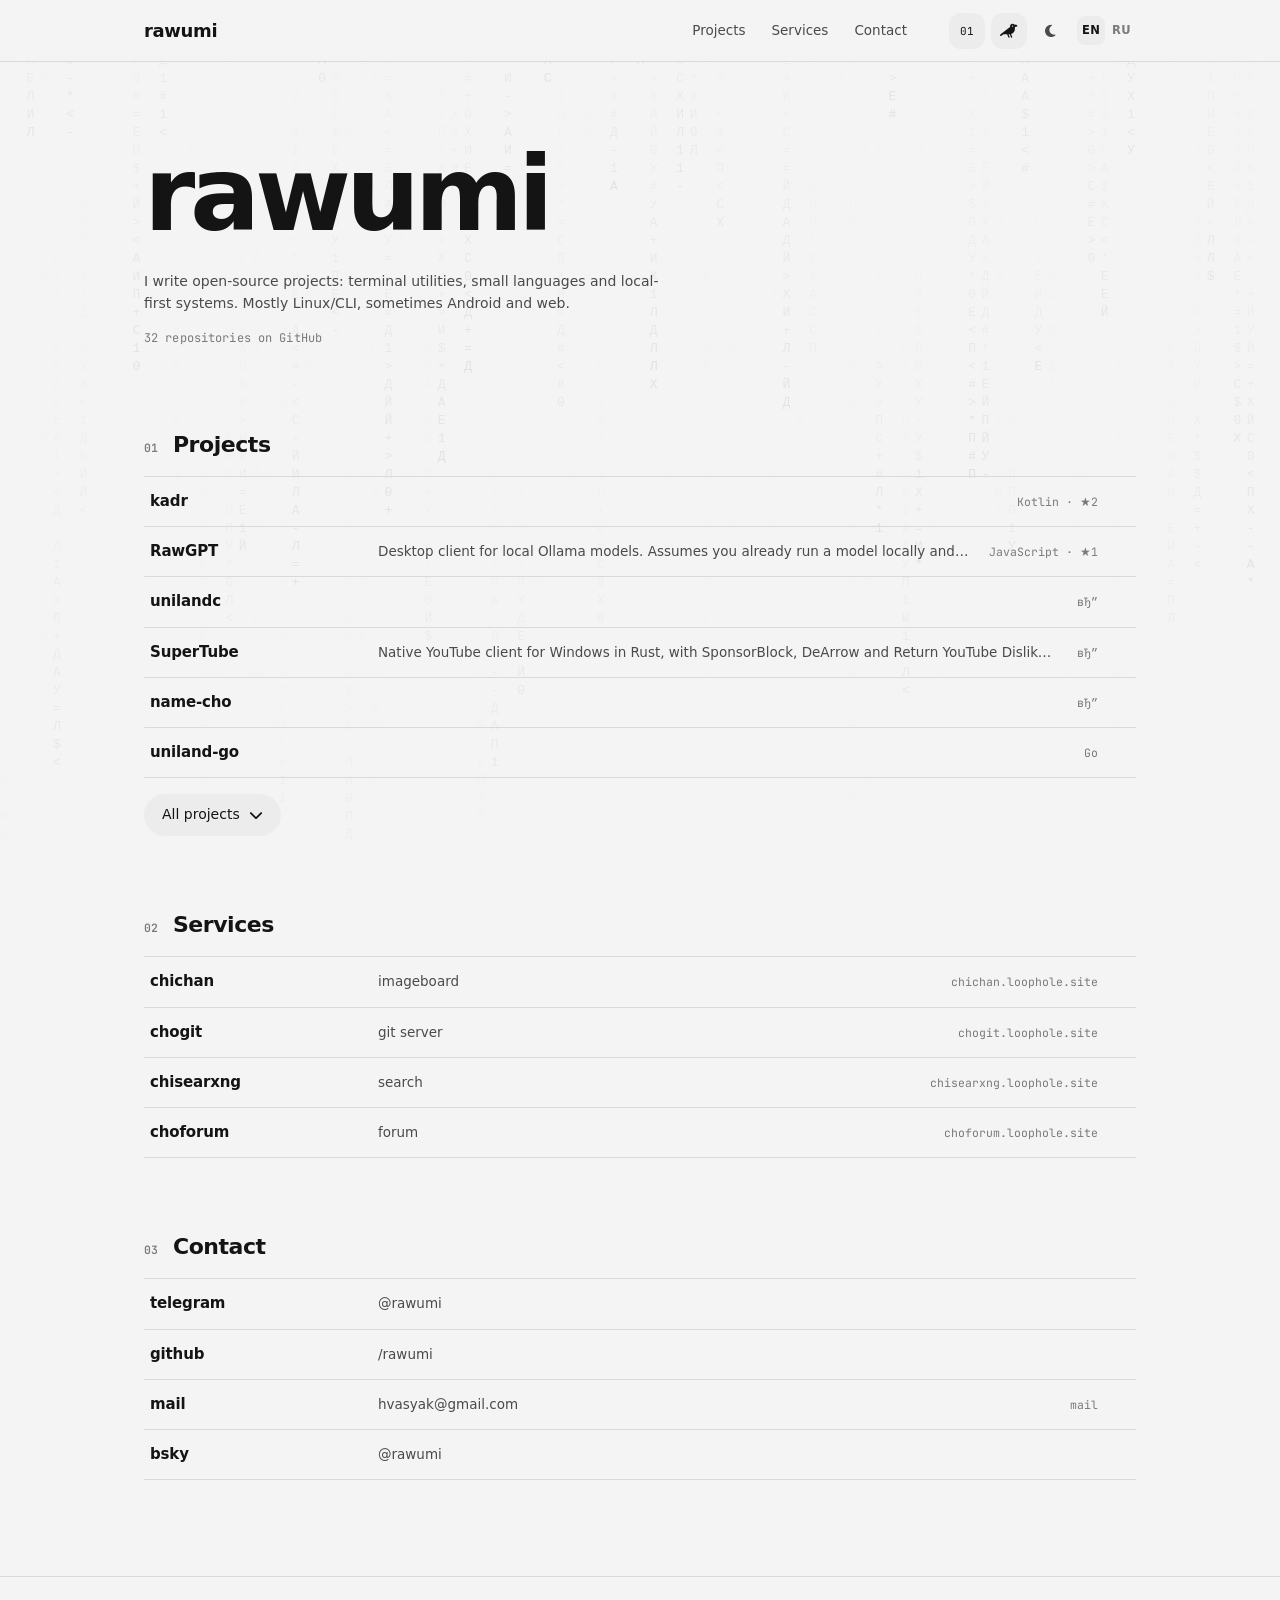
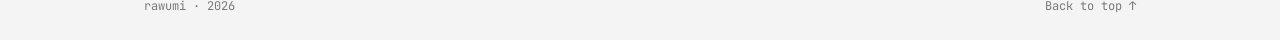
<file: index.html>
<!DOCTYPE html>
<html lang="en">
<head>
<meta charSet="utf-8"/>
<meta name="viewport" content="width=device-width, initial-scale=1"/>
<title>@rawumi</title>
<meta name="description" content="rawumi — projects, services and links."/>
<meta name="theme-color" content="#0f0f0f" media="(prefers-color-scheme: dark)"/>
<meta name="theme-color" content="#f4f4f4" media="(prefers-color-scheme: light)"/>
<link rel="icon" href="assets/favicon.svg" type="image/svg+xml"/>
<link rel="stylesheet" href="assets/jetbrains-mono.css?v=1795276804"/>
<link rel="stylesheet" href="assets/fontawesome-subset.css?v=1795276804"/>
<link rel="stylesheet" href="assets/fx.css?v=1795276804"/>
<link rel="stylesheet" href="assets/m3.css?v=1795276804"/>
</head>
<body id="top">

<canvas class="rain" id="rain" aria-hidden="true"></canvas>

<header class="site-head">
<div class="wrap head-inner">
<a class="brand" href="index.html">rawumi</a>
<nav class="head-links" id="siteNav" aria-label="Sections"></nav>
<div class="head-actions">
<button class="icon-btn" id="matrixBtn" type="button" aria-pressed="true" aria-label="Matrix rain" title="Matrix rain"><span class="mono">01</span></button>
<button class="icon-btn" id="particlesBtn" type="button" aria-pressed="true" aria-label="Click particles" title="Click particles"><i class="fas fa-wand-magic-sparkles"></i></button>
<button class="icon-btn" id="themeBtn" type="button" aria-label="Theme" title="Theme"><i class="fas fa-moon"></i></button>
<div class="lang" id="langSeg" role="group" aria-label="Language">
<button type="button" data-lang="en">EN</button>
<button type="button" data-lang="ru">RU</button>
</div>
</div>
</div>
</header>

<main class="wrap">
<section class="hero">
<h1 class="hero-title" id="heroHandle">rawumi</h1>
<p class="hero-lead" id="heroTagline"></p>
<p class="hero-meta mono" id="heroMeta"></p>
</section>

<section class="sec" id="projects">
<h2 class="sec-title"><span class="idx mono">01</span><span data-i18n="projectsTitle">Projects</span></h2>
<ul class="rows" id="projectsGrid"></ul>
<div class="more" id="viewMoreWrap"></div>
</section>

<section class="sec" id="services">
<h2 class="sec-title"><span class="idx mono">02</span><span data-i18n="servicesTitle">Services</span></h2>
<ul class="rows" id="servicesGrid"></ul>
</section>

<section class="sec" id="contact">
<h2 class="sec-title"><span class="idx mono">03</span><span data-i18n="contactTitle">Contact</span></h2>
<ul class="rows" id="contactGrid"></ul>
</section>
</main>

<footer class="foot">
<div class="wrap foot-inner">
<span class="mono">rawumi · <span id="year">2026</span></span>
<a class="mono foot-up" href="#top"><span data-i18n="backTop">Back to top</span> ↑</a>
</div>
</footer>

<nav class="dock" id="dock" aria-label="Sections"></nav>

<script src="data.js?v=1795276804"></script>
<script src="app.js?v=1795276804"></script>
<script src="assets/fx.js?v=1795276804"></script>
<script type="module" src="assets/matrix-boot.js?v=1795276804"></script>
</body>
</html>
</file>
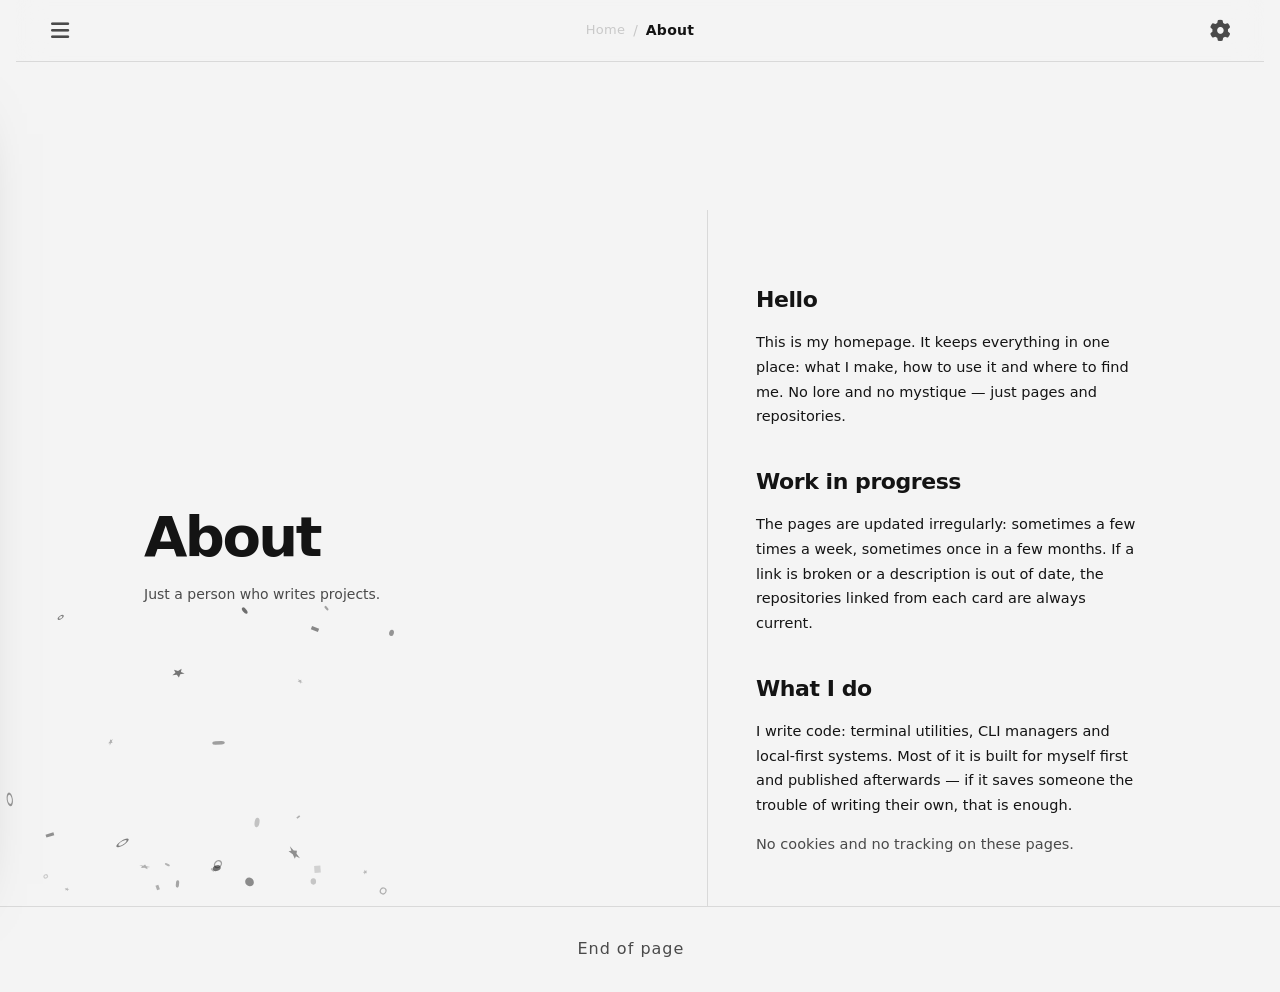
<file: about.html>
<!DOCTYPE html>
<html lang="en">
<head>
<meta charSet="utf-8"/>
<meta name="viewport" content="width=device-width, initial-scale=1"/>
<title>about · rawumi</title>
<meta name="description" content="the person behind these pages."/>
<link rel="icon" href="assets/favicon.svg" type="image/svg+xml"/>
<link rel="stylesheet" href="assets/jetbrains-mono.css?v=1795276803"/>
<link rel="stylesheet" href="assets/fontawesome-subset.css?v=1795276803"/>
<link rel="stylesheet" href="assets/style.css?v=1795276803"/>
<link rel="stylesheet" href="assets/docs.css?v=1795276803"/>
<link rel="stylesheet" href="assets/fx.css?v=1795276803"/>
<link rel="stylesheet" href="assets/m3.css?v=1795276803"/>
</head>
<body>
<div class="SideNav-module__W2m5EW__overlay" id="sideOverlay" aria-hidden="true"></div>
<aside class="SideNav-module__W2m5EW__sideNav" id="sideNav">
<nav class="SideNav-module__W2m5EW__navList" id="sideNavList"></nav>
</aside>
<div class="TopBar-module__hfKmSa__topBar">
<div class="TopBar-module__hfKmSa__leftSlot">
<div class="TopBar-module__hfKmSa__settingsBtnWrap">
<button class="TopBar-module__hfKmSa__settingsBtn" id="navBtn" aria-label="Open navigation"><i class="fas fa-bars"></i></button>
<span class="TopBar-module__hfKmSa__tooltip TopBar-module__hfKmSa__tooltipRight" data-i18n="navigation">Navigation</span>
</div>
</div>
<nav class="TopBar-module__hfKmSa__breadcrumb" aria-label="breadcrumb">
<span class="TopBar-module__hfKmSa__breadcrumbItem TopBar-module__hfKmSa__breadcrumbItemHidden"><a class="TopBar-module__hfKmSa__breadcrumbPrev" href="index.html" data-i18n="navHomeLabel">Home</a></span><span class="TopBar-module__hfKmSa__breadcrumbItem"><span class="TopBar-module__hfKmSa__breadcrumbSep">/</span><span class="TopBar-module__hfKmSa__breadcrumbCurrent" data-i18n="aboutTitle">About</span></span>
</nav>
<div class="TopBar-module__hfKmSa__rightControls">
<div class="TopBar-module__hfKmSa__settingsBtnWrap">
<button class="TopBar-module__hfKmSa__settingsBtn" id="settingsBtn" aria-label="Settings"><i class="fas fa-cog"></i></button>
<span class="TopBar-module__hfKmSa__tooltip" id="settingsTooltip" data-i18n="preferences">Preferences</span>
</div>
<div class="TopBar-module__hfKmSa__popup" id="settingsPopup">
<div class="TopBar-module__hfKmSa__popupSection">
<div class="TopBar-module__hfKmSa__popupTitle" data-i18n="theme">Theme</div>
<div class="TopBar-module__hfKmSa__optionRow">
<button class="TopBar-module__hfKmSa__optionBtn js-theme-btn" data-theme="auto">Auto</button>
<button class="TopBar-module__hfKmSa__optionBtn js-theme-btn" data-theme="light" aria-label="Light"><i class="fas fa-sun"></i></button>
<button class="TopBar-module__hfKmSa__optionBtn js-theme-btn" data-theme="dark" aria-label="Dark"><i class="fas fa-moon"></i></button>
</div>
</div>
<div class="TopBar-module__hfKmSa__popupSection">
<div class="TopBar-module__hfKmSa__popupTitle" data-i18n="language">Language</div>
<div class="TopBar-module__hfKmSa__optionRow">
<button class="TopBar-module__hfKmSa__optionBtn js-lang-btn" data-lang="en">EN</button>
<button class="TopBar-module__hfKmSa__optionBtn js-lang-btn" data-lang="ru">RU</button>
</div>
</div>
<div class="TopBar-module__hfKmSa__popupSection">
<div class="TopBar-module__hfKmSa__popupTitle" data-i18n="effects">Effects</div>
<div class="TopBar-module__hfKmSa__optionRow">
<div class="TopBar-module__hfKmSa__settingsBtnWrap">
<button class="TopBar-module__hfKmSa__optionBtn" id="particlesBtn" type="button" aria-label="Click particles"><i class="fas fa-wand-magic-sparkles"></i></button>
<span class="TopBar-module__hfKmSa__tooltip" data-i18n="particles">Click particles</span>
</div>
</div>
</div>
</div>
</div>
</div>
<div class="page-module__E0kJGG__container"><main class="page-module__E0kJGG__main">
<div class="page-module__E0kJGG__introCol">
<h1 class="jelly-drop" data-i18n="aboutTitle">About</h1>
<p class="page-module__E0kJGG__tagline jelly-rise" data-i18n="aboutTagline"></p>
</div>
<div class="page-module__E0kJGG__heroDivider" aria-hidden="true"></div>
<div class="page-module__E0kJGG__prose jelly-rise">
<h2 data-i18n="aboutH1"></h2>
<p data-i18n="aboutP1"></p>
<h2 data-i18n="aboutH2"></h2>
<p data-i18n="aboutP2"></p>
<h2 data-i18n="aboutH3"></h2>
<p data-i18n="aboutP3"></p>
<p class="muted" data-i18n="aboutP4"></p>
</div>
</main>
<footer class="page-module__E0kJGG__footer">
<p id="animated-text"><span data-i18n="endOfPage">End of page</span><span aria-hidden="true" style="display:inline-flex"><span class="animated-dot" style="animation-delay:0s">.</span><span class="animated-dot" style="animation-delay:0.2s">.</span><span class="animated-dot" style="animation-delay:0.4s">.</span></span></p>
</footer>
</div>
<script src="data.js?v=1795276803"></script>
<script src="app.js?v=1795276803"></script>
<script src="assets/fx.js?v=1795276803"></script>
</body>
</html>
</file>
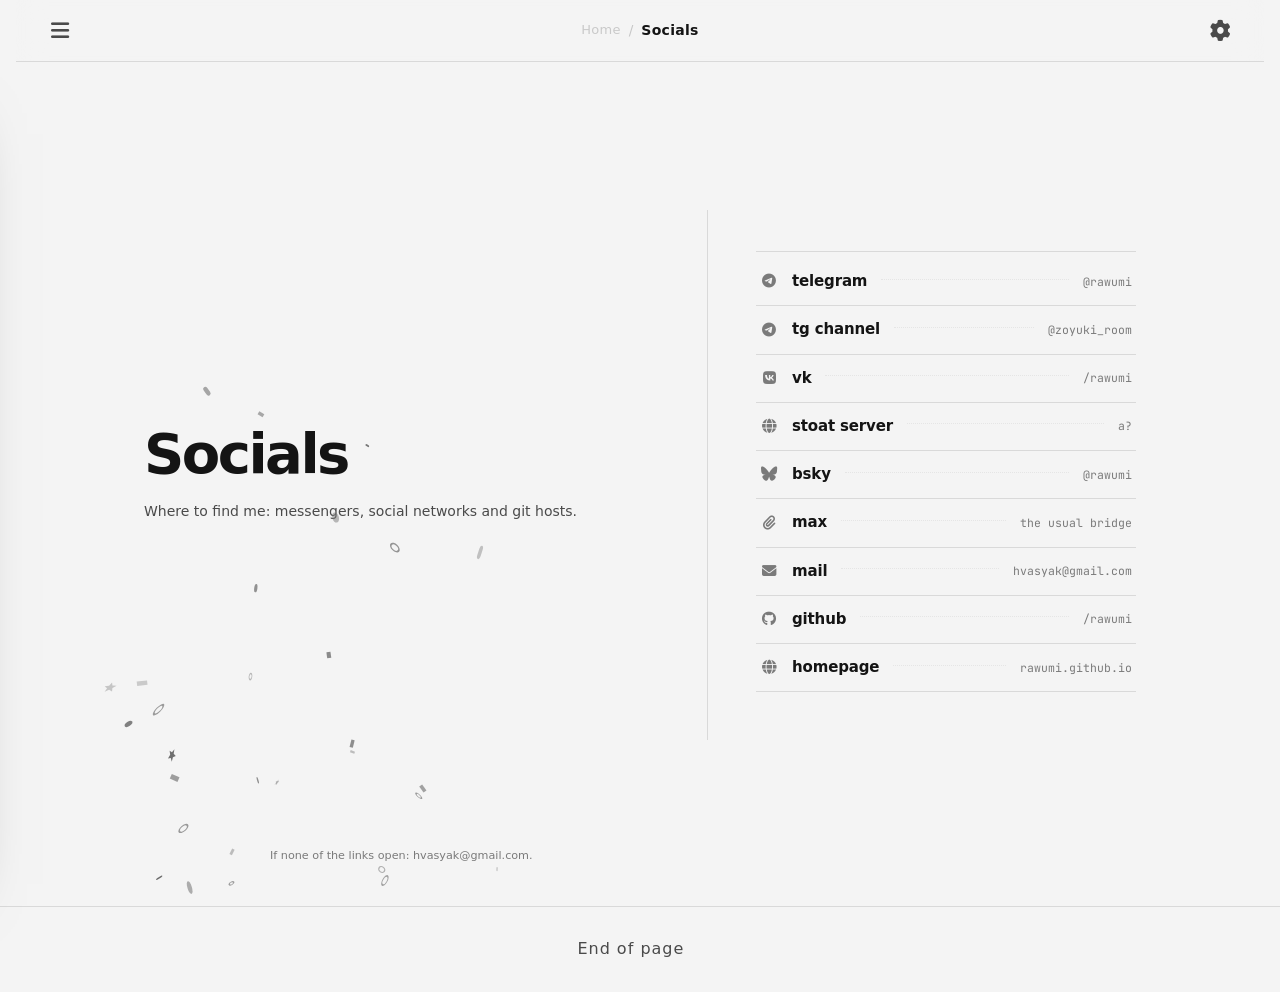
<file: socials.html>
<!DOCTYPE html>
<html lang="en">
<head>
<meta charSet="utf-8"/>
<meta name="viewport" content="width=device-width, initial-scale=1"/>
<title>socials · rawumi</title>
<meta name="description" content="where to find rawumi."/>
<link rel="icon" href="assets/favicon.svg" type="image/svg+xml"/>
<link rel="stylesheet" href="assets/jetbrains-mono.css?v=1795276803"/>
<link rel="stylesheet" href="assets/fontawesome-subset.css?v=1795276803"/>
<link rel="stylesheet" href="assets/style.css?v=1795276803"/>
<link rel="stylesheet" href="assets/docs.css?v=1795276803"/>
<link rel="stylesheet" href="assets/fx.css?v=1795276803"/>
<link rel="stylesheet" href="assets/m3.css?v=1795276803"/>
</head>
<body>
<div class="SideNav-module__W2m5EW__overlay" id="sideOverlay" aria-hidden="true"></div>
<aside class="SideNav-module__W2m5EW__sideNav" id="sideNav">
<nav class="SideNav-module__W2m5EW__navList" id="sideNavList"></nav>
</aside>
<div class="TopBar-module__hfKmSa__topBar">
<div class="TopBar-module__hfKmSa__leftSlot">
<div class="TopBar-module__hfKmSa__settingsBtnWrap">
<button class="TopBar-module__hfKmSa__settingsBtn" id="navBtn" aria-label="Open navigation"><i class="fas fa-bars"></i></button>
<span class="TopBar-module__hfKmSa__tooltip TopBar-module__hfKmSa__tooltipRight" data-i18n="navigation">Navigation</span>
</div>
</div>
<nav class="TopBar-module__hfKmSa__breadcrumb" aria-label="breadcrumb">
<span class="TopBar-module__hfKmSa__breadcrumbItem TopBar-module__hfKmSa__breadcrumbItemHidden"><a class="TopBar-module__hfKmSa__breadcrumbPrev" href="index.html" data-i18n="navHomeLabel">Home</a></span><span class="TopBar-module__hfKmSa__breadcrumbItem"><span class="TopBar-module__hfKmSa__breadcrumbSep">/</span><span class="TopBar-module__hfKmSa__breadcrumbCurrent" data-i18n="socialsTitle">Socials</span></span>
</nav>
<div class="TopBar-module__hfKmSa__rightControls">
<div class="TopBar-module__hfKmSa__settingsBtnWrap">
<button class="TopBar-module__hfKmSa__settingsBtn" id="settingsBtn" aria-label="Settings"><i class="fas fa-cog"></i></button>
<span class="TopBar-module__hfKmSa__tooltip" id="settingsTooltip" data-i18n="preferences">Preferences</span>
</div>
<div class="TopBar-module__hfKmSa__popup" id="settingsPopup">
<div class="TopBar-module__hfKmSa__popupSection">
<div class="TopBar-module__hfKmSa__popupTitle" data-i18n="theme">Theme</div>
<div class="TopBar-module__hfKmSa__optionRow">
<button class="TopBar-module__hfKmSa__optionBtn js-theme-btn" data-theme="auto">Auto</button>
<button class="TopBar-module__hfKmSa__optionBtn js-theme-btn" data-theme="light" aria-label="Light"><i class="fas fa-sun"></i></button>
<button class="TopBar-module__hfKmSa__optionBtn js-theme-btn" data-theme="dark" aria-label="Dark"><i class="fas fa-moon"></i></button>
</div>
</div>
<div class="TopBar-module__hfKmSa__popupSection">
<div class="TopBar-module__hfKmSa__popupTitle" data-i18n="language">Language</div>
<div class="TopBar-module__hfKmSa__optionRow">
<button class="TopBar-module__hfKmSa__optionBtn js-lang-btn" data-lang="en">EN</button>
<button class="TopBar-module__hfKmSa__optionBtn js-lang-btn" data-lang="ru">RU</button>
</div>
</div>
<div class="TopBar-module__hfKmSa__popupSection">
<div class="TopBar-module__hfKmSa__popupTitle" data-i18n="effects">Effects</div>
<div class="TopBar-module__hfKmSa__optionRow">
<div class="TopBar-module__hfKmSa__settingsBtnWrap">
<button class="TopBar-module__hfKmSa__optionBtn" id="particlesBtn" type="button" aria-label="Click particles"><i class="fas fa-wand-magic-sparkles"></i></button>
<span class="TopBar-module__hfKmSa__tooltip" data-i18n="particles">Click particles</span>
</div>
</div>
</div>
</div>
</div>
</div>
<div class="page-module__E0kJGG__container"><main class="page-module__E0kJGG__main">
<div class="page-module__E0kJGG__introCol">
<h1 class="jelly-drop" data-i18n="socialsTitle">Socials</h1>
<p class="page-module__E0kJGG__tagline jelly-rise" data-i18n="socialsTagline"></p>
</div>
<div class="page-module__E0kJGG__heroDivider" aria-hidden="true"></div>
<div class="page-module__E0kJGG__listCard jelly-rise" id="socialsList"></div>
<p class="page-module__E0kJGG__note" id="socialsNote"></p>
</main>
<footer class="page-module__E0kJGG__footer">
<p id="animated-text"><span data-i18n="endOfPage">End of page</span><span aria-hidden="true" style="display:inline-flex"><span class="animated-dot" style="animation-delay:0s">.</span><span class="animated-dot" style="animation-delay:0.2s">.</span><span class="animated-dot" style="animation-delay:0.4s">.</span></span></p>
</footer>
</div>
<script src="data.js?v=1795276803"></script>
<script src="app.js?v=1795276803"></script>
<script src="assets/fx.js?v=1795276803"></script>
</body>
</html>
</file>
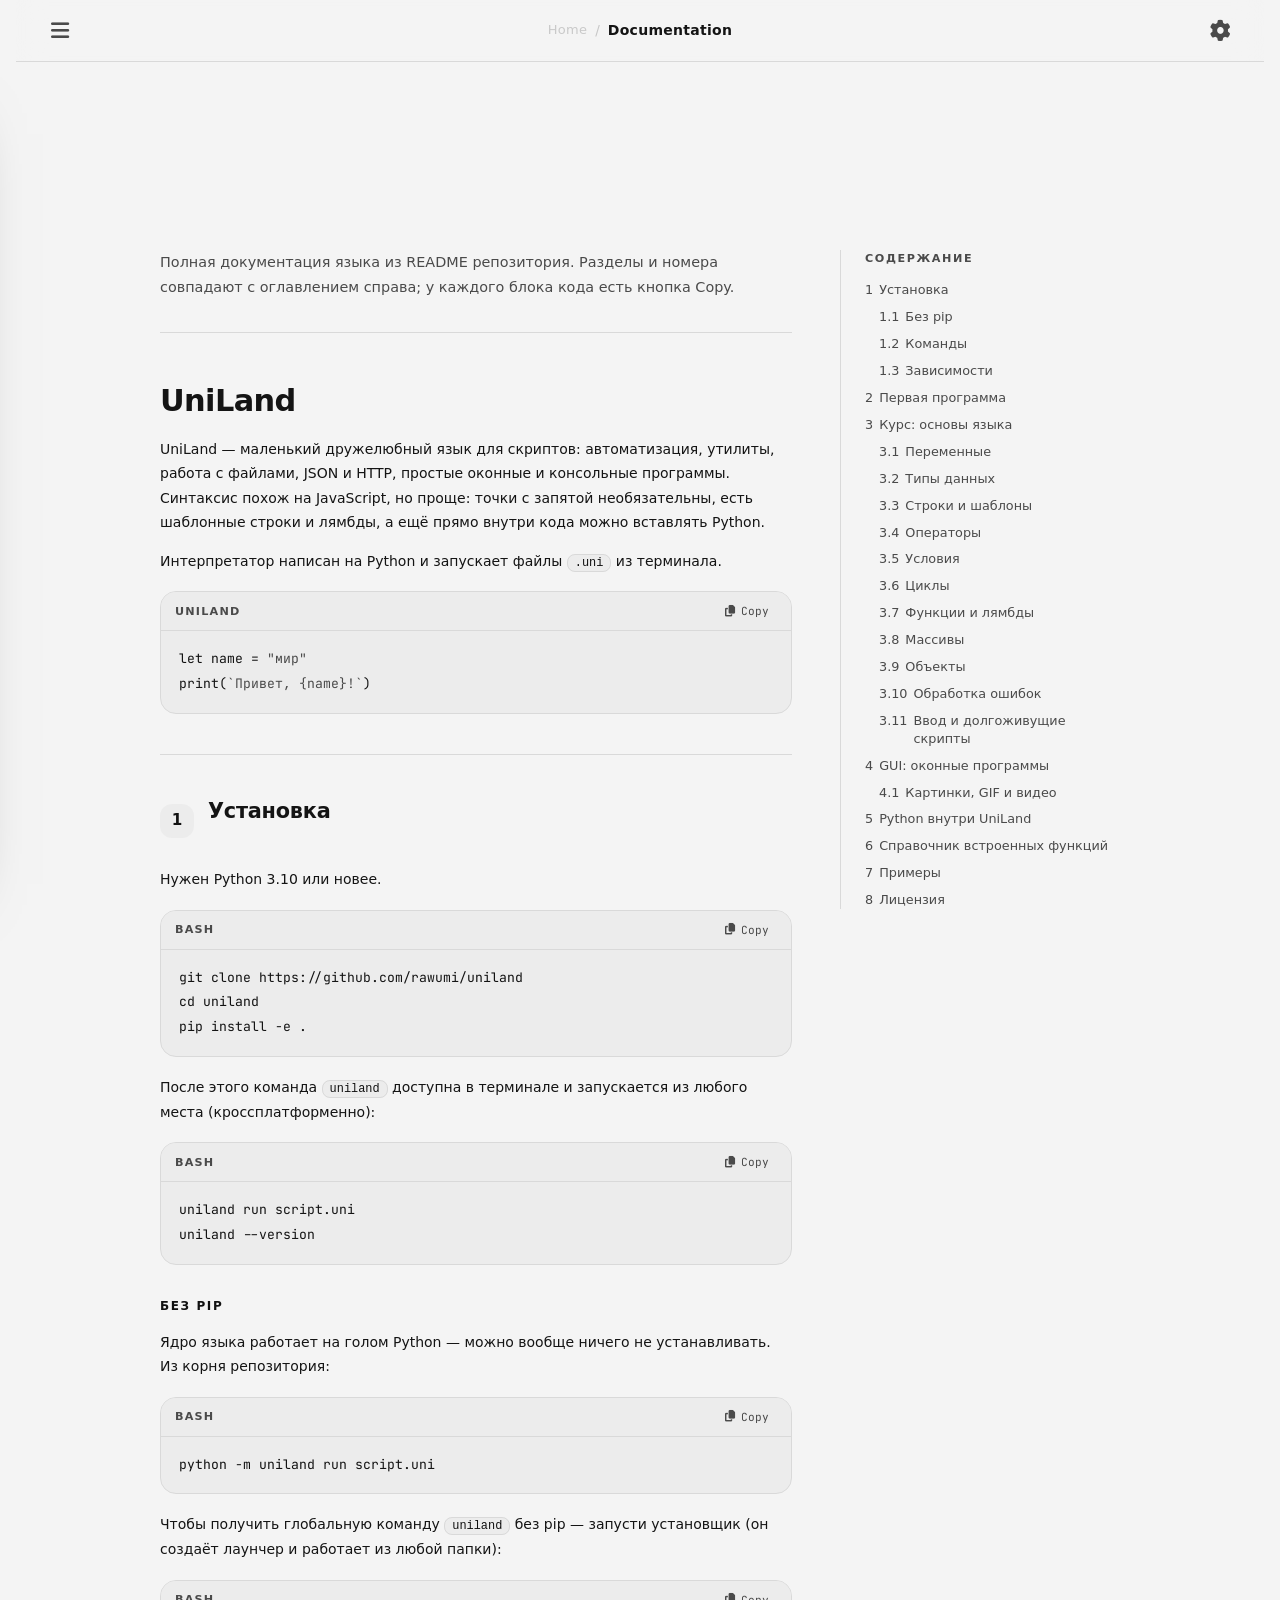
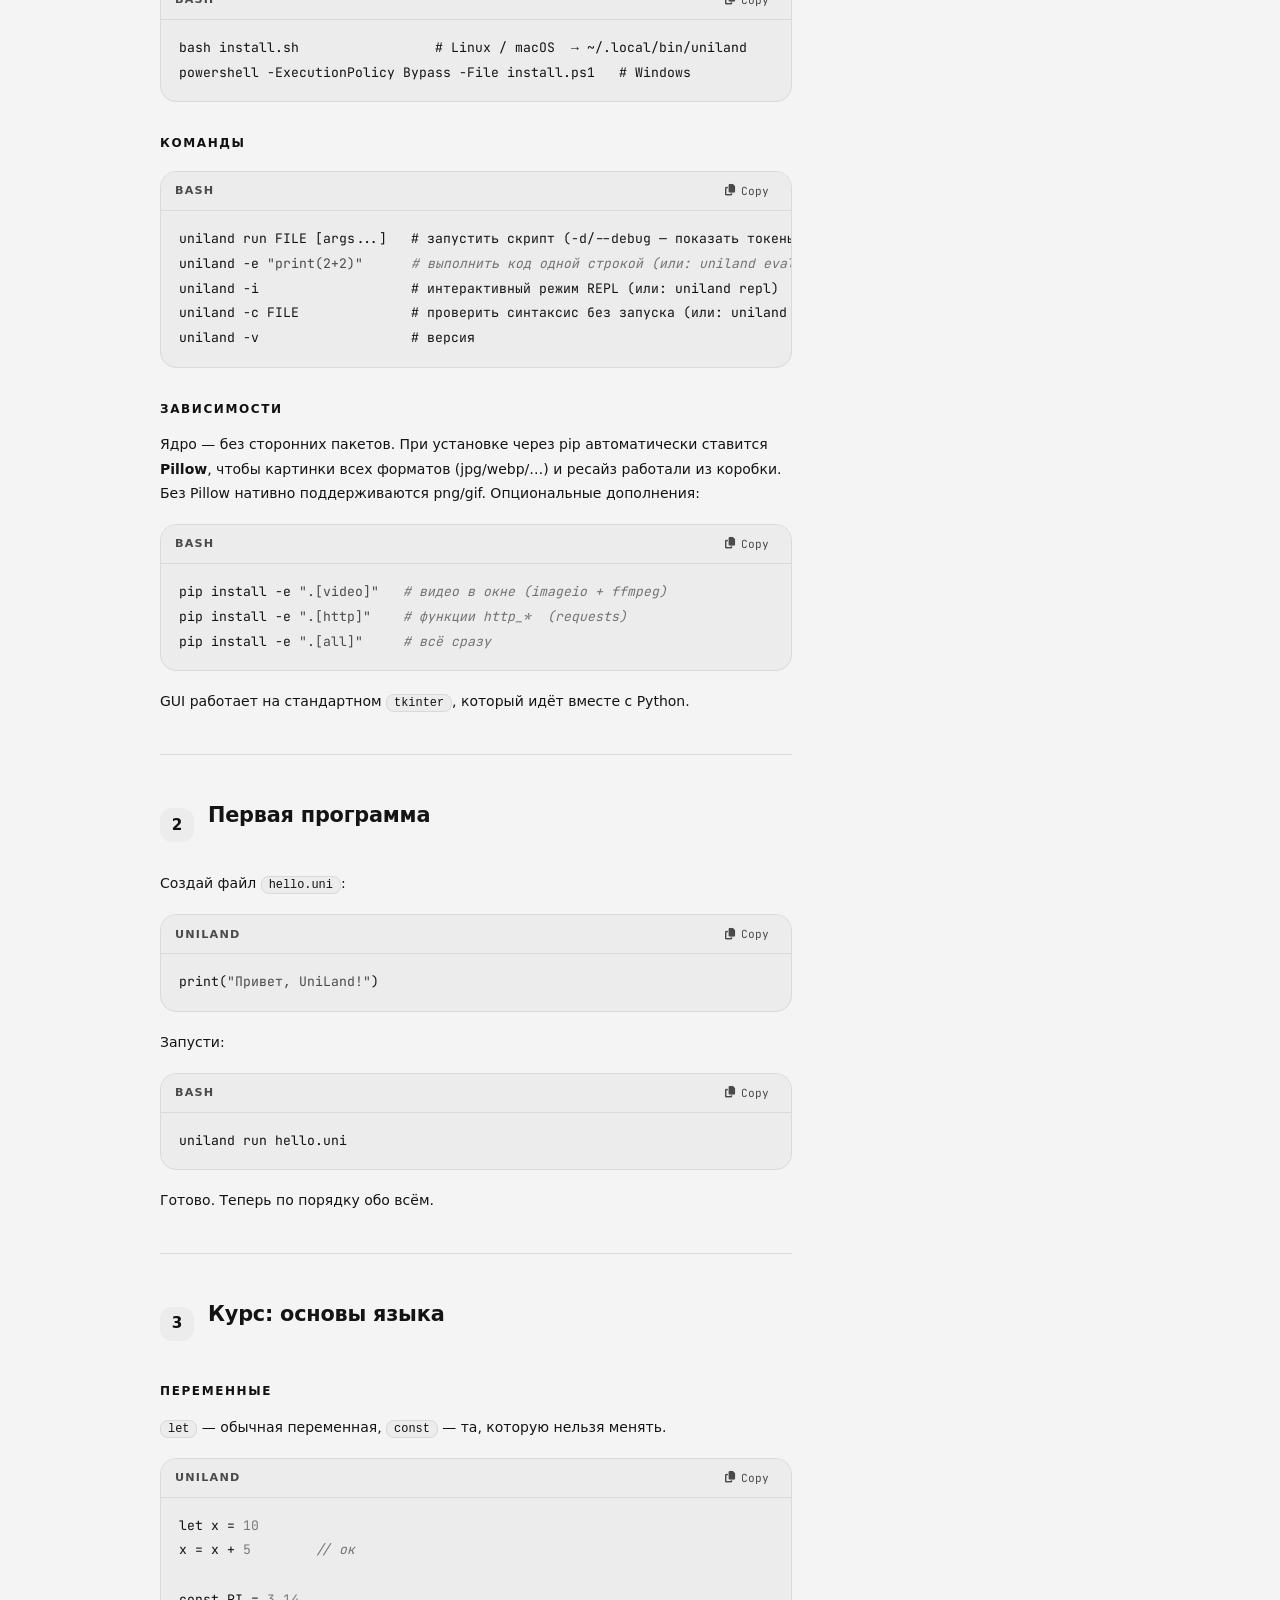
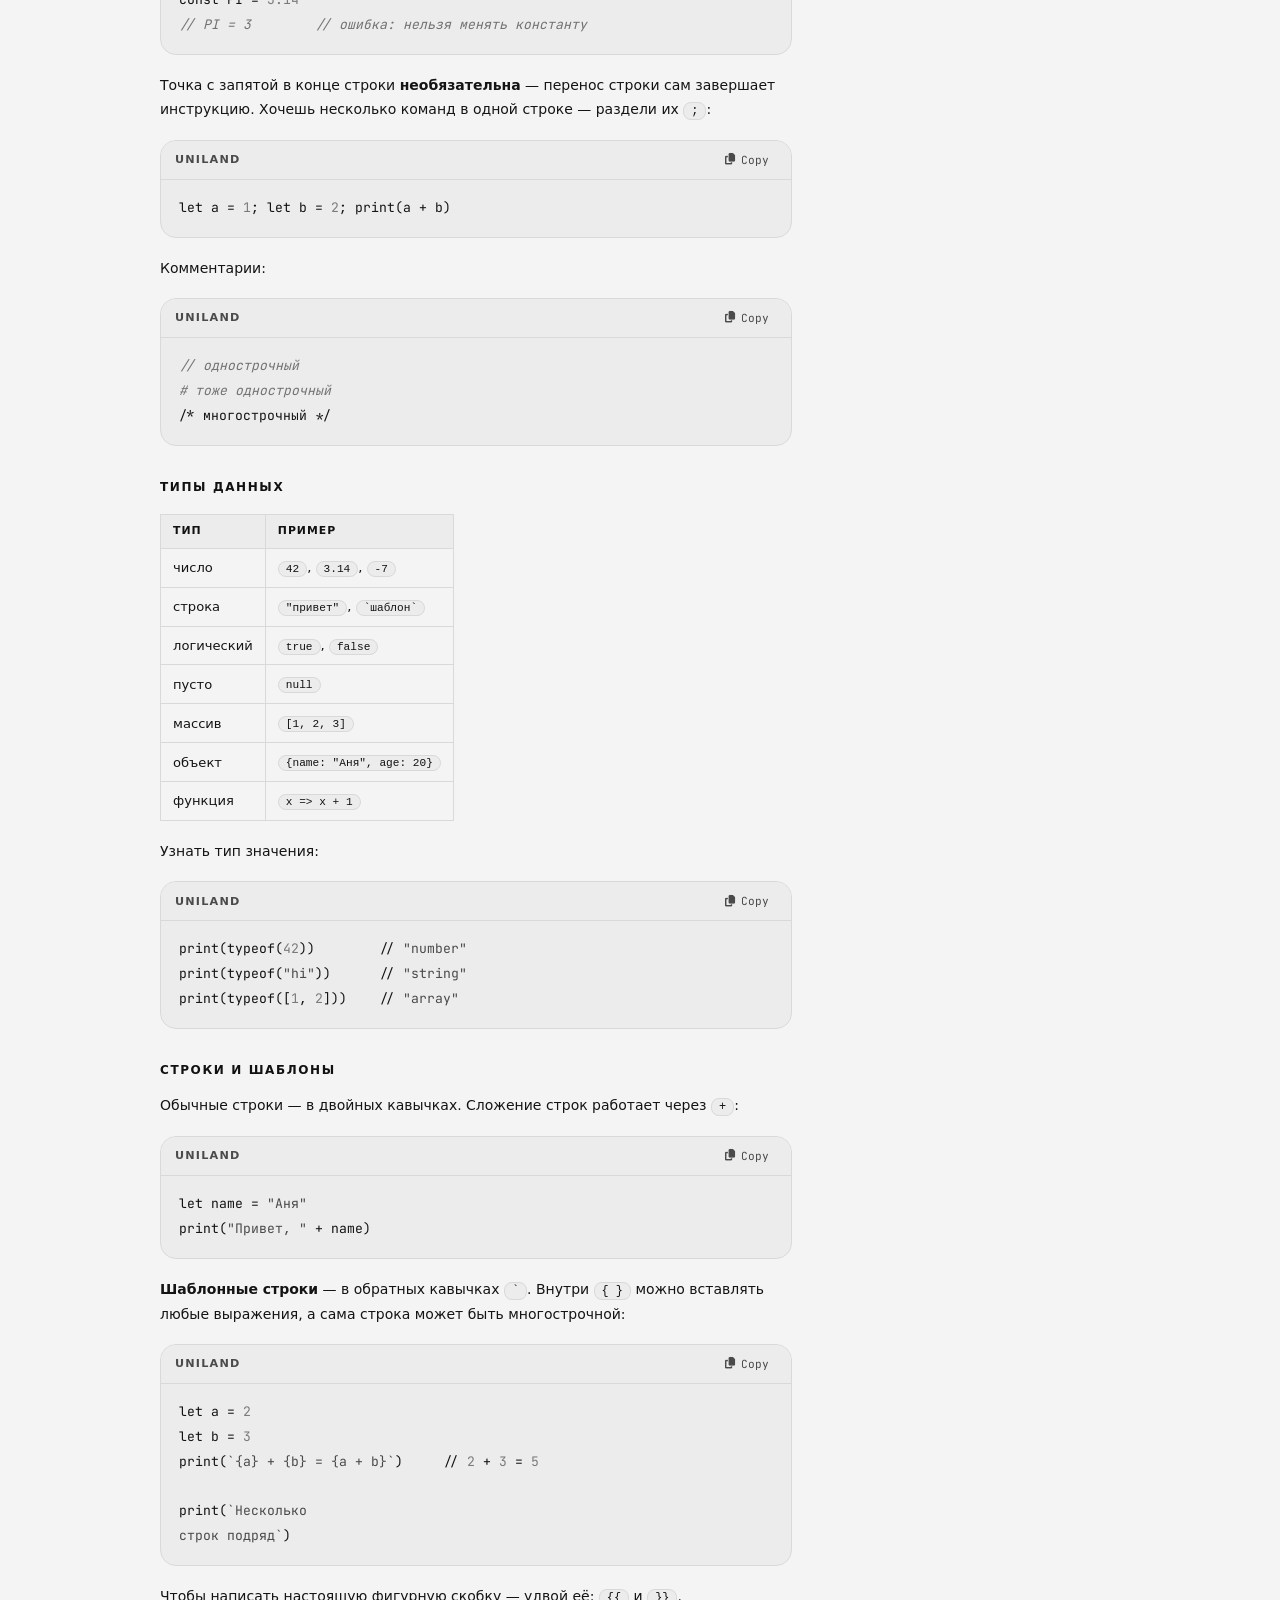
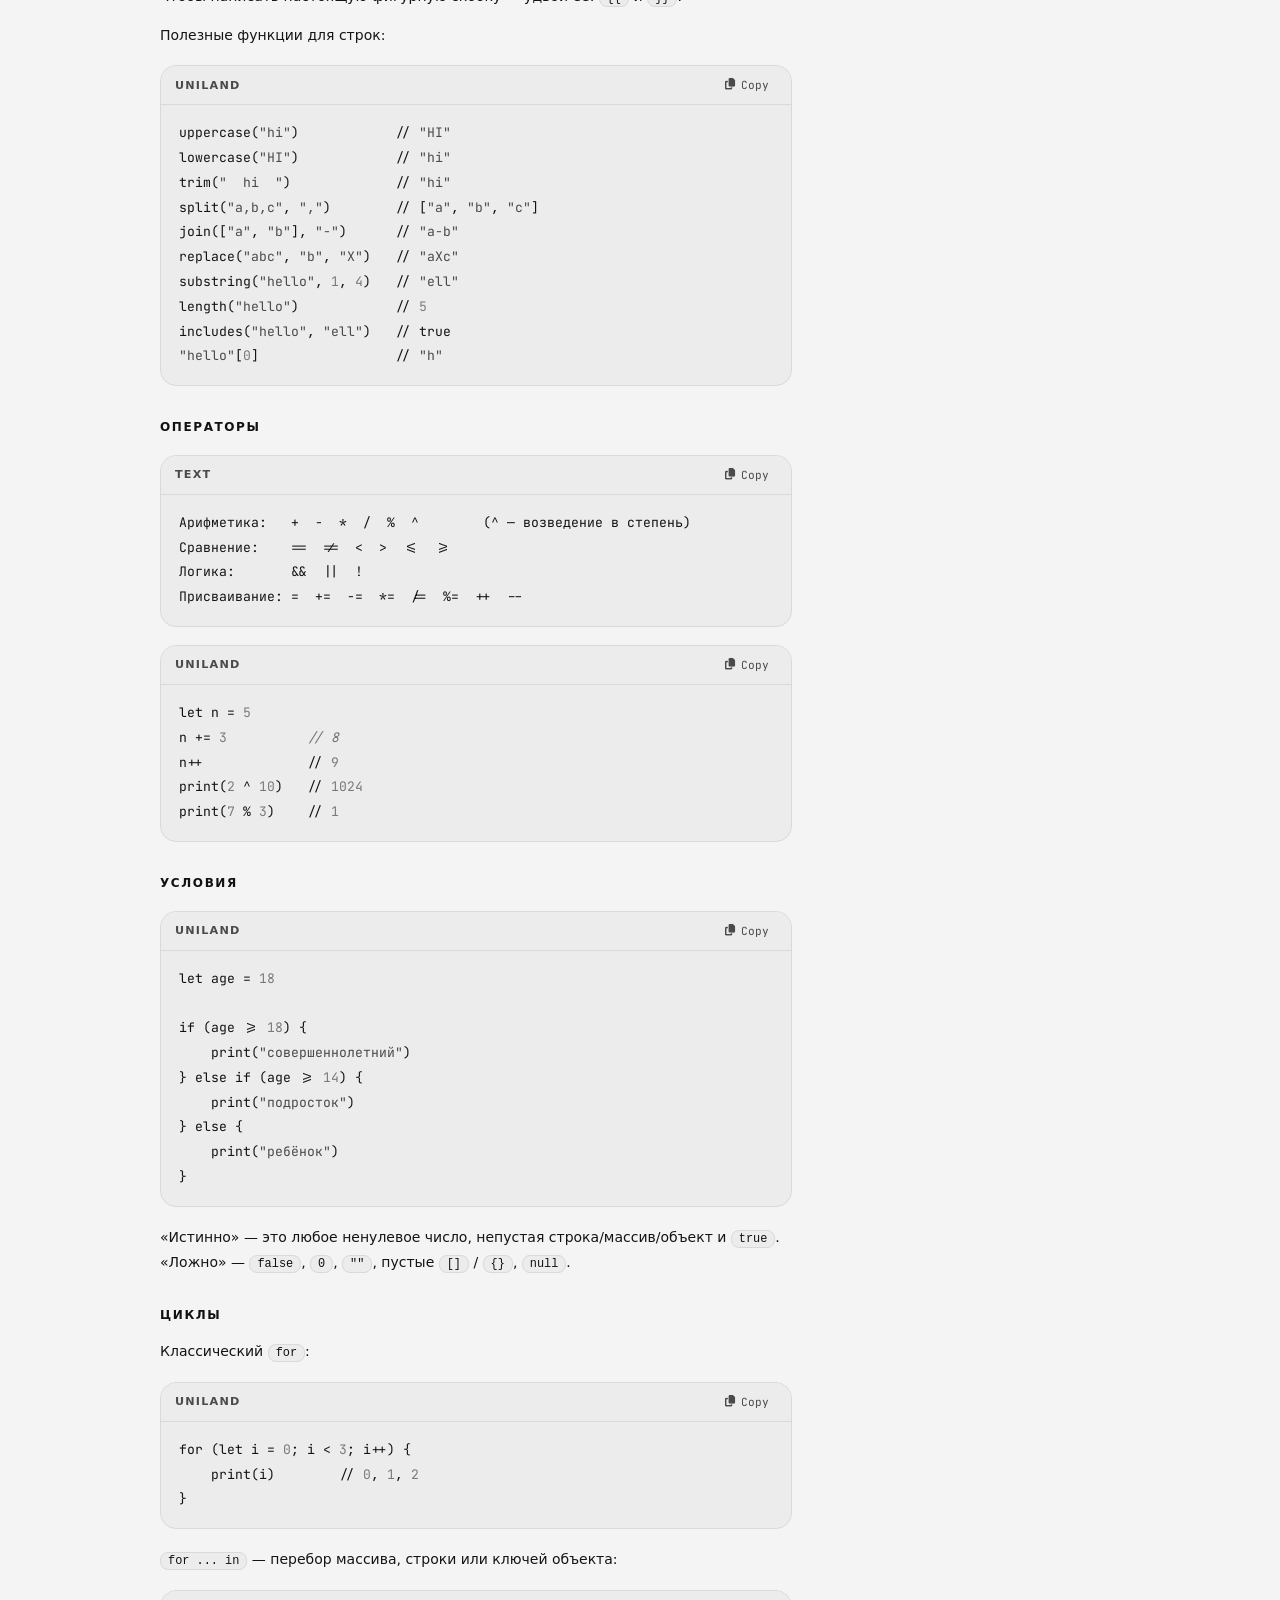
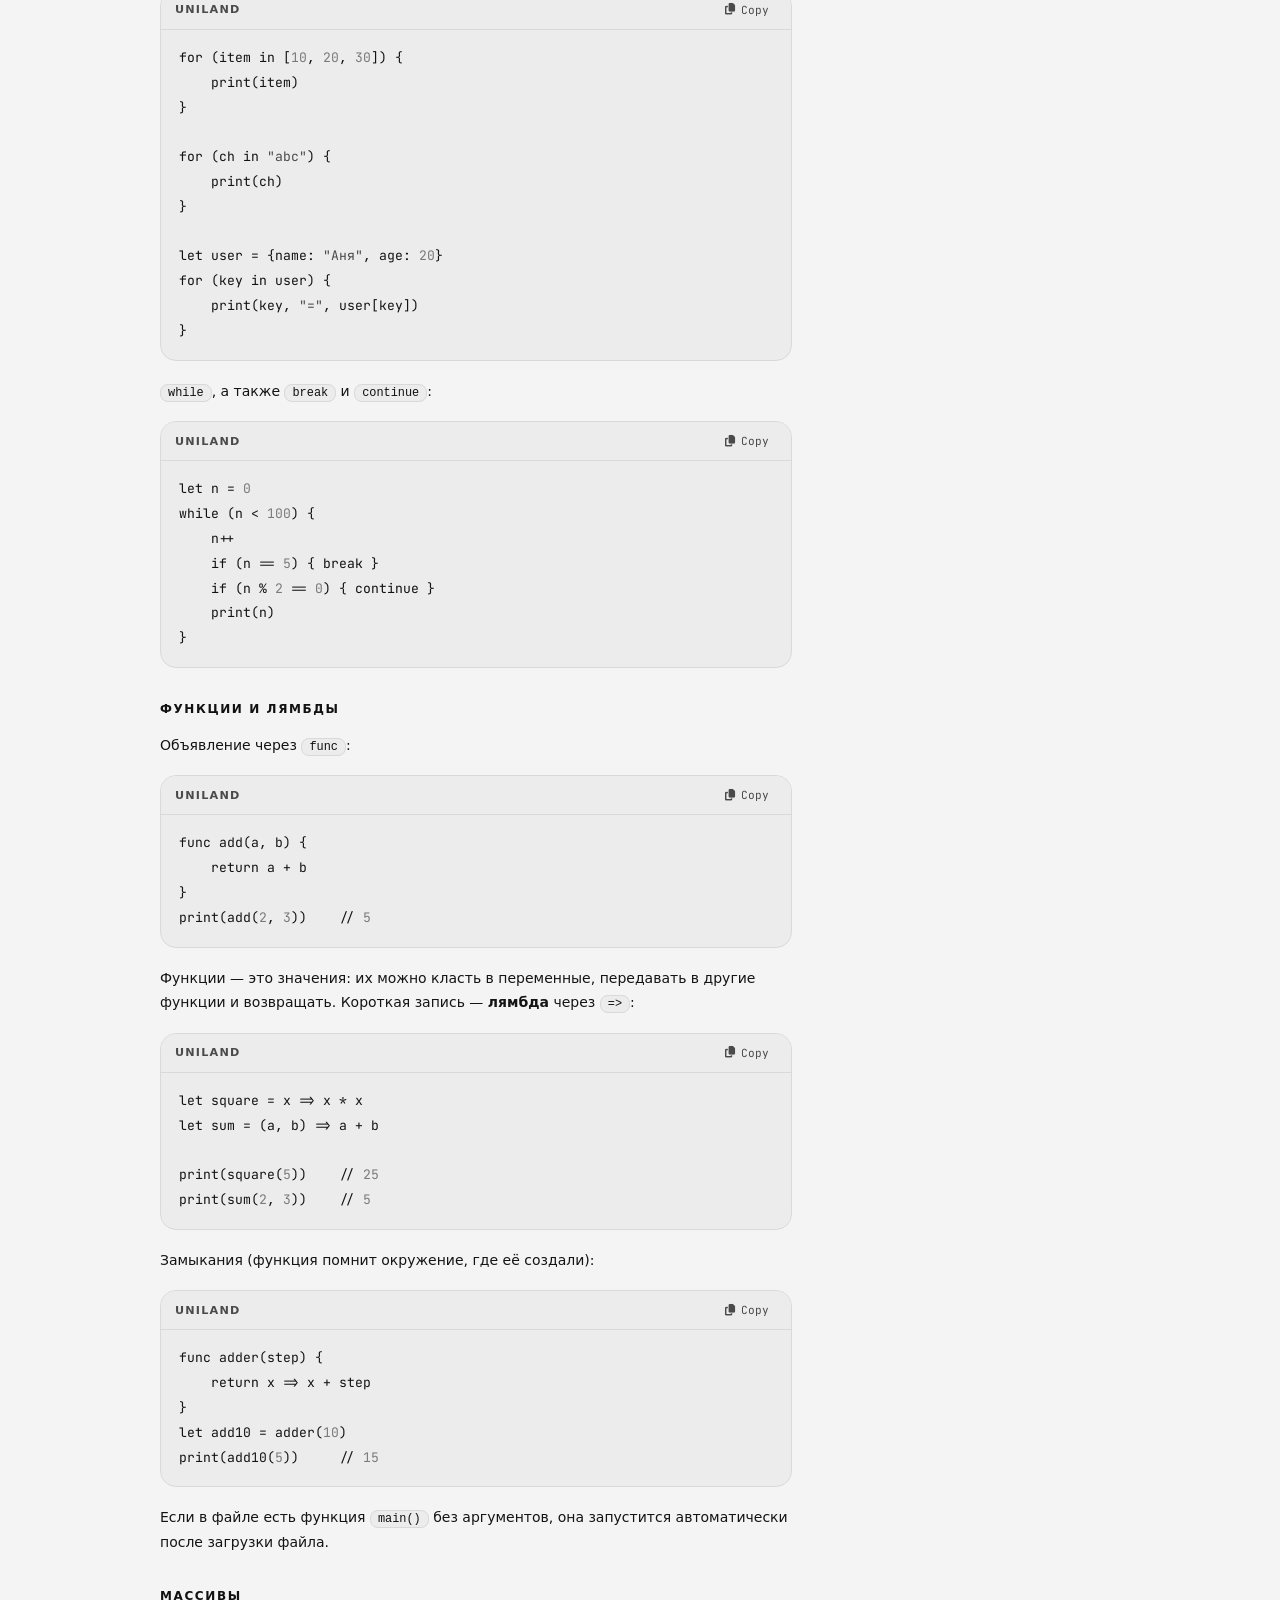
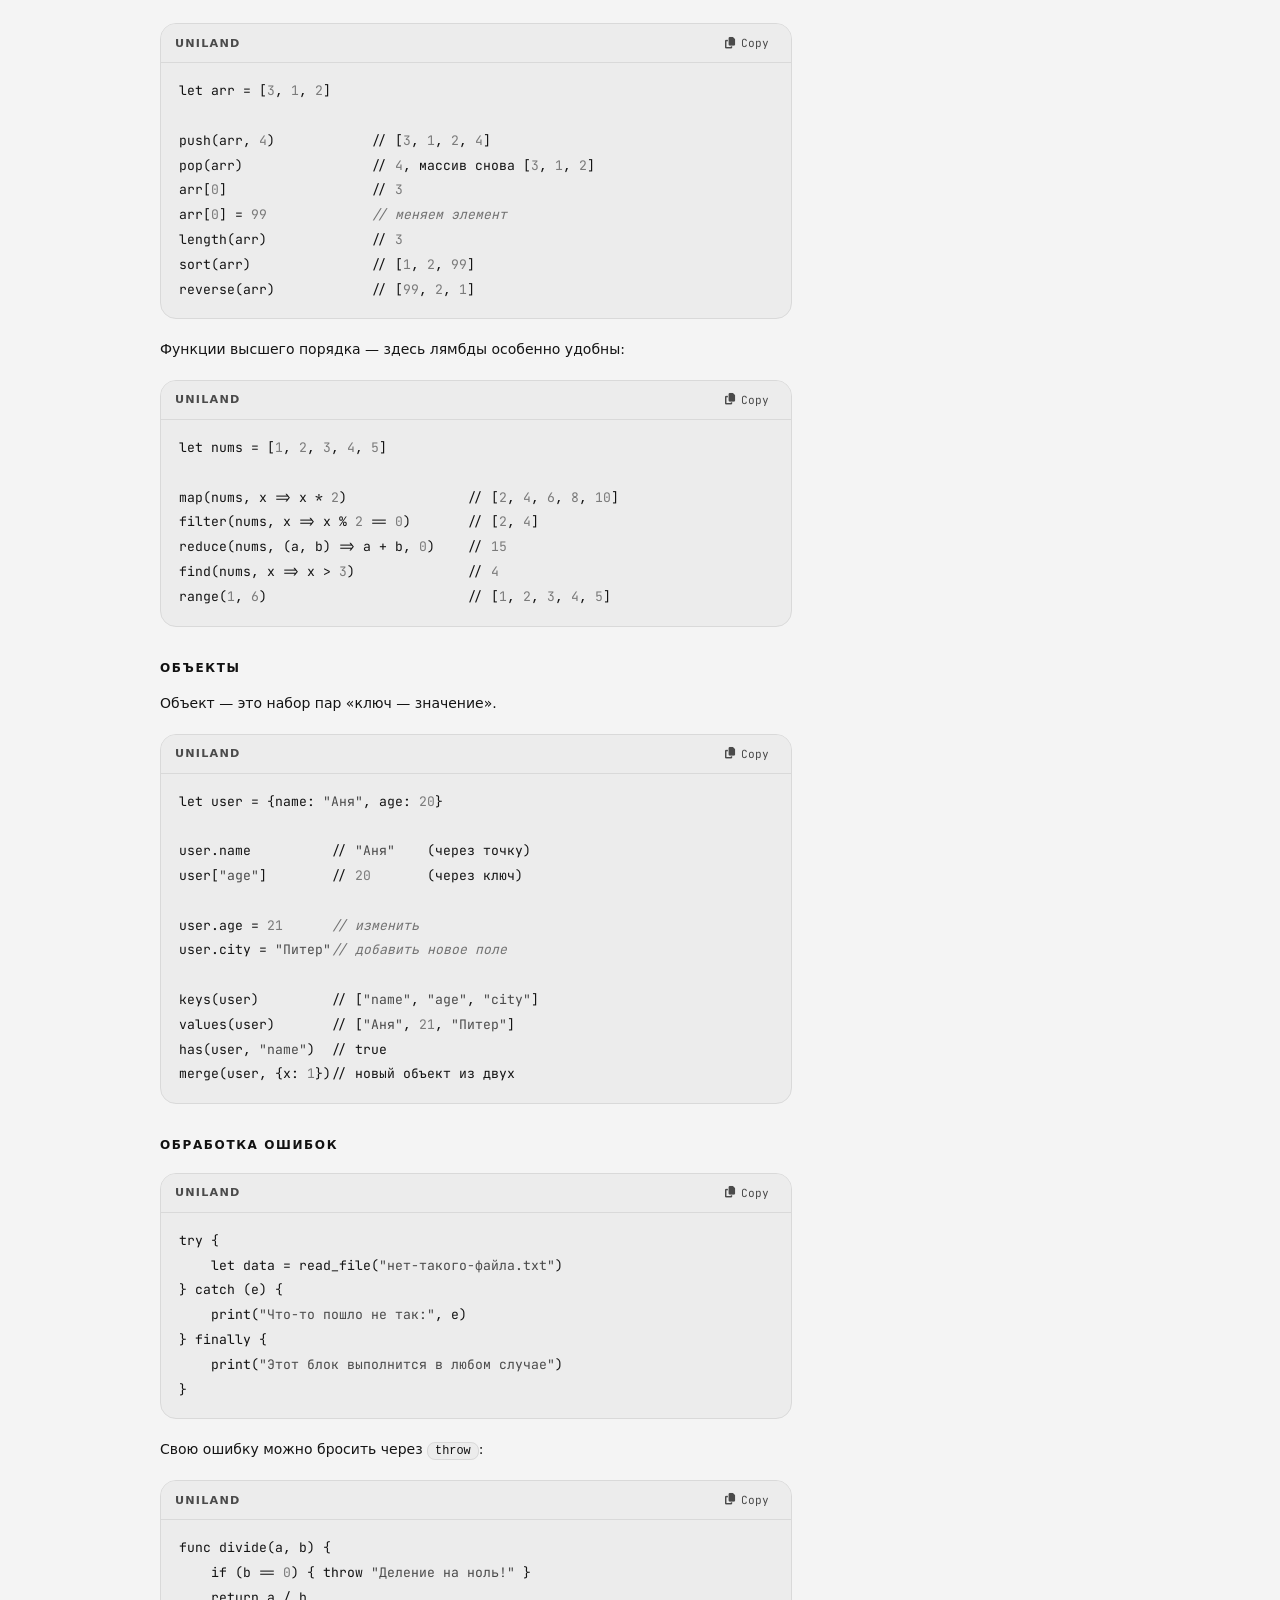
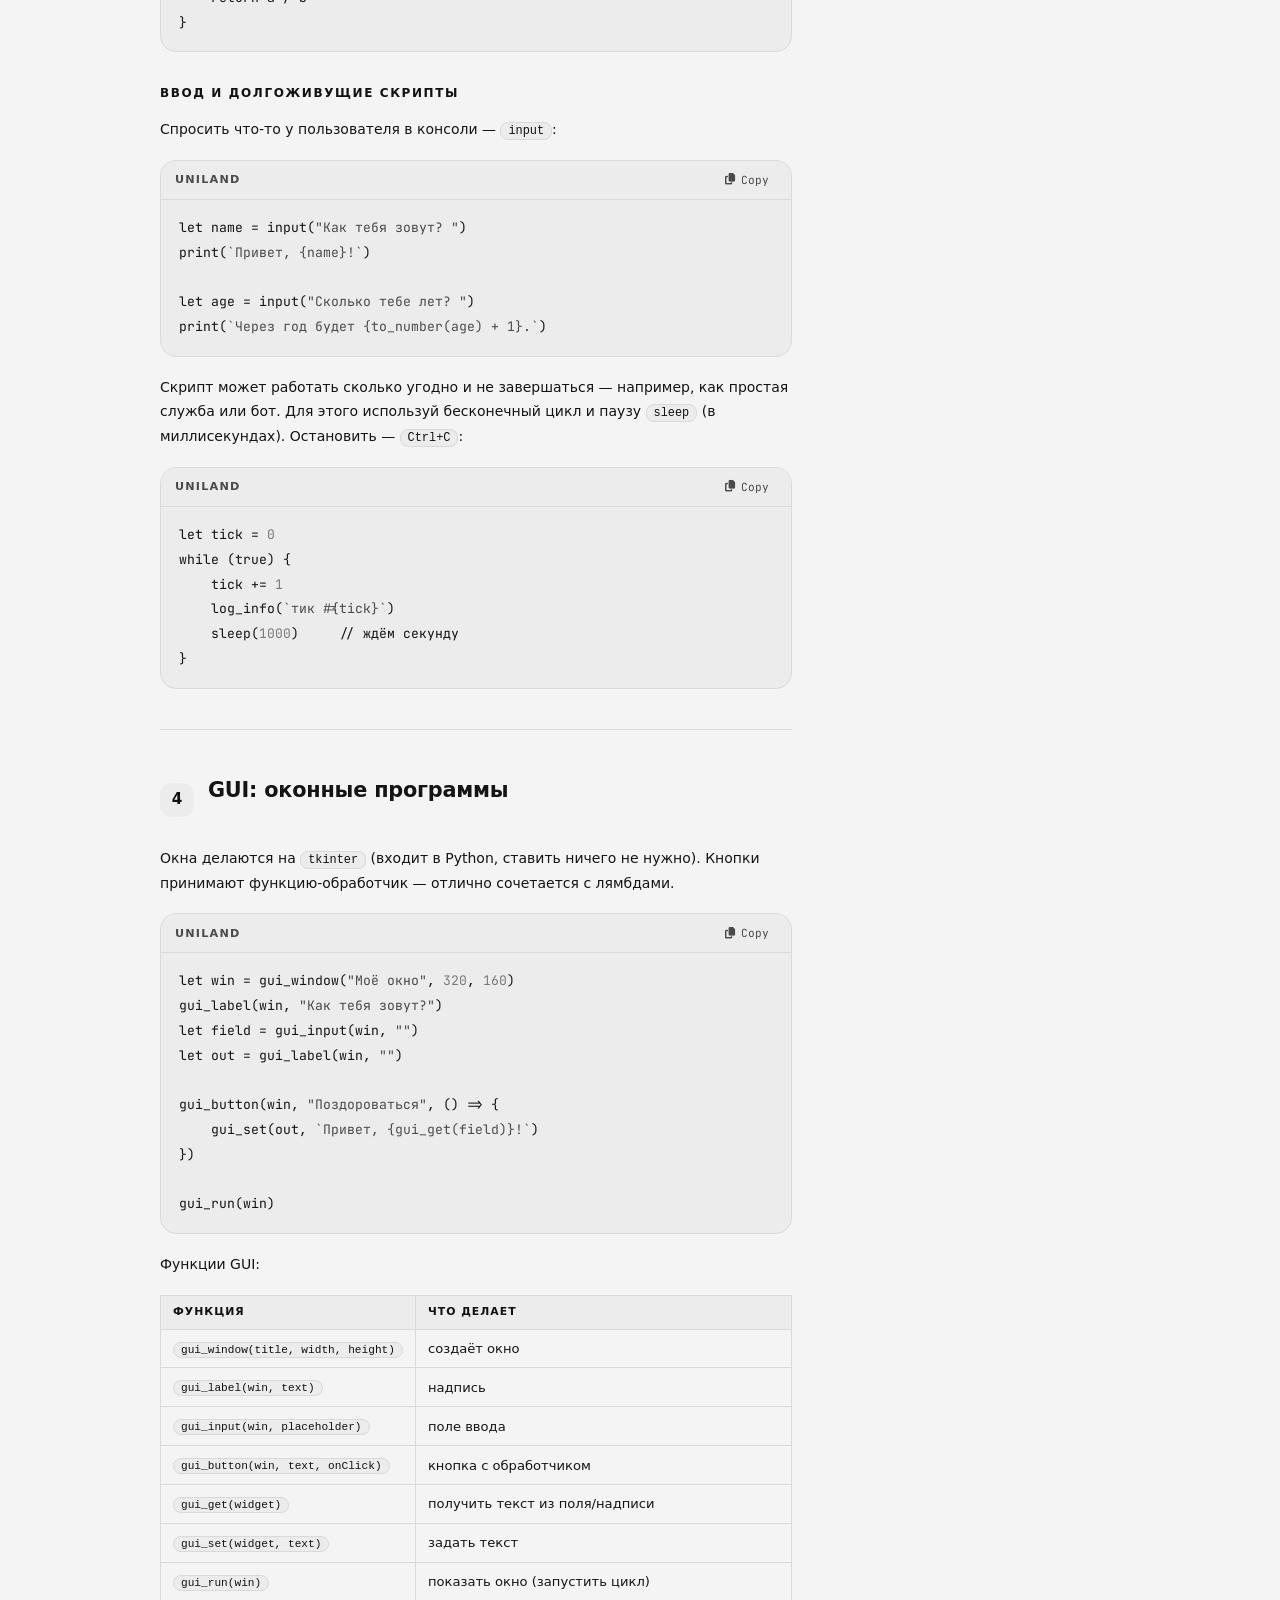
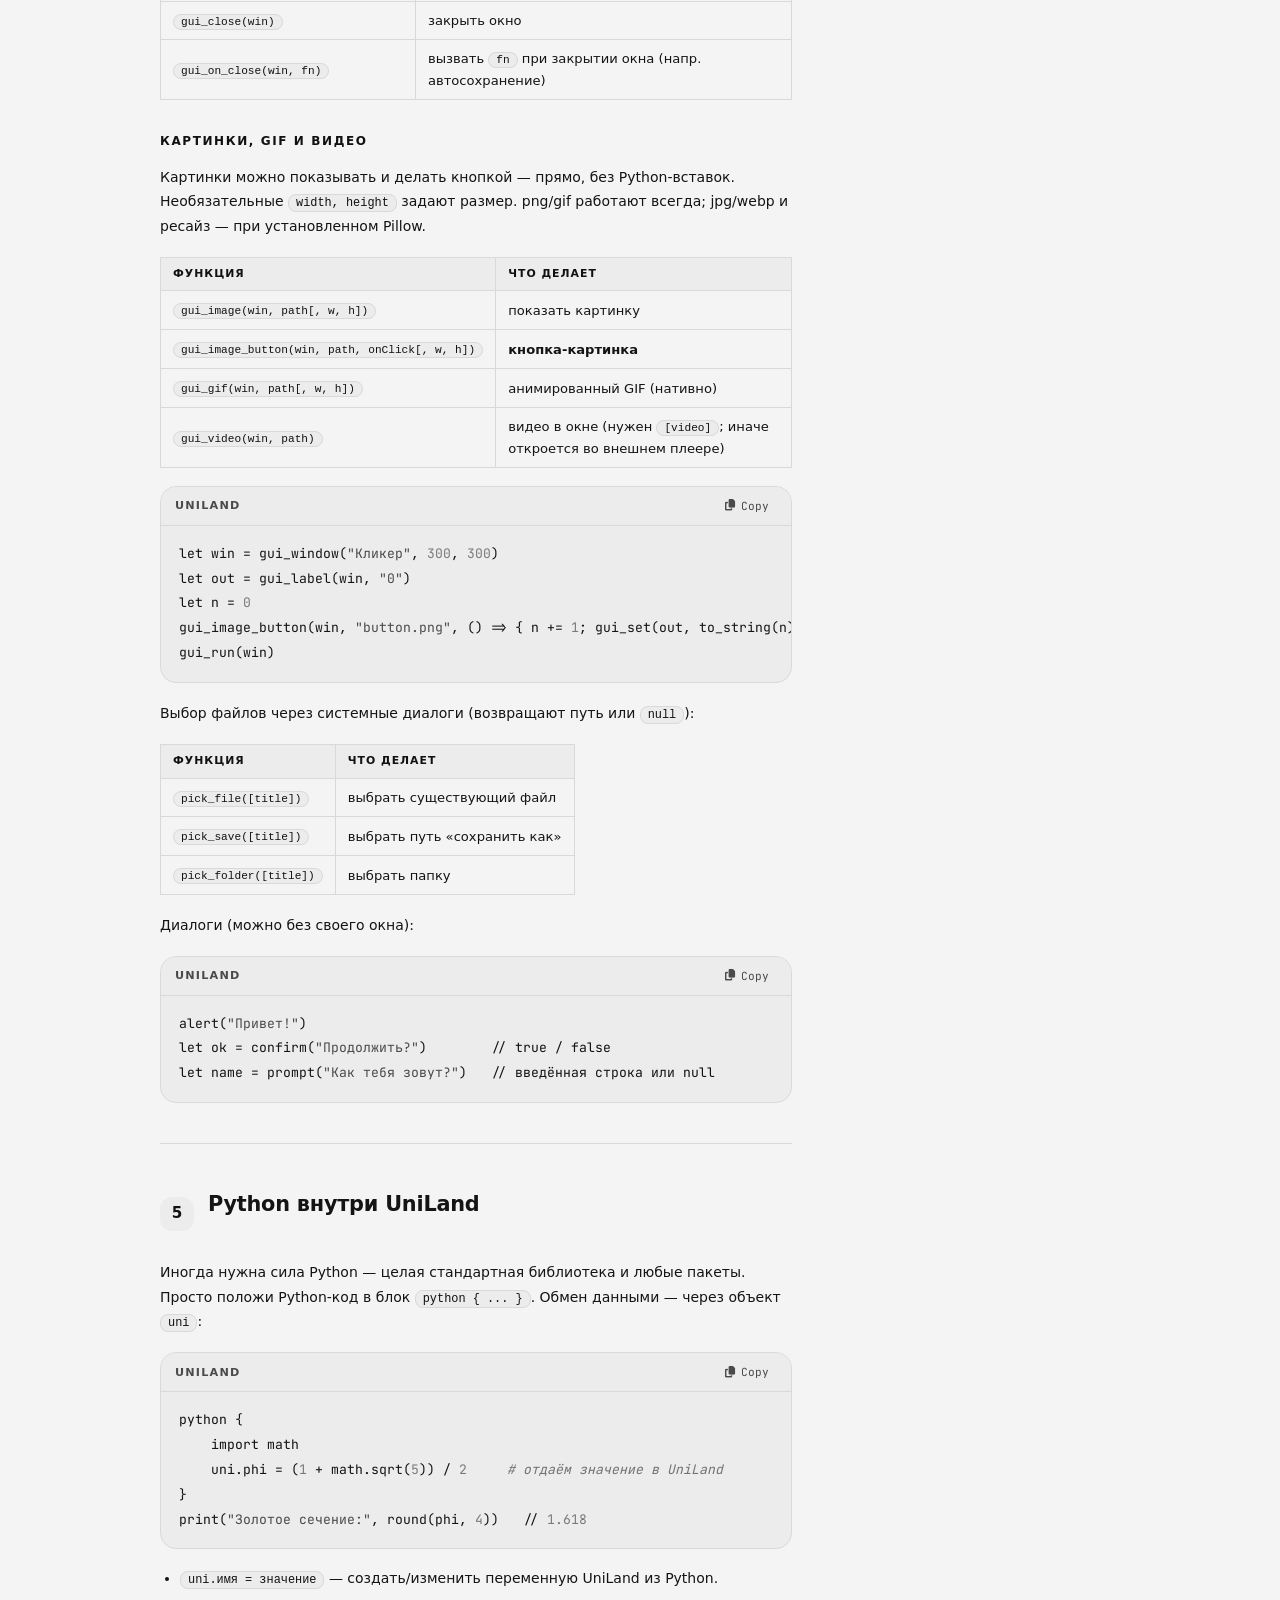
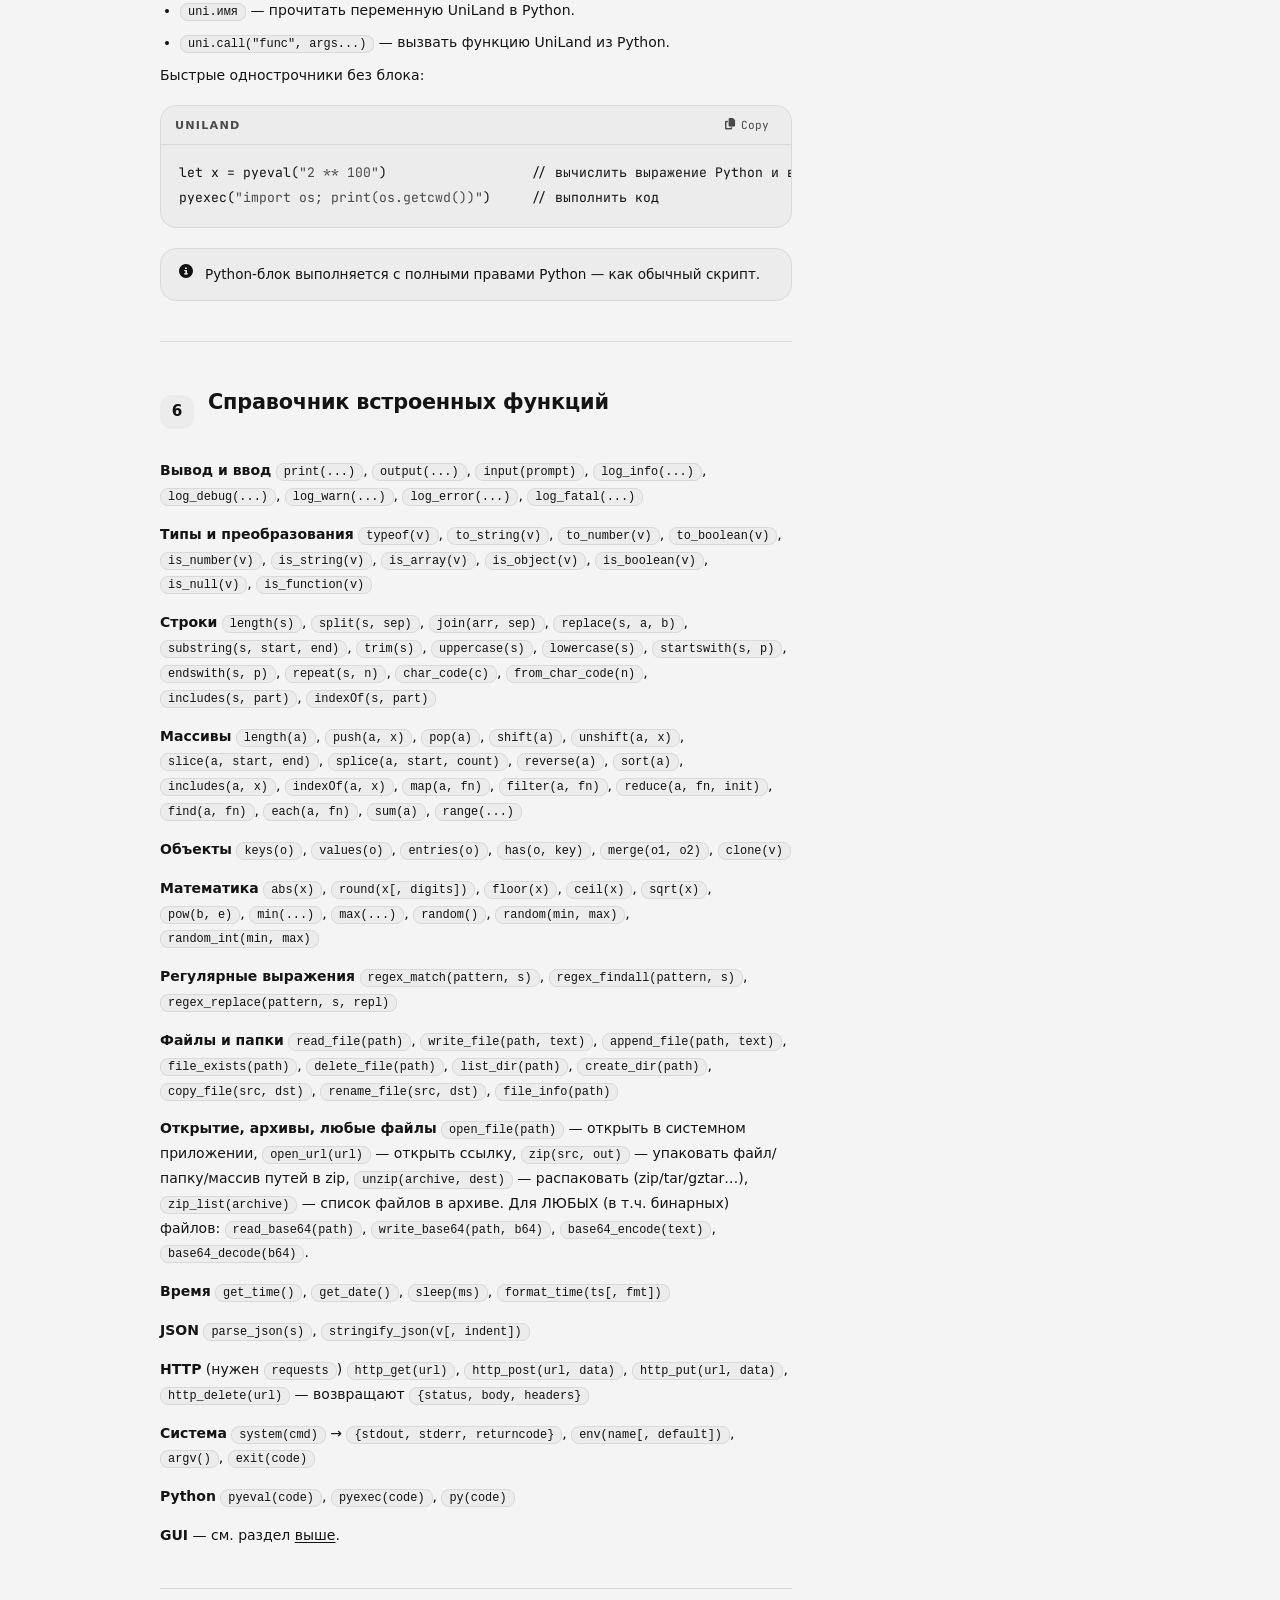
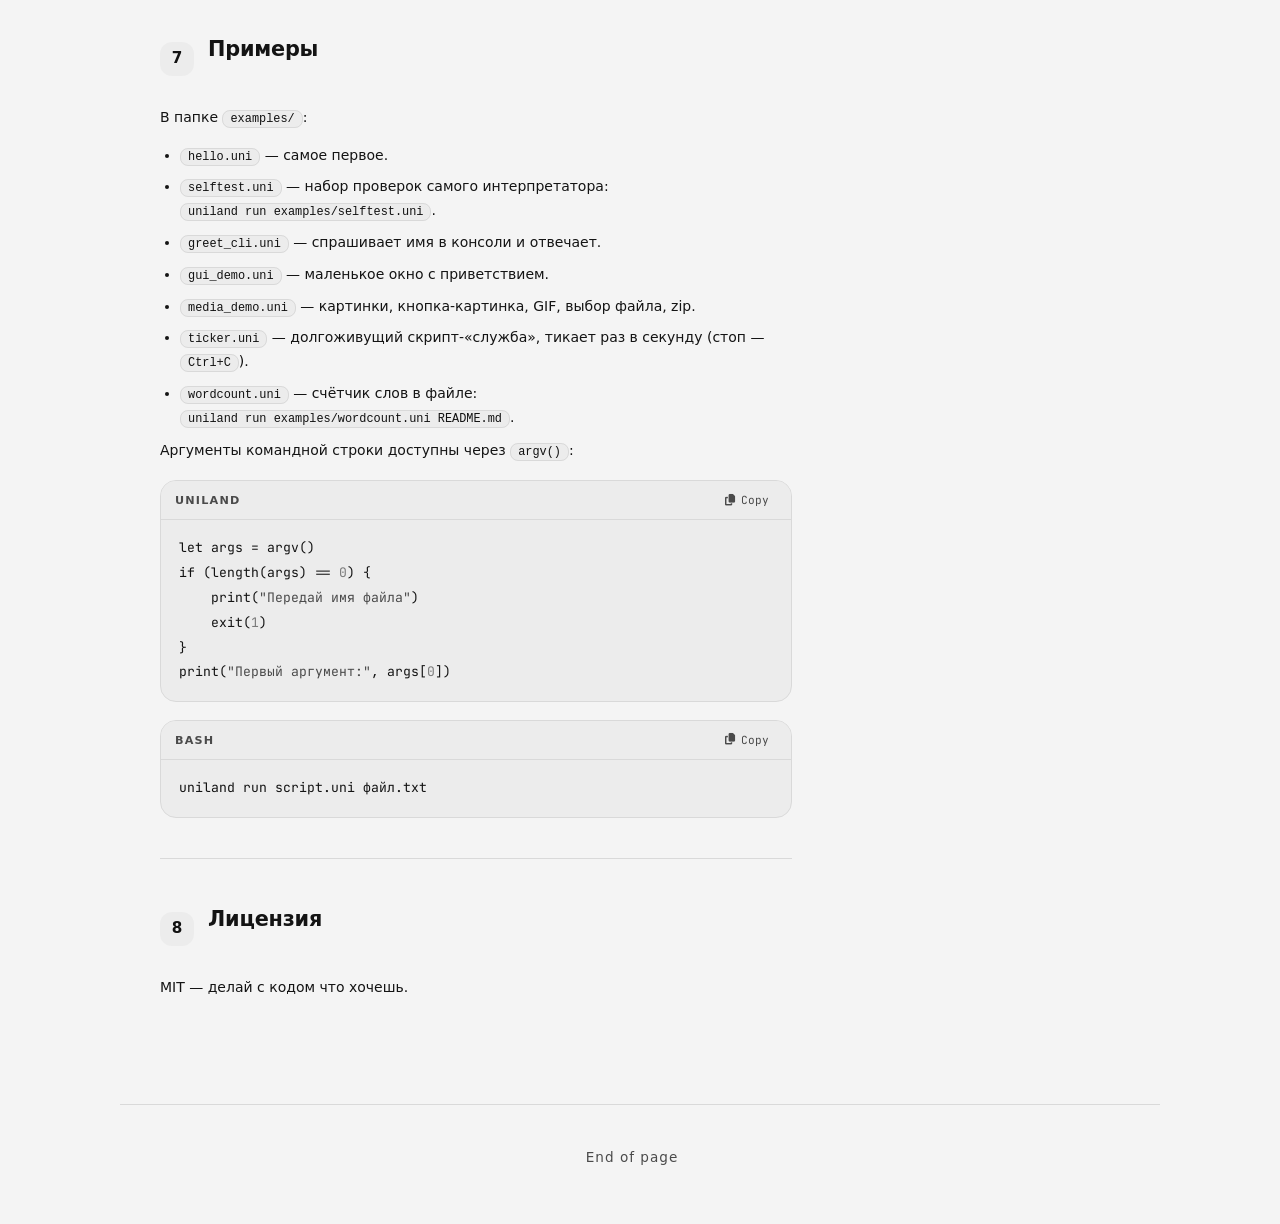
<file: uniland-doc.html>
<!DOCTYPE html>
<html lang="en">
<head>
<meta charSet="utf-8"/>
<meta name="viewport" content="width=device-width, initial-scale=1"/>
<title>uniland / docs</title>
<meta name="description" content="UniLand language documentation."/>
<link rel="icon" href="assets/favicon.svg" type="image/svg+xml"/>
<link rel="stylesheet" href="assets/jetbrains-mono.css?v=1795276803"/>
<link rel="stylesheet" href="assets/fontawesome-subset.css?v=1795276803"/>
<link rel="stylesheet" href="assets/style.css?v=1795276803"/>
<link rel="stylesheet" href="assets/docs.css?v=1795276803"/>
<link rel="stylesheet" href="assets/fx.css?v=1795276803"/>
<link rel="stylesheet" href="assets/m3.css?v=1795276803"/>
</head>
<body>
<div class="SideNav-module__W2m5EW__overlay" id="sideOverlay" aria-hidden="true"></div>
<aside class="SideNav-module__W2m5EW__sideNav" id="sideNav">
<nav class="SideNav-module__W2m5EW__navList" id="sideNavList"></nav>
</aside>
<div class="TopBar-module__hfKmSa__topBar">
<div class="TopBar-module__hfKmSa__leftSlot">
<div class="TopBar-module__hfKmSa__settingsBtnWrap">
<button class="TopBar-module__hfKmSa__settingsBtn" id="navBtn" aria-label="Open navigation"><i class="fas fa-bars"></i></button>
<span class="TopBar-module__hfKmSa__tooltip TopBar-module__hfKmSa__tooltipRight" data-i18n="navigation">Navigation</span>
</div>
</div>
<nav class="TopBar-module__hfKmSa__breadcrumb" aria-label="breadcrumb">
<span class="TopBar-module__hfKmSa__breadcrumbItem TopBar-module__hfKmSa__breadcrumbItemHidden"><a class="TopBar-module__hfKmSa__breadcrumbPrev" href="index.html" data-i18n="navHomeLabel">Home</a></span><span class="TopBar-module__hfKmSa__breadcrumbItem"><span class="TopBar-module__hfKmSa__breadcrumbSep">/</span><span class="TopBar-module__hfKmSa__breadcrumbCurrent" data-i18n="unilandDocs">Documentation</span></span>
</nav>
<div class="TopBar-module__hfKmSa__rightControls">
<div class="TopBar-module__hfKmSa__settingsBtnWrap">
<button class="TopBar-module__hfKmSa__settingsBtn" id="settingsBtn" aria-label="Settings"><i class="fas fa-cog"></i></button>
<span class="TopBar-module__hfKmSa__tooltip" id="settingsTooltip" data-i18n="preferences">Preferences</span>
</div>
<div class="TopBar-module__hfKmSa__popup" id="settingsPopup">
<div class="TopBar-module__hfKmSa__popupSection">
<div class="TopBar-module__hfKmSa__popupTitle" data-i18n="theme">Theme</div>
<div class="TopBar-module__hfKmSa__optionRow">
<button class="TopBar-module__hfKmSa__optionBtn js-theme-btn" data-theme="auto">Auto</button>
<button class="TopBar-module__hfKmSa__optionBtn js-theme-btn" data-theme="light" aria-label="Light"><i class="fas fa-sun"></i></button>
<button class="TopBar-module__hfKmSa__optionBtn js-theme-btn" data-theme="dark" aria-label="Dark"><i class="fas fa-moon"></i></button>
</div>
</div>
<div class="TopBar-module__hfKmSa__popupSection">
<div class="TopBar-module__hfKmSa__popupTitle" data-i18n="language">Language</div>
<div class="TopBar-module__hfKmSa__optionRow">
<button class="TopBar-module__hfKmSa__optionBtn js-lang-btn" data-lang="en">EN</button>
<button class="TopBar-module__hfKmSa__optionBtn js-lang-btn" data-lang="ru">RU</button>
</div>
</div>
<div class="TopBar-module__hfKmSa__popupSection">
<div class="TopBar-module__hfKmSa__popupTitle" data-i18n="effects">Effects</div>
<div class="TopBar-module__hfKmSa__optionRow">
<div class="TopBar-module__hfKmSa__settingsBtnWrap">
<button class="TopBar-module__hfKmSa__optionBtn" id="particlesBtn" type="button" aria-label="Click particles"><i class="fas fa-wand-magic-sparkles"></i></button>
<span class="TopBar-module__hfKmSa__tooltip" data-i18n="particles">Click particles</span>
</div>
</div>
</div>
</div>
</div>
</div>
<div class="page-module__E0kJGG__container" data-page="docs"><div class="page-module__iRtBbG__container" data-page="docs">
<main class="page-module__iRtBbG__main">
<div class="page-module__iRtBbG__body jelly-rise" id="docsBody">
<p class="page-module__iRtBbG__intro">Полная документация языка из README репозитория. Разделы и номера совпадают с оглавлением справа; у каждого блока кода есть кнопка Copy.</p>
<h1 id="uniland" class="jelly-drop">UniLand</h1>
<p class="page-module__iRtBbG__p">UniLand — маленький дружелюбный язык для скриптов: автоматизация, утилиты, работа с файлами, JSON и HTTP, простые оконные и консольные программы. Синтаксис похож на JavaScript, но проще: точки с запятой необязательны, есть шаблонные строки и лямбды, а ещё прямо внутри кода можно вставлять Python.</p>
<p class="page-module__iRtBbG__p">Интерпретатор написан на Python и запускает файлы <code>.uni</code> из терминала.</p>
<div class="page-module__iRtBbG__codeBlock"><div class="page-module__iRtBbG__codeHeader"><span class="page-module__iRtBbG__codeLang">uniland</span><button class="page-module__iRtBbG__copyBtn" type="button" data-code="let name = &quot;мир&quot;&#10;print(`Привет, {name}!`)"><i class="fas fa-copy"></i><span class="copyLabel">Copy</span></button></div><pre><code><span class="page-module__iRtBbG__tokKey">let</span> name = <span class="page-module__iRtBbG__tokStr">"мир"</span>
print(<span class="page-module__iRtBbG__tokStr">`Привет, {name}!`</span>)</code></pre></div>
<hr class="page-module__iRtBbG__hr"><div class="page-module__iRtBbG__section" id="установка">
<div class="page-module__iRtBbG__sectionHead"><span class="page-module__iRtBbG__sectionNumber">1</span><h2 class="page-module__iRtBbG__sectionPlain">Установка</h2></div>
<p class="page-module__iRtBbG__p">Нужен Python 3.10 или новее.</p>
<div class="page-module__iRtBbG__codeBlock"><div class="page-module__iRtBbG__codeHeader"><span class="page-module__iRtBbG__codeLang">bash</span><button class="page-module__iRtBbG__copyBtn" type="button" data-code="git clone https://github.com/rawumi/uniland&#10;cd uniland&#10;pip install -e ."><i class="fas fa-copy"></i><span class="copyLabel">Copy</span></button></div><pre><code><span class="page-module__iRtBbG__tokKey">git</span> clone https://github.com/rawumi/<span class="page-module__iRtBbG__tokKey">uniland</span>
<span class="page-module__iRtBbG__tokKey">cd</span> <span class="page-module__iRtBbG__tokKey">uniland</span>
<span class="page-module__iRtBbG__tokKey">pip</span> install -e .</code></pre></div>
<p class="page-module__iRtBbG__p">После этого команда <code>uniland</code> доступна в терминале и запускается из любого места (кроссплатформенно):</p>
<div class="page-module__iRtBbG__codeBlock"><div class="page-module__iRtBbG__codeHeader"><span class="page-module__iRtBbG__codeLang">bash</span><button class="page-module__iRtBbG__copyBtn" type="button" data-code="uniland run script.uni&#10;uniland --version"><i class="fas fa-copy"></i><span class="copyLabel">Copy</span></button></div><pre><code><span class="page-module__iRtBbG__tokKey">uniland</span> run script.uni
<span class="page-module__iRtBbG__tokKey">uniland</span> --version</code></pre></div>
<div class="page-module__iRtBbG__subsection" id="без-pip"><h3>Без pip</h3>
<p class="page-module__iRtBbG__p">Ядро языка работает на голом Python — можно вообще ничего не устанавливать. Из корня репозитория:</p>
<div class="page-module__iRtBbG__codeBlock"><div class="page-module__iRtBbG__codeHeader"><span class="page-module__iRtBbG__codeLang">bash</span><button class="page-module__iRtBbG__copyBtn" type="button" data-code="python -m uniland run script.uni"><i class="fas fa-copy"></i><span class="copyLabel">Copy</span></button></div><pre><code><span class="page-module__iRtBbG__tokKey">python</span> -m <span class="page-module__iRtBbG__tokKey">uniland</span> run script.uni</code></pre></div>
<p class="page-module__iRtBbG__p">Чтобы получить глобальную команду <code>uniland</code> без pip — запусти установщик (он создаёт лаунчер и работает из любой папки):</p>
<div class="page-module__iRtBbG__codeBlock"><div class="page-module__iRtBbG__codeHeader"><span class="page-module__iRtBbG__codeLang">bash</span><button class="page-module__iRtBbG__copyBtn" type="button" data-code="bash install.sh                 # Linux / macOS  → ~/.local/bin/uniland&#10;powershell -ExecutionPolicy Bypass -File install.ps1   # Windows"><i class="fas fa-copy"></i><span class="copyLabel">Copy</span></button></div><pre><code><span class="page-module__iRtBbG__tokKey">bash</span> install.sh                 # Linux / macOS  → ~/.local/bin/<span class="page-module__iRtBbG__tokKey">uniland</span>
<span class="page-module__iRtBbG__tokKey">powershell</span> -ExecutionPolicy Bypass -File install.ps1   # Windows</code></pre></div>
</div><div class="page-module__iRtBbG__subsection" id="команды"><h3>Команды</h3>
<div class="page-module__iRtBbG__codeBlock"><div class="page-module__iRtBbG__codeHeader"><span class="page-module__iRtBbG__codeLang">bash</span><button class="page-module__iRtBbG__copyBtn" type="button" data-code="uniland run FILE [args...]   # запустить скрипт (-d/--debug — показать токены)&#10;uniland -e &quot;print(2+2)&quot;      # выполнить код одной строкой (или: uniland eval &quot;...&quot;)&#10;uniland -i                   # интерактивный режим REPL (или: uniland repl)&#10;uniland -c FILE              # проверить синтаксис без запуска (или: uniland check FILE)&#10;uniland -v                   # версия"><i class="fas fa-copy"></i><span class="copyLabel">Copy</span></button></div><pre><code><span class="page-module__iRtBbG__tokKey">uniland</span> run FILE [args...]   # запустить скрипт (-d/--debug — показать токены)
<span class="page-module__iRtBbG__tokKey">uniland</span> -e <span class="page-module__iRtBbG__tokStr">"print(2+2)"</span><span class="page-module__iRtBbG__tokComment">      # выполнить код одной строкой (или: uniland eval "...")</span>
<span class="page-module__iRtBbG__tokKey">uniland</span> -i                   # интерактивный режим REPL (или: <span class="page-module__iRtBbG__tokKey">uniland</span> repl)
<span class="page-module__iRtBbG__tokKey">uniland</span> -c FILE              # проверить синтаксис без запуска (или: <span class="page-module__iRtBbG__tokKey">uniland</span> check FILE)
<span class="page-module__iRtBbG__tokKey">uniland</span> -v                   # версия</code></pre></div>
</div><div class="page-module__iRtBbG__subsection" id="зависимости"><h3>Зависимости</h3>
<p class="page-module__iRtBbG__p">Ядро — без сторонних пакетов. При установке через pip автоматически ставится <strong>Pillow</strong>, чтобы картинки всех форматов (jpg/webp/…) и ресайз работали из коробки. Без Pillow нативно поддерживаются png/gif. Опциональные дополнения:</p>
<div class="page-module__iRtBbG__codeBlock"><div class="page-module__iRtBbG__codeHeader"><span class="page-module__iRtBbG__codeLang">bash</span><button class="page-module__iRtBbG__copyBtn" type="button" data-code="pip install -e &quot;.[video]&quot;   # видео в окне (imageio + ffmpeg)&#10;pip install -e &quot;.[http]&quot;    # функции http_*  (requests)&#10;pip install -e &quot;.[all]&quot;     # всё сразу"><i class="fas fa-copy"></i><span class="copyLabel">Copy</span></button></div><pre><code><span class="page-module__iRtBbG__tokKey">pip</span> install -e <span class="page-module__iRtBbG__tokStr">".[video]"</span><span class="page-module__iRtBbG__tokComment">   # видео в окне (imageio + ffmpeg)</span>
<span class="page-module__iRtBbG__tokKey">pip</span> install -e <span class="page-module__iRtBbG__tokStr">".[http]"</span><span class="page-module__iRtBbG__tokComment">    # функции http_*  (requests)</span>
<span class="page-module__iRtBbG__tokKey">pip</span> install -e <span class="page-module__iRtBbG__tokStr">".[all]"</span><span class="page-module__iRtBbG__tokComment">     # всё сразу</span></code></pre></div>
<p class="page-module__iRtBbG__p">GUI работает на стандартном <code>tkinter</code>, который идёт вместе с Python.</p>
<hr class="page-module__iRtBbG__hr">
</div></div><div class="page-module__iRtBbG__section" id="первая-программа">
<div class="page-module__iRtBbG__sectionHead"><span class="page-module__iRtBbG__sectionNumber">2</span><h2 class="page-module__iRtBbG__sectionPlain">Первая программа</h2></div>
<p class="page-module__iRtBbG__p">Создай файл <code>hello.uni</code>:</p>
<div class="page-module__iRtBbG__codeBlock"><div class="page-module__iRtBbG__codeHeader"><span class="page-module__iRtBbG__codeLang">uniland</span><button class="page-module__iRtBbG__copyBtn" type="button" data-code="print(&quot;Привет, UniLand!&quot;)"><i class="fas fa-copy"></i><span class="copyLabel">Copy</span></button></div><pre><code>print(<span class="page-module__iRtBbG__tokStr">"Привет, UniLand!"</span>)</code></pre></div>
<p class="page-module__iRtBbG__p">Запусти:</p>
<div class="page-module__iRtBbG__codeBlock"><div class="page-module__iRtBbG__codeHeader"><span class="page-module__iRtBbG__codeLang">bash</span><button class="page-module__iRtBbG__copyBtn" type="button" data-code="uniland run hello.uni"><i class="fas fa-copy"></i><span class="copyLabel">Copy</span></button></div><pre><code><span class="page-module__iRtBbG__tokKey">uniland</span> run hello.uni</code></pre></div>
<p class="page-module__iRtBbG__p">Готово. Теперь по порядку обо всём.</p>
<hr class="page-module__iRtBbG__hr">
</div><div class="page-module__iRtBbG__section" id="курс-основы-языка">
<div class="page-module__iRtBbG__sectionHead"><span class="page-module__iRtBbG__sectionNumber">3</span><h2 class="page-module__iRtBbG__sectionPlain">Курс: основы языка</h2></div>
<div class="page-module__iRtBbG__subsection" id="переменные"><h3>Переменные</h3>
<p class="page-module__iRtBbG__p"><code>let</code> — обычная переменная, <code>const</code> — та, которую нельзя менять.</p>
<div class="page-module__iRtBbG__codeBlock"><div class="page-module__iRtBbG__codeHeader"><span class="page-module__iRtBbG__codeLang">uniland</span><button class="page-module__iRtBbG__copyBtn" type="button" data-code="let x = 10&#10;x = x + 5        // ок&#10;&#10;const PI = 3.14&#10;// PI = 3        // ошибка: нельзя менять константу"><i class="fas fa-copy"></i><span class="copyLabel">Copy</span></button></div><pre><code><span class="page-module__iRtBbG__tokKey">let</span> x = <span class="page-module__iRtBbG__tokNum">10</span>
x = x + <span class="page-module__iRtBbG__tokNum">5</span><span class="page-module__iRtBbG__tokComment">        // ок</span>

<span class="page-module__iRtBbG__tokKey">const</span> PI = <span class="page-module__iRtBbG__tokNum">3.14</span>
<span class="page-module__iRtBbG__tokComment">// PI = 3        // ошибка: нельзя менять константу</span></code></pre></div>
<p class="page-module__iRtBbG__p">Точка с запятой в конце строки <strong>необязательна</strong> — перенос строки сам завершает инструкцию. Хочешь несколько команд в одной строке — раздели их <code>;</code>:</p>
<div class="page-module__iRtBbG__codeBlock"><div class="page-module__iRtBbG__codeHeader"><span class="page-module__iRtBbG__codeLang">uniland</span><button class="page-module__iRtBbG__copyBtn" type="button" data-code="let a = 1; let b = 2; print(a + b)"><i class="fas fa-copy"></i><span class="copyLabel">Copy</span></button></div><pre><code><span class="page-module__iRtBbG__tokKey">let</span> a = <span class="page-module__iRtBbG__tokNum">1</span>; <span class="page-module__iRtBbG__tokKey">let</span> b = <span class="page-module__iRtBbG__tokNum">2</span>; print(a + b)</code></pre></div>
<p class="page-module__iRtBbG__p">Комментарии:</p>
<div class="page-module__iRtBbG__codeBlock"><div class="page-module__iRtBbG__codeHeader"><span class="page-module__iRtBbG__codeLang">uniland</span><button class="page-module__iRtBbG__copyBtn" type="button" data-code="// однострочный&#10;# тоже однострочный&#10;/* многострочный */"><i class="fas fa-copy"></i><span class="copyLabel">Copy</span></button></div><pre><code><span class="page-module__iRtBbG__tokComment">// однострочный</span>
<span class="page-module__iRtBbG__tokComment"># тоже однострочный</span>
/* многострочный */</code></pre></div>
</div><div class="page-module__iRtBbG__subsection" id="типы-данных"><h3>Типы данных</h3>
<table class="page-module__iRtBbG__mdTable"><thead><tr><th>Тип</th><th>Пример</th></tr></thead><tbody><tr><td>число</td><td><code>42</code>, <code>3.14</code>, <code>-7</code></td></tr><tr><td>строка</td><td><code>"привет"</code>, <code>`шаблон`</code></td></tr><tr><td>логический</td><td><code>true</code>, <code>false</code></td></tr><tr><td>пусто</td><td><code>null</code></td></tr><tr><td>массив</td><td><code>[1, 2, 3]</code></td></tr><tr><td>объект</td><td><code>{name: "Аня", age: 20}</code></td></tr><tr><td>функция</td><td><code>x =&gt; x + 1</code></td></tr></tbody></table>
<p class="page-module__iRtBbG__p">Узнать тип значения:</p>
<div class="page-module__iRtBbG__codeBlock"><div class="page-module__iRtBbG__codeHeader"><span class="page-module__iRtBbG__codeLang">uniland</span><button class="page-module__iRtBbG__copyBtn" type="button" data-code="print(typeof(42))        // &quot;number&quot;&#10;print(typeof(&quot;hi&quot;))      // &quot;string&quot;&#10;print(typeof([1, 2]))    // &quot;array&quot;"><i class="fas fa-copy"></i><span class="copyLabel">Copy</span></button></div><pre><code>print(<span class="page-module__iRtBbG__tokKey">typeof</span>(<span class="page-module__iRtBbG__tokNum">42</span>))        // <span class="page-module__iRtBbG__tokStr">"number"</span>
print(<span class="page-module__iRtBbG__tokKey">typeof</span>(<span class="page-module__iRtBbG__tokStr">"hi"</span>))      // <span class="page-module__iRtBbG__tokStr">"string"</span>
print(<span class="page-module__iRtBbG__tokKey">typeof</span>([<span class="page-module__iRtBbG__tokNum">1</span>, <span class="page-module__iRtBbG__tokNum">2</span>]))    // <span class="page-module__iRtBbG__tokStr">"array"</span></code></pre></div>
</div><div class="page-module__iRtBbG__subsection" id="строки-и-шаблоны"><h3>Строки и шаблоны</h3>
<p class="page-module__iRtBbG__p">Обычные строки — в двойных кавычках. Сложение строк работает через <code>+</code>:</p>
<div class="page-module__iRtBbG__codeBlock"><div class="page-module__iRtBbG__codeHeader"><span class="page-module__iRtBbG__codeLang">uniland</span><button class="page-module__iRtBbG__copyBtn" type="button" data-code="let name = &quot;Аня&quot;&#10;print(&quot;Привет, &quot; + name)"><i class="fas fa-copy"></i><span class="copyLabel">Copy</span></button></div><pre><code><span class="page-module__iRtBbG__tokKey">let</span> name = <span class="page-module__iRtBbG__tokStr">"Аня"</span>
print(<span class="page-module__iRtBbG__tokStr">"Привет, "</span> + name)</code></pre></div>
<p class="page-module__iRtBbG__p"><strong>Шаблонные строки</strong> — в обратных кавычках <code>`</code>. Внутри <code>{ }</code> можно вставлять любые выражения, а сама строка может быть многострочной:</p>
<div class="page-module__iRtBbG__codeBlock"><div class="page-module__iRtBbG__codeHeader"><span class="page-module__iRtBbG__codeLang">uniland</span><button class="page-module__iRtBbG__copyBtn" type="button" data-code="let a = 2&#10;let b = 3&#10;print(`{a} + {b} = {a + b}`)     // 2 + 3 = 5&#10;&#10;print(`Несколько&#10;строк подряд`)"><i class="fas fa-copy"></i><span class="copyLabel">Copy</span></button></div><pre><code><span class="page-module__iRtBbG__tokKey">let</span> a = <span class="page-module__iRtBbG__tokNum">2</span>
<span class="page-module__iRtBbG__tokKey">let</span> b = <span class="page-module__iRtBbG__tokNum">3</span>
print(<span class="page-module__iRtBbG__tokStr">`{a} + {b} = {a + b}`</span>)     // <span class="page-module__iRtBbG__tokNum">2</span> + <span class="page-module__iRtBbG__tokNum">3</span> = <span class="page-module__iRtBbG__tokNum">5</span>

print(<span class="page-module__iRtBbG__tokStr">`Несколько
строк подряд`</span>)</code></pre></div>
<p class="page-module__iRtBbG__p">Чтобы написать настоящую фигурную скобку — удвой её: <code>{{</code> и <code>}}</code>.</p>
<p class="page-module__iRtBbG__p">Полезные функции для строк:</p>
<div class="page-module__iRtBbG__codeBlock"><div class="page-module__iRtBbG__codeHeader"><span class="page-module__iRtBbG__codeLang">uniland</span><button class="page-module__iRtBbG__copyBtn" type="button" data-code="uppercase(&quot;hi&quot;)            // &quot;HI&quot;&#10;lowercase(&quot;HI&quot;)            // &quot;hi&quot;&#10;trim(&quot;  hi  &quot;)             // &quot;hi&quot;&#10;split(&quot;a,b,c&quot;, &quot;,&quot;)        // [&quot;a&quot;, &quot;b&quot;, &quot;c&quot;]&#10;join([&quot;a&quot;, &quot;b&quot;], &quot;-&quot;)      // &quot;a-b&quot;&#10;replace(&quot;abc&quot;, &quot;b&quot;, &quot;X&quot;)   // &quot;aXc&quot;&#10;substring(&quot;hello&quot;, 1, 4)   // &quot;ell&quot;&#10;length(&quot;hello&quot;)            // 5&#10;includes(&quot;hello&quot;, &quot;ell&quot;)   // true&#10;&quot;hello&quot;[0]                 // &quot;h&quot;"><i class="fas fa-copy"></i><span class="copyLabel">Copy</span></button></div><pre><code>uppercase(<span class="page-module__iRtBbG__tokStr">"hi"</span>)            // <span class="page-module__iRtBbG__tokStr">"HI"</span>
lowercase(<span class="page-module__iRtBbG__tokStr">"HI"</span>)            // <span class="page-module__iRtBbG__tokStr">"hi"</span>
trim(<span class="page-module__iRtBbG__tokStr">"  hi  "</span>)             // <span class="page-module__iRtBbG__tokStr">"hi"</span>
split(<span class="page-module__iRtBbG__tokStr">"a,b,c"</span>, <span class="page-module__iRtBbG__tokStr">","</span>)        // [<span class="page-module__iRtBbG__tokStr">"a"</span>, <span class="page-module__iRtBbG__tokStr">"b"</span>, <span class="page-module__iRtBbG__tokStr">"c"</span>]
join([<span class="page-module__iRtBbG__tokStr">"a"</span>, <span class="page-module__iRtBbG__tokStr">"b"</span>], <span class="page-module__iRtBbG__tokStr">"-"</span>)      // <span class="page-module__iRtBbG__tokStr">"a-b"</span>
replace(<span class="page-module__iRtBbG__tokStr">"abc"</span>, <span class="page-module__iRtBbG__tokStr">"b"</span>, <span class="page-module__iRtBbG__tokStr">"X"</span>)   // <span class="page-module__iRtBbG__tokStr">"aXc"</span>
substring(<span class="page-module__iRtBbG__tokStr">"hello"</span>, <span class="page-module__iRtBbG__tokNum">1</span>, <span class="page-module__iRtBbG__tokNum">4</span>)   // <span class="page-module__iRtBbG__tokStr">"ell"</span>
length(<span class="page-module__iRtBbG__tokStr">"hello"</span>)            // <span class="page-module__iRtBbG__tokNum">5</span>
includes(<span class="page-module__iRtBbG__tokStr">"hello"</span>, <span class="page-module__iRtBbG__tokStr">"ell"</span>)   // <span class="page-module__iRtBbG__tokKey">true</span>
<span class="page-module__iRtBbG__tokStr">"hello"</span>[<span class="page-module__iRtBbG__tokNum">0</span>]                 // <span class="page-module__iRtBbG__tokStr">"h"</span></code></pre></div>
</div><div class="page-module__iRtBbG__subsection" id="операторы"><h3>Операторы</h3>
<div class="page-module__iRtBbG__codeBlock"><div class="page-module__iRtBbG__codeHeader"><span class="page-module__iRtBbG__codeLang">text</span><button class="page-module__iRtBbG__copyBtn" type="button" data-code="Арифметика:   +  -  *  /  %  ^        (^ — возведение в степень)&#10;Сравнение:    ==  !=  &lt;  &gt;  &lt;=  &gt;=&#10;Логика:       &amp;&amp;  ||  !&#10;Присваивание: =  +=  -=  *=  /=  %=  ++  --"><i class="fas fa-copy"></i><span class="copyLabel">Copy</span></button></div><pre><code>Арифметика:   +  -  *  /  %  ^        (^ — возведение в степень)
Сравнение:    ==  !=  &lt;  &gt;  &lt;=  &gt;=
Логика:       &amp;&amp;  ||  !
Присваивание: =  +=  -=  *=  /=  %=  ++  --</code></pre></div>
<div class="page-module__iRtBbG__codeBlock"><div class="page-module__iRtBbG__codeHeader"><span class="page-module__iRtBbG__codeLang">uniland</span><button class="page-module__iRtBbG__copyBtn" type="button" data-code="let n = 5&#10;n += 3          // 8&#10;n++             // 9&#10;print(2 ^ 10)   // 1024&#10;print(7 % 3)    // 1"><i class="fas fa-copy"></i><span class="copyLabel">Copy</span></button></div><pre><code><span class="page-module__iRtBbG__tokKey">let</span> n = <span class="page-module__iRtBbG__tokNum">5</span>
n += <span class="page-module__iRtBbG__tokNum">3</span><span class="page-module__iRtBbG__tokComment">          // 8</span>
n++             // <span class="page-module__iRtBbG__tokNum">9</span>
print(<span class="page-module__iRtBbG__tokNum">2</span> ^ <span class="page-module__iRtBbG__tokNum">10</span>)   // <span class="page-module__iRtBbG__tokNum">1024</span>
print(<span class="page-module__iRtBbG__tokNum">7</span> % <span class="page-module__iRtBbG__tokNum">3</span>)    // <span class="page-module__iRtBbG__tokNum">1</span></code></pre></div>
</div><div class="page-module__iRtBbG__subsection" id="условия"><h3>Условия</h3>
<div class="page-module__iRtBbG__codeBlock"><div class="page-module__iRtBbG__codeHeader"><span class="page-module__iRtBbG__codeLang">uniland</span><button class="page-module__iRtBbG__copyBtn" type="button" data-code="let age = 18&#10;&#10;if (age &gt;= 18) {&#10;    print(&quot;совершеннолетний&quot;)&#10;} else if (age &gt;= 14) {&#10;    print(&quot;подросток&quot;)&#10;} else {&#10;    print(&quot;ребёнок&quot;)&#10;}"><i class="fas fa-copy"></i><span class="copyLabel">Copy</span></button></div><pre><code><span class="page-module__iRtBbG__tokKey">let</span> age = <span class="page-module__iRtBbG__tokNum">18</span>

<span class="page-module__iRtBbG__tokKey">if</span> (age &gt;= <span class="page-module__iRtBbG__tokNum">18</span>) {
    print(<span class="page-module__iRtBbG__tokStr">"совершеннолетний"</span>)
} <span class="page-module__iRtBbG__tokKey">else</span> <span class="page-module__iRtBbG__tokKey">if</span> (age &gt;= <span class="page-module__iRtBbG__tokNum">14</span>) {
    print(<span class="page-module__iRtBbG__tokStr">"подросток"</span>)
} <span class="page-module__iRtBbG__tokKey">else</span> {
    print(<span class="page-module__iRtBbG__tokStr">"ребёнок"</span>)
}</code></pre></div>
<p class="page-module__iRtBbG__p">«Истинно» — это любое ненулевое число, непустая строка/массив/объект и <code>true</code>. «Ложно» — <code>false</code>, <code>0</code>, <code>""</code>, пустые <code>[]</code> / <code>{}</code>, <code>null</code>.</p>
</div><div class="page-module__iRtBbG__subsection" id="циклы"><h3>Циклы</h3>
<p class="page-module__iRtBbG__p">Классический <code>for</code>:</p>
<div class="page-module__iRtBbG__codeBlock"><div class="page-module__iRtBbG__codeHeader"><span class="page-module__iRtBbG__codeLang">uniland</span><button class="page-module__iRtBbG__copyBtn" type="button" data-code="for (let i = 0; i &lt; 3; i++) {&#10;    print(i)        // 0, 1, 2&#10;}"><i class="fas fa-copy"></i><span class="copyLabel">Copy</span></button></div><pre><code><span class="page-module__iRtBbG__tokKey">for</span> (<span class="page-module__iRtBbG__tokKey">let</span> i = <span class="page-module__iRtBbG__tokNum">0</span>; i &lt; <span class="page-module__iRtBbG__tokNum">3</span>; i++) {
    print(i)        // <span class="page-module__iRtBbG__tokNum">0</span>, <span class="page-module__iRtBbG__tokNum">1</span>, <span class="page-module__iRtBbG__tokNum">2</span>
}</code></pre></div>
<p class="page-module__iRtBbG__p"><code>for ... in</code> — перебор массива, строки или ключей объекта:</p>
<div class="page-module__iRtBbG__codeBlock"><div class="page-module__iRtBbG__codeHeader"><span class="page-module__iRtBbG__codeLang">uniland</span><button class="page-module__iRtBbG__copyBtn" type="button" data-code="for (item in [10, 20, 30]) {&#10;    print(item)&#10;}&#10;&#10;for (ch in &quot;abc&quot;) {&#10;    print(ch)&#10;}&#10;&#10;let user = {name: &quot;Аня&quot;, age: 20}&#10;for (key in user) {&#10;    print(key, &quot;=&quot;, user[key])&#10;}"><i class="fas fa-copy"></i><span class="copyLabel">Copy</span></button></div><pre><code><span class="page-module__iRtBbG__tokKey">for</span> (item <span class="page-module__iRtBbG__tokKey">in</span> [<span class="page-module__iRtBbG__tokNum">10</span>, <span class="page-module__iRtBbG__tokNum">20</span>, <span class="page-module__iRtBbG__tokNum">30</span>]) {
    print(item)
}

<span class="page-module__iRtBbG__tokKey">for</span> (ch <span class="page-module__iRtBbG__tokKey">in</span> <span class="page-module__iRtBbG__tokStr">"abc"</span>) {
    print(ch)
}

<span class="page-module__iRtBbG__tokKey">let</span> user = {name: <span class="page-module__iRtBbG__tokStr">"Аня"</span>, age: <span class="page-module__iRtBbG__tokNum">20</span>}
<span class="page-module__iRtBbG__tokKey">for</span> (key <span class="page-module__iRtBbG__tokKey">in</span> user) {
    print(key, <span class="page-module__iRtBbG__tokStr">"="</span>, user[key])
}</code></pre></div>
<p class="page-module__iRtBbG__p"><code>while</code>, а также <code>break</code> и <code>continue</code>:</p>
<div class="page-module__iRtBbG__codeBlock"><div class="page-module__iRtBbG__codeHeader"><span class="page-module__iRtBbG__codeLang">uniland</span><button class="page-module__iRtBbG__copyBtn" type="button" data-code="let n = 0&#10;while (n &lt; 100) {&#10;    n++&#10;    if (n == 5) { break }&#10;    if (n % 2 == 0) { continue }&#10;    print(n)&#10;}"><i class="fas fa-copy"></i><span class="copyLabel">Copy</span></button></div><pre><code><span class="page-module__iRtBbG__tokKey">let</span> n = <span class="page-module__iRtBbG__tokNum">0</span>
<span class="page-module__iRtBbG__tokKey">while</span> (n &lt; <span class="page-module__iRtBbG__tokNum">100</span>) {
    n++
    <span class="page-module__iRtBbG__tokKey">if</span> (n == <span class="page-module__iRtBbG__tokNum">5</span>) { <span class="page-module__iRtBbG__tokKey">break</span> }
    <span class="page-module__iRtBbG__tokKey">if</span> (n % <span class="page-module__iRtBbG__tokNum">2</span> == <span class="page-module__iRtBbG__tokNum">0</span>) { <span class="page-module__iRtBbG__tokKey">continue</span> }
    print(n)
}</code></pre></div>
</div><div class="page-module__iRtBbG__subsection" id="функции-и-лямбды"><h3>Функции и лямбды</h3>
<p class="page-module__iRtBbG__p">Объявление через <code>func</code>:</p>
<div class="page-module__iRtBbG__codeBlock"><div class="page-module__iRtBbG__codeHeader"><span class="page-module__iRtBbG__codeLang">uniland</span><button class="page-module__iRtBbG__copyBtn" type="button" data-code="func add(a, b) {&#10;    return a + b&#10;}&#10;print(add(2, 3))    // 5"><i class="fas fa-copy"></i><span class="copyLabel">Copy</span></button></div><pre><code>func add(a, b) {
    <span class="page-module__iRtBbG__tokKey">return</span> a + b
}
print(add(<span class="page-module__iRtBbG__tokNum">2</span>, <span class="page-module__iRtBbG__tokNum">3</span>))    // <span class="page-module__iRtBbG__tokNum">5</span></code></pre></div>
<p class="page-module__iRtBbG__p">Функции — это значения: их можно класть в переменные, передавать в другие функции и возвращать. Короткая запись — <strong>лямбда</strong> через <code>=&gt;</code>:</p>
<div class="page-module__iRtBbG__codeBlock"><div class="page-module__iRtBbG__codeHeader"><span class="page-module__iRtBbG__codeLang">uniland</span><button class="page-module__iRtBbG__copyBtn" type="button" data-code="let square = x =&gt; x * x&#10;let sum = (a, b) =&gt; a + b&#10;&#10;print(square(5))    // 25&#10;print(sum(2, 3))    // 5"><i class="fas fa-copy"></i><span class="copyLabel">Copy</span></button></div><pre><code><span class="page-module__iRtBbG__tokKey">let</span> square = x =&gt; x * x
<span class="page-module__iRtBbG__tokKey">let</span> sum = (a, b) =&gt; a + b

print(square(<span class="page-module__iRtBbG__tokNum">5</span>))    // <span class="page-module__iRtBbG__tokNum">25</span>
print(sum(<span class="page-module__iRtBbG__tokNum">2</span>, <span class="page-module__iRtBbG__tokNum">3</span>))    // <span class="page-module__iRtBbG__tokNum">5</span></code></pre></div>
<p class="page-module__iRtBbG__p">Замыкания (функция помнит окружение, где её создали):</p>
<div class="page-module__iRtBbG__codeBlock"><div class="page-module__iRtBbG__codeHeader"><span class="page-module__iRtBbG__codeLang">uniland</span><button class="page-module__iRtBbG__copyBtn" type="button" data-code="func adder(step) {&#10;    return x =&gt; x + step&#10;}&#10;let add10 = adder(10)&#10;print(add10(5))     // 15"><i class="fas fa-copy"></i><span class="copyLabel">Copy</span></button></div><pre><code>func adder(step) {
    <span class="page-module__iRtBbG__tokKey">return</span> x =&gt; x + step
}
<span class="page-module__iRtBbG__tokKey">let</span> add10 = adder(<span class="page-module__iRtBbG__tokNum">10</span>)
print(add10(<span class="page-module__iRtBbG__tokNum">5</span>))     // <span class="page-module__iRtBbG__tokNum">15</span></code></pre></div>
<p class="page-module__iRtBbG__p">Если в файле есть функция <code>main()</code> без аргументов, она запустится автоматически после загрузки файла.</p>
</div><div class="page-module__iRtBbG__subsection" id="массивы"><h3>Массивы</h3>
<div class="page-module__iRtBbG__codeBlock"><div class="page-module__iRtBbG__codeHeader"><span class="page-module__iRtBbG__codeLang">uniland</span><button class="page-module__iRtBbG__copyBtn" type="button" data-code="let arr = [3, 1, 2]&#10;&#10;push(arr, 4)            // [3, 1, 2, 4]&#10;pop(arr)                // 4, массив снова [3, 1, 2]&#10;arr[0]                  // 3&#10;arr[0] = 99             // меняем элемент&#10;length(arr)             // 3&#10;sort(arr)               // [1, 2, 99]&#10;reverse(arr)            // [99, 2, 1]"><i class="fas fa-copy"></i><span class="copyLabel">Copy</span></button></div><pre><code><span class="page-module__iRtBbG__tokKey">let</span> arr = [<span class="page-module__iRtBbG__tokNum">3</span>, <span class="page-module__iRtBbG__tokNum">1</span>, <span class="page-module__iRtBbG__tokNum">2</span>]

push(arr, <span class="page-module__iRtBbG__tokNum">4</span>)            // [<span class="page-module__iRtBbG__tokNum">3</span>, <span class="page-module__iRtBbG__tokNum">1</span>, <span class="page-module__iRtBbG__tokNum">2</span>, <span class="page-module__iRtBbG__tokNum">4</span>]
pop(arr)                // <span class="page-module__iRtBbG__tokNum">4</span>, массив снова [<span class="page-module__iRtBbG__tokNum">3</span>, <span class="page-module__iRtBbG__tokNum">1</span>, <span class="page-module__iRtBbG__tokNum">2</span>]
arr[<span class="page-module__iRtBbG__tokNum">0</span>]                  // <span class="page-module__iRtBbG__tokNum">3</span>
arr[<span class="page-module__iRtBbG__tokNum">0</span>] = <span class="page-module__iRtBbG__tokNum">99</span><span class="page-module__iRtBbG__tokComment">             // меняем элемент</span>
length(arr)             // <span class="page-module__iRtBbG__tokNum">3</span>
sort(arr)               // [<span class="page-module__iRtBbG__tokNum">1</span>, <span class="page-module__iRtBbG__tokNum">2</span>, <span class="page-module__iRtBbG__tokNum">99</span>]
reverse(arr)            // [<span class="page-module__iRtBbG__tokNum">99</span>, <span class="page-module__iRtBbG__tokNum">2</span>, <span class="page-module__iRtBbG__tokNum">1</span>]</code></pre></div>
<p class="page-module__iRtBbG__p">Функции высшего порядка — здесь лямбды особенно удобны:</p>
<div class="page-module__iRtBbG__codeBlock"><div class="page-module__iRtBbG__codeHeader"><span class="page-module__iRtBbG__codeLang">uniland</span><button class="page-module__iRtBbG__copyBtn" type="button" data-code="let nums = [1, 2, 3, 4, 5]&#10;&#10;map(nums, x =&gt; x * 2)               // [2, 4, 6, 8, 10]&#10;filter(nums, x =&gt; x % 2 == 0)       // [2, 4]&#10;reduce(nums, (a, b) =&gt; a + b, 0)    // 15&#10;find(nums, x =&gt; x &gt; 3)              // 4&#10;range(1, 6)                         // [1, 2, 3, 4, 5]"><i class="fas fa-copy"></i><span class="copyLabel">Copy</span></button></div><pre><code><span class="page-module__iRtBbG__tokKey">let</span> nums = [<span class="page-module__iRtBbG__tokNum">1</span>, <span class="page-module__iRtBbG__tokNum">2</span>, <span class="page-module__iRtBbG__tokNum">3</span>, <span class="page-module__iRtBbG__tokNum">4</span>, <span class="page-module__iRtBbG__tokNum">5</span>]

map(nums, x =&gt; x * <span class="page-module__iRtBbG__tokNum">2</span>)               // [<span class="page-module__iRtBbG__tokNum">2</span>, <span class="page-module__iRtBbG__tokNum">4</span>, <span class="page-module__iRtBbG__tokNum">6</span>, <span class="page-module__iRtBbG__tokNum">8</span>, <span class="page-module__iRtBbG__tokNum">10</span>]
filter(nums, x =&gt; x % <span class="page-module__iRtBbG__tokNum">2</span> == <span class="page-module__iRtBbG__tokNum">0</span>)       // [<span class="page-module__iRtBbG__tokNum">2</span>, <span class="page-module__iRtBbG__tokNum">4</span>]
reduce(nums, (a, b) =&gt; a + b, <span class="page-module__iRtBbG__tokNum">0</span>)    // <span class="page-module__iRtBbG__tokNum">15</span>
find(nums, x =&gt; x &gt; <span class="page-module__iRtBbG__tokNum">3</span>)              // <span class="page-module__iRtBbG__tokNum">4</span>
range(<span class="page-module__iRtBbG__tokNum">1</span>, <span class="page-module__iRtBbG__tokNum">6</span>)                         // [<span class="page-module__iRtBbG__tokNum">1</span>, <span class="page-module__iRtBbG__tokNum">2</span>, <span class="page-module__iRtBbG__tokNum">3</span>, <span class="page-module__iRtBbG__tokNum">4</span>, <span class="page-module__iRtBbG__tokNum">5</span>]</code></pre></div>
</div><div class="page-module__iRtBbG__subsection" id="объекты"><h3>Объекты</h3>
<p class="page-module__iRtBbG__p">Объект — это набор пар «ключ — значение».</p>
<div class="page-module__iRtBbG__codeBlock"><div class="page-module__iRtBbG__codeHeader"><span class="page-module__iRtBbG__codeLang">uniland</span><button class="page-module__iRtBbG__copyBtn" type="button" data-code="let user = {name: &quot;Аня&quot;, age: 20}&#10;&#10;user.name          // &quot;Аня&quot;    (через точку)&#10;user[&quot;age&quot;]        // 20       (через ключ)&#10;&#10;user.age = 21      // изменить&#10;user.city = &quot;Питер&quot;// добавить новое поле&#10;&#10;keys(user)         // [&quot;name&quot;, &quot;age&quot;, &quot;city&quot;]&#10;values(user)       // [&quot;Аня&quot;, 21, &quot;Питер&quot;]&#10;has(user, &quot;name&quot;)  // true&#10;merge(user, {x: 1})// новый объект из двух"><i class="fas fa-copy"></i><span class="copyLabel">Copy</span></button></div><pre><code><span class="page-module__iRtBbG__tokKey">let</span> user = {name: <span class="page-module__iRtBbG__tokStr">"Аня"</span>, age: <span class="page-module__iRtBbG__tokNum">20</span>}

user.name          // <span class="page-module__iRtBbG__tokStr">"Аня"</span>    (через точку)
user[<span class="page-module__iRtBbG__tokStr">"age"</span>]        // <span class="page-module__iRtBbG__tokNum">20</span>       (через ключ)

user.age = <span class="page-module__iRtBbG__tokNum">21</span><span class="page-module__iRtBbG__tokComment">      // изменить</span>
user.city = <span class="page-module__iRtBbG__tokStr">"Питер"</span><span class="page-module__iRtBbG__tokComment">// добавить новое поле</span>

keys(user)         // [<span class="page-module__iRtBbG__tokStr">"name"</span>, <span class="page-module__iRtBbG__tokStr">"age"</span>, <span class="page-module__iRtBbG__tokStr">"city"</span>]
values(user)       // [<span class="page-module__iRtBbG__tokStr">"Аня"</span>, <span class="page-module__iRtBbG__tokNum">21</span>, <span class="page-module__iRtBbG__tokStr">"Питер"</span>]
has(user, <span class="page-module__iRtBbG__tokStr">"name"</span>)  // <span class="page-module__iRtBbG__tokKey">true</span>
merge(user, {x: <span class="page-module__iRtBbG__tokNum">1</span>})// новый объект из двух</code></pre></div>
</div><div class="page-module__iRtBbG__subsection" id="обработка-ошибок"><h3>Обработка ошибок</h3>
<div class="page-module__iRtBbG__codeBlock"><div class="page-module__iRtBbG__codeHeader"><span class="page-module__iRtBbG__codeLang">uniland</span><button class="page-module__iRtBbG__copyBtn" type="button" data-code="try {&#10;    let data = read_file(&quot;нет-такого-файла.txt&quot;)&#10;} catch (e) {&#10;    print(&quot;Что-то пошло не так:&quot;, e)&#10;} finally {&#10;    print(&quot;Этот блок выполнится в любом случае&quot;)&#10;}"><i class="fas fa-copy"></i><span class="copyLabel">Copy</span></button></div><pre><code><span class="page-module__iRtBbG__tokKey">try</span> {
    <span class="page-module__iRtBbG__tokKey">let</span> data = read_file(<span class="page-module__iRtBbG__tokStr">"нет-такого-файла.txt"</span>)
} <span class="page-module__iRtBbG__tokKey">catch</span> (e) {
    print(<span class="page-module__iRtBbG__tokStr">"Что-то пошло не так:"</span>, e)
} <span class="page-module__iRtBbG__tokKey">finally</span> {
    print(<span class="page-module__iRtBbG__tokStr">"Этот блок выполнится в любом случае"</span>)
}</code></pre></div>
<p class="page-module__iRtBbG__p">Свою ошибку можно бросить через <code>throw</code>:</p>
<div class="page-module__iRtBbG__codeBlock"><div class="page-module__iRtBbG__codeHeader"><span class="page-module__iRtBbG__codeLang">uniland</span><button class="page-module__iRtBbG__copyBtn" type="button" data-code="func divide(a, b) {&#10;    if (b == 0) { throw &quot;Деление на ноль!&quot; }&#10;    return a / b&#10;}"><i class="fas fa-copy"></i><span class="copyLabel">Copy</span></button></div><pre><code>func divide(a, b) {
    <span class="page-module__iRtBbG__tokKey">if</span> (b == <span class="page-module__iRtBbG__tokNum">0</span>) { <span class="page-module__iRtBbG__tokKey">throw</span> <span class="page-module__iRtBbG__tokStr">"Деление на ноль!"</span> }
    <span class="page-module__iRtBbG__tokKey">return</span> a / b
}</code></pre></div>
</div><div class="page-module__iRtBbG__subsection" id="ввод-и-долгоживущие-скрипты"><h3>Ввод и долгоживущие скрипты</h3>
<p class="page-module__iRtBbG__p">Спросить что-то у пользователя в консоли — <code>input</code>:</p>
<div class="page-module__iRtBbG__codeBlock"><div class="page-module__iRtBbG__codeHeader"><span class="page-module__iRtBbG__codeLang">uniland</span><button class="page-module__iRtBbG__copyBtn" type="button" data-code="let name = input(&quot;Как тебя зовут? &quot;)&#10;print(`Привет, {name}!`)&#10;&#10;let age = input(&quot;Сколько тебе лет? &quot;)&#10;print(`Через год будет {to_number(age) + 1}.`)"><i class="fas fa-copy"></i><span class="copyLabel">Copy</span></button></div><pre><code><span class="page-module__iRtBbG__tokKey">let</span> name = input(<span class="page-module__iRtBbG__tokStr">"Как тебя зовут? "</span>)
print(<span class="page-module__iRtBbG__tokStr">`Привет, {name}!`</span>)

<span class="page-module__iRtBbG__tokKey">let</span> age = input(<span class="page-module__iRtBbG__tokStr">"Сколько тебе лет? "</span>)
print(<span class="page-module__iRtBbG__tokStr">`Через год будет {to_number(age) + 1}.`</span>)</code></pre></div>
<p class="page-module__iRtBbG__p">Скрипт может работать сколько угодно и не завершаться — например, как простая служба или бот. Для этого используй бесконечный цикл и паузу <code>sleep</code> (в миллисекундах). Остановить — <code>Ctrl+C</code>:</p>
<div class="page-module__iRtBbG__codeBlock"><div class="page-module__iRtBbG__codeHeader"><span class="page-module__iRtBbG__codeLang">uniland</span><button class="page-module__iRtBbG__copyBtn" type="button" data-code="let tick = 0&#10;while (true) {&#10;    tick += 1&#10;    log_info(`тик #{tick}`)&#10;    sleep(1000)     // ждём секунду&#10;}"><i class="fas fa-copy"></i><span class="copyLabel">Copy</span></button></div><pre><code><span class="page-module__iRtBbG__tokKey">let</span> tick = <span class="page-module__iRtBbG__tokNum">0</span>
<span class="page-module__iRtBbG__tokKey">while</span> (<span class="page-module__iRtBbG__tokKey">true</span>) {
    tick += <span class="page-module__iRtBbG__tokNum">1</span>
    log_info(<span class="page-module__iRtBbG__tokStr">`тик #{tick}`</span>)
    sleep(<span class="page-module__iRtBbG__tokNum">1000</span>)     // ждём секунду
}</code></pre></div>
<hr class="page-module__iRtBbG__hr">
</div></div><div class="page-module__iRtBbG__section" id="gui-оконные-программы">
<div class="page-module__iRtBbG__sectionHead"><span class="page-module__iRtBbG__sectionNumber">4</span><h2 class="page-module__iRtBbG__sectionPlain">GUI: оконные программы</h2></div>
<p class="page-module__iRtBbG__p">Окна делаются на <code>tkinter</code> (входит в Python, ставить ничего не нужно). Кнопки принимают функцию-обработчик — отлично сочетается с лямбдами.</p>
<div class="page-module__iRtBbG__codeBlock"><div class="page-module__iRtBbG__codeHeader"><span class="page-module__iRtBbG__codeLang">uniland</span><button class="page-module__iRtBbG__copyBtn" type="button" data-code="let win = gui_window(&quot;Моё окно&quot;, 320, 160)&#10;gui_label(win, &quot;Как тебя зовут?&quot;)&#10;let field = gui_input(win, &quot;&quot;)&#10;let out = gui_label(win, &quot;&quot;)&#10;&#10;gui_button(win, &quot;Поздороваться&quot;, () =&gt; {&#10;    gui_set(out, `Привет, {gui_get(field)}!`)&#10;})&#10;&#10;gui_run(win)"><i class="fas fa-copy"></i><span class="copyLabel">Copy</span></button></div><pre><code><span class="page-module__iRtBbG__tokKey">let</span> win = gui_window(<span class="page-module__iRtBbG__tokStr">"Моё окно"</span>, <span class="page-module__iRtBbG__tokNum">320</span>, <span class="page-module__iRtBbG__tokNum">160</span>)
gui_label(win, <span class="page-module__iRtBbG__tokStr">"Как тебя зовут?"</span>)
<span class="page-module__iRtBbG__tokKey">let</span> field = gui_input(win, <span class="page-module__iRtBbG__tokStr">""</span>)
<span class="page-module__iRtBbG__tokKey">let</span> out = gui_label(win, <span class="page-module__iRtBbG__tokStr">""</span>)

gui_button(win, <span class="page-module__iRtBbG__tokStr">"Поздороваться"</span>, () =&gt; {
    gui_set(out, <span class="page-module__iRtBbG__tokStr">`Привет, {gui_get(field)}!`</span>)
})

gui_run(win)</code></pre></div>
<p class="page-module__iRtBbG__p">Функции GUI:</p>
<table class="page-module__iRtBbG__mdTable"><thead><tr><th>Функция</th><th>Что делает</th></tr></thead><tbody><tr><td><code>gui_window(title, width, height)</code></td><td>создаёт окно</td></tr><tr><td><code>gui_label(win, text)</code></td><td>надпись</td></tr><tr><td><code>gui_input(win, placeholder)</code></td><td>поле ввода</td></tr><tr><td><code>gui_button(win, text, onClick)</code></td><td>кнопка с обработчиком</td></tr><tr><td><code>gui_get(widget)</code></td><td>получить текст из поля/надписи</td></tr><tr><td><code>gui_set(widget, text)</code></td><td>задать текст</td></tr><tr><td><code>gui_run(win)</code></td><td>показать окно (запустить цикл)</td></tr><tr><td><code>gui_close(win)</code></td><td>закрыть окно</td></tr><tr><td><code>gui_on_close(win, fn)</code></td><td>вызвать <code>fn</code> при закрытии окна (напр. автосохранение)</td></tr></tbody></table>
<div class="page-module__iRtBbG__subsection" id="картинки-gif-и-видео"><h3>Картинки, GIF и видео</h3>
<p class="page-module__iRtBbG__p">Картинки можно показывать и делать кнопкой — прямо, без Python-вставок. Необязательные <code>width, height</code> задают размер. png/gif работают всегда; jpg/webp и ресайз — при установленном Pillow.</p>
<table class="page-module__iRtBbG__mdTable"><thead><tr><th>Функция</th><th>Что делает</th></tr></thead><tbody><tr><td><code>gui_image(win, path[, w, h])</code></td><td>показать картинку</td></tr><tr><td><code>gui_image_button(win, path, onClick[, w, h])</code></td><td><strong>кнопка-картинка</strong></td></tr><tr><td><code>gui_gif(win, path[, w, h])</code></td><td>анимированный GIF (нативно)</td></tr><tr><td><code>gui_video(win, path)</code></td><td>видео в окне (нужен <code>[video]</code>; иначе откроется во внешнем плеере)</td></tr></tbody></table>
<div class="page-module__iRtBbG__codeBlock"><div class="page-module__iRtBbG__codeHeader"><span class="page-module__iRtBbG__codeLang">uniland</span><button class="page-module__iRtBbG__copyBtn" type="button" data-code="let win = gui_window(&quot;Кликер&quot;, 300, 300)&#10;let out = gui_label(win, &quot;0&quot;)&#10;let n = 0&#10;gui_image_button(win, &quot;button.png&quot;, () =&gt; { n += 1; gui_set(out, to_string(n)) }, 128, 128)&#10;gui_run(win)"><i class="fas fa-copy"></i><span class="copyLabel">Copy</span></button></div><pre><code><span class="page-module__iRtBbG__tokKey">let</span> win = gui_window(<span class="page-module__iRtBbG__tokStr">"Кликер"</span>, <span class="page-module__iRtBbG__tokNum">300</span>, <span class="page-module__iRtBbG__tokNum">300</span>)
<span class="page-module__iRtBbG__tokKey">let</span> out = gui_label(win, <span class="page-module__iRtBbG__tokStr">"0"</span>)
<span class="page-module__iRtBbG__tokKey">let</span> n = <span class="page-module__iRtBbG__tokNum">0</span>
gui_image_button(win, <span class="page-module__iRtBbG__tokStr">"button.png"</span>, () =&gt; { n += <span class="page-module__iRtBbG__tokNum">1</span>; gui_set(out, to_string(n)) }, <span class="page-module__iRtBbG__tokNum">128</span>, <span class="page-module__iRtBbG__tokNum">128</span>)
gui_run(win)</code></pre></div>
<p class="page-module__iRtBbG__p">Выбор файлов через системные диалоги (возвращают путь или <code>null</code>):</p>
<table class="page-module__iRtBbG__mdTable"><thead><tr><th>Функция</th><th>Что делает</th></tr></thead><tbody><tr><td><code>pick_file([title])</code></td><td>выбрать существующий файл</td></tr><tr><td><code>pick_save([title])</code></td><td>выбрать путь «сохранить как»</td></tr><tr><td><code>pick_folder([title])</code></td><td>выбрать папку</td></tr></tbody></table>
<p class="page-module__iRtBbG__p">Диалоги (можно без своего окна):</p>
<div class="page-module__iRtBbG__codeBlock"><div class="page-module__iRtBbG__codeHeader"><span class="page-module__iRtBbG__codeLang">uniland</span><button class="page-module__iRtBbG__copyBtn" type="button" data-code="alert(&quot;Привет!&quot;)&#10;let ok = confirm(&quot;Продолжить?&quot;)        // true / false&#10;let name = prompt(&quot;Как тебя зовут?&quot;)   // введённая строка или null"><i class="fas fa-copy"></i><span class="copyLabel">Copy</span></button></div><pre><code>alert(<span class="page-module__iRtBbG__tokStr">"Привет!"</span>)
<span class="page-module__iRtBbG__tokKey">let</span> ok = confirm(<span class="page-module__iRtBbG__tokStr">"Продолжить?"</span>)        // <span class="page-module__iRtBbG__tokKey">true</span> / <span class="page-module__iRtBbG__tokKey">false</span>
<span class="page-module__iRtBbG__tokKey">let</span> name = prompt(<span class="page-module__iRtBbG__tokStr">"Как тебя зовут?"</span>)   // введённая строка или <span class="page-module__iRtBbG__tokKey">null</span></code></pre></div>
<hr class="page-module__iRtBbG__hr">
</div></div><div class="page-module__iRtBbG__section" id="python-внутри-uniland">
<div class="page-module__iRtBbG__sectionHead"><span class="page-module__iRtBbG__sectionNumber">5</span><h2 class="page-module__iRtBbG__sectionPlain">Python внутри UniLand</h2></div>
<p class="page-module__iRtBbG__p">Иногда нужна сила Python — целая стандартная библиотека и любые пакеты. Просто положи Python-код в блок <code>python { ... }</code>. Обмен данными — через объект <code>uni</code>:</p>
<div class="page-module__iRtBbG__codeBlock"><div class="page-module__iRtBbG__codeHeader"><span class="page-module__iRtBbG__codeLang">uniland</span><button class="page-module__iRtBbG__copyBtn" type="button" data-code="python {&#10;    import math&#10;    uni.phi = (1 + math.sqrt(5)) / 2     # отдаём значение в UniLand&#10;}&#10;print(&quot;Золотое сечение:&quot;, round(phi, 4))   // 1.618"><i class="fas fa-copy"></i><span class="copyLabel">Copy</span></button></div><pre><code><span class="page-module__iRtBbG__tokKey">python</span> {
    <span class="page-module__iRtBbG__tokKey">import</span> math
    uni.phi = (<span class="page-module__iRtBbG__tokNum">1</span> + math.sqrt(<span class="page-module__iRtBbG__tokNum">5</span>)) / <span class="page-module__iRtBbG__tokNum">2</span><span class="page-module__iRtBbG__tokComment">     # отдаём значение в UniLand</span>
}
print(<span class="page-module__iRtBbG__tokStr">"Золотое сечение:"</span>, round(phi, <span class="page-module__iRtBbG__tokNum">4</span>))   // <span class="page-module__iRtBbG__tokNum">1.618</span></code></pre></div>
<ul><li><code>uni.имя = значение</code> — создать/изменить переменную UniLand из Python.</li><li><code>uni.имя</code> — прочитать переменную UniLand в Python.</li><li><code>uni.call("func", args...)</code> — вызвать функцию UniLand из Python.</li></ul>
<p class="page-module__iRtBbG__p">Быстрые однострочники без блока:</p>
<div class="page-module__iRtBbG__codeBlock"><div class="page-module__iRtBbG__codeHeader"><span class="page-module__iRtBbG__codeLang">uniland</span><button class="page-module__iRtBbG__copyBtn" type="button" data-code="let x = pyeval(&quot;2 ** 100&quot;)                  // вычислить выражение Python и вернуть результат&#10;pyexec(&quot;import os; print(os.getcwd())&quot;)     // выполнить код"><i class="fas fa-copy"></i><span class="copyLabel">Copy</span></button></div><pre><code><span class="page-module__iRtBbG__tokKey">let</span> x = pyeval(<span class="page-module__iRtBbG__tokStr">"2 ** 100"</span>)                  // вычислить выражение Python и вернуть результат
pyexec(<span class="page-module__iRtBbG__tokStr">"import os; print(os.getcwd())"</span>)     // выполнить код</code></pre></div>
<div class="page-module__iRtBbG__note"><i class="fas fa-circle-info"></i><p>Python-блок выполняется с полными правами Python — как обычный скрипт.</p></div>
<hr class="page-module__iRtBbG__hr">
</div><div class="page-module__iRtBbG__section" id="справочник-встроенных-функций">
<div class="page-module__iRtBbG__sectionHead"><span class="page-module__iRtBbG__sectionNumber">6</span><h2 class="page-module__iRtBbG__sectionPlain">Справочник встроенных функций</h2></div>
<p class="page-module__iRtBbG__p"><strong>Вывод и ввод</strong> <code>print(...)</code>, <code>output(...)</code>, <code>input(prompt)</code>, <code>log_info(...)</code>, <code>log_debug(...)</code>, <code>log_warn(...)</code>, <code>log_error(...)</code>, <code>log_fatal(...)</code></p>
<p class="page-module__iRtBbG__p"><strong>Типы и преобразования</strong> <code>typeof(v)</code>, <code>to_string(v)</code>, <code>to_number(v)</code>, <code>to_boolean(v)</code>, <code>is_number(v)</code>, <code>is_string(v)</code>, <code>is_array(v)</code>, <code>is_object(v)</code>, <code>is_boolean(v)</code>, <code>is_null(v)</code>, <code>is_function(v)</code></p>
<p class="page-module__iRtBbG__p"><strong>Строки</strong> <code>length(s)</code>, <code>split(s, sep)</code>, <code>join(arr, sep)</code>, <code>replace(s, a, b)</code>, <code>substring(s, start, end)</code>, <code>trim(s)</code>, <code>uppercase(s)</code>, <code>lowercase(s)</code>, <code>startswith(s, p)</code>, <code>endswith(s, p)</code>, <code>repeat(s, n)</code>, <code>char_code(c)</code>, <code>from_char_code(n)</code>, <code>includes(s, part)</code>, <code>indexOf(s, part)</code></p>
<p class="page-module__iRtBbG__p"><strong>Массивы</strong> <code>length(a)</code>, <code>push(a, x)</code>, <code>pop(a)</code>, <code>shift(a)</code>, <code>unshift(a, x)</code>, <code>slice(a, start, end)</code>, <code>splice(a, start, count)</code>, <code>reverse(a)</code>, <code>sort(a)</code>, <code>includes(a, x)</code>, <code>indexOf(a, x)</code>, <code>map(a, fn)</code>, <code>filter(a, fn)</code>, <code>reduce(a, fn, init)</code>, <code>find(a, fn)</code>, <code>each(a, fn)</code>, <code>sum(a)</code>, <code>range(...)</code></p>
<p class="page-module__iRtBbG__p"><strong>Объекты</strong> <code>keys(o)</code>, <code>values(o)</code>, <code>entries(o)</code>, <code>has(o, key)</code>, <code>merge(o1, o2)</code>, <code>clone(v)</code></p>
<p class="page-module__iRtBbG__p"><strong>Математика</strong> <code>abs(x)</code>, <code>round(x[, digits])</code>, <code>floor(x)</code>, <code>ceil(x)</code>, <code>sqrt(x)</code>, <code>pow(b, e)</code>, <code>min(...)</code>, <code>max(...)</code>, <code>random()</code>, <code>random(min, max)</code>, <code>random_int(min, max)</code></p>
<p class="page-module__iRtBbG__p"><strong>Регулярные выражения</strong> <code>regex_match(pattern, s)</code>, <code>regex_findall(pattern, s)</code>, <code>regex_replace(pattern, s, repl)</code></p>
<p class="page-module__iRtBbG__p"><strong>Файлы и папки</strong> <code>read_file(path)</code>, <code>write_file(path, text)</code>, <code>append_file(path, text)</code>, <code>file_exists(path)</code>, <code>delete_file(path)</code>, <code>list_dir(path)</code>, <code>create_dir(path)</code>, <code>copy_file(src, dst)</code>, <code>rename_file(src, dst)</code>, <code>file_info(path)</code></p>
<p class="page-module__iRtBbG__p"><strong>Открытие, архивы, любые файлы</strong> <code>open_file(path)</code> — открыть в системном приложении, <code>open_url(url)</code> — открыть ссылку, <code>zip(src, out)</code> — упаковать файл/папку/массив путей в zip, <code>unzip(archive, dest)</code> — распаковать (zip/tar/gztar…), <code>zip_list(archive)</code> — список файлов в архиве. Для ЛЮБЫХ (в т.ч. бинарных) файлов: <code>read_base64(path)</code>, <code>write_base64(path, b64)</code>, <code>base64_encode(text)</code>, <code>base64_decode(b64)</code>.</p>
<p class="page-module__iRtBbG__p"><strong>Время</strong> <code>get_time()</code>, <code>get_date()</code>, <code>sleep(ms)</code>, <code>format_time(ts[, fmt])</code></p>
<p class="page-module__iRtBbG__p"><strong>JSON</strong> <code>parse_json(s)</code>, <code>stringify_json(v[, indent])</code></p>
<p class="page-module__iRtBbG__p"><strong>HTTP</strong> (нужен <code>requests</code>) <code>http_get(url)</code>, <code>http_post(url, data)</code>, <code>http_put(url, data)</code>, <code>http_delete(url)</code> — возвращают <code>{status, body, headers}</code></p>
<p class="page-module__iRtBbG__p"><strong>Система</strong> <code>system(cmd)</code> → <code>{stdout, stderr, returncode}</code>, <code>env(name[, default])</code>, <code>argv()</code>, <code>exit(code)</code></p>
<p class="page-module__iRtBbG__p"><strong>Python</strong> <code>pyeval(code)</code>, <code>pyexec(code)</code>, <code>py(code)</code></p>
<p class="page-module__iRtBbG__p"><strong>GUI</strong> — см. раздел <a href="#gui-оконные-программы">выше</a>.</p>
<hr class="page-module__iRtBbG__hr">
</div><div class="page-module__iRtBbG__section" id="примеры">
<div class="page-module__iRtBbG__sectionHead"><span class="page-module__iRtBbG__sectionNumber">7</span><h2 class="page-module__iRtBbG__sectionPlain">Примеры</h2></div>
<p class="page-module__iRtBbG__p">В папке <code>examples/</code>:</p>
<ul><li><code>hello.uni</code> — самое первое.</li><li><code>selftest.uni</code> — набор проверок самого интерпретатора: <code>uniland run examples/selftest.uni</code>.</li><li><code>greet_cli.uni</code> — спрашивает имя в консоли и отвечает.</li><li><code>gui_demo.uni</code> — маленькое окно с приветствием.</li><li><code>media_demo.uni</code> — картинки, кнопка-картинка, GIF, выбор файла, zip.</li><li><code>ticker.uni</code> — долгоживущий скрипт-«служба», тикает раз в секунду (стоп — <code>Ctrl+C</code>).</li><li><code>wordcount.uni</code> — счётчик слов в файле: <code>uniland run examples/wordcount.uni README.md</code>.</li></ul>
<p class="page-module__iRtBbG__p">Аргументы командной строки доступны через <code>argv()</code>:</p>
<div class="page-module__iRtBbG__codeBlock"><div class="page-module__iRtBbG__codeHeader"><span class="page-module__iRtBbG__codeLang">uniland</span><button class="page-module__iRtBbG__copyBtn" type="button" data-code="let args = argv()&#10;if (length(args) == 0) {&#10;    print(&quot;Передай имя файла&quot;)&#10;    exit(1)&#10;}&#10;print(&quot;Первый аргумент:&quot;, args[0])"><i class="fas fa-copy"></i><span class="copyLabel">Copy</span></button></div><pre><code><span class="page-module__iRtBbG__tokKey">let</span> args = argv()
<span class="page-module__iRtBbG__tokKey">if</span> (length(args) == <span class="page-module__iRtBbG__tokNum">0</span>) {
    print(<span class="page-module__iRtBbG__tokStr">"Передай имя файла"</span>)
    exit(<span class="page-module__iRtBbG__tokNum">1</span>)
}
print(<span class="page-module__iRtBbG__tokStr">"Первый аргумент:"</span>, args[<span class="page-module__iRtBbG__tokNum">0</span>])</code></pre></div>
<div class="page-module__iRtBbG__codeBlock"><div class="page-module__iRtBbG__codeHeader"><span class="page-module__iRtBbG__codeLang">bash</span><button class="page-module__iRtBbG__copyBtn" type="button" data-code="uniland run script.uni файл.txt"><i class="fas fa-copy"></i><span class="copyLabel">Copy</span></button></div><pre><code><span class="page-module__iRtBbG__tokKey">uniland</span> run script.uni файл.txt</code></pre></div>
<hr class="page-module__iRtBbG__hr">
</div><div class="page-module__iRtBbG__section" id="лицензия">
<div class="page-module__iRtBbG__sectionHead"><span class="page-module__iRtBbG__sectionNumber">8</span><h2 class="page-module__iRtBbG__sectionPlain">Лицензия</h2></div>
<p class="page-module__iRtBbG__p">MIT — делай с кодом что хочешь.</p></div>
</div>
<div class="page-module__iRtBbG__toc" id="docsToc"><div class="page-module__iRtBbG__tocLabel">Содержание</div><nav class="page-module__iRtBbG__tocList"><a class="page-module__iRtBbG__tocLink" href="#установка"><span class="page-module__iRtBbG__tocLinkNumber">1</span><span class="page-module__iRtBbG__tocLinkText">Установка</span></a><a class="page-module__iRtBbG__tocLink page-module__iRtBbG__tocLinkSub" href="#без-pip"><span class="page-module__iRtBbG__tocLinkNumber">1.1</span><span class="page-module__iRtBbG__tocLinkText">Без pip</span></a><a class="page-module__iRtBbG__tocLink page-module__iRtBbG__tocLinkSub" href="#команды"><span class="page-module__iRtBbG__tocLinkNumber">1.2</span><span class="page-module__iRtBbG__tocLinkText">Команды</span></a><a class="page-module__iRtBbG__tocLink page-module__iRtBbG__tocLinkSub" href="#зависимости"><span class="page-module__iRtBbG__tocLinkNumber">1.3</span><span class="page-module__iRtBbG__tocLinkText">Зависимости</span></a><a class="page-module__iRtBbG__tocLink" href="#первая-программа"><span class="page-module__iRtBbG__tocLinkNumber">2</span><span class="page-module__iRtBbG__tocLinkText">Первая программа</span></a><a class="page-module__iRtBbG__tocLink" href="#курс-основы-языка"><span class="page-module__iRtBbG__tocLinkNumber">3</span><span class="page-module__iRtBbG__tocLinkText">Курс: основы языка</span></a><a class="page-module__iRtBbG__tocLink page-module__iRtBbG__tocLinkSub" href="#переменные"><span class="page-module__iRtBbG__tocLinkNumber">3.1</span><span class="page-module__iRtBbG__tocLinkText">Переменные</span></a><a class="page-module__iRtBbG__tocLink page-module__iRtBbG__tocLinkSub" href="#типы-данных"><span class="page-module__iRtBbG__tocLinkNumber">3.2</span><span class="page-module__iRtBbG__tocLinkText">Типы данных</span></a><a class="page-module__iRtBbG__tocLink page-module__iRtBbG__tocLinkSub" href="#строки-и-шаблоны"><span class="page-module__iRtBbG__tocLinkNumber">3.3</span><span class="page-module__iRtBbG__tocLinkText">Строки и шаблоны</span></a><a class="page-module__iRtBbG__tocLink page-module__iRtBbG__tocLinkSub" href="#операторы"><span class="page-module__iRtBbG__tocLinkNumber">3.4</span><span class="page-module__iRtBbG__tocLinkText">Операторы</span></a><a class="page-module__iRtBbG__tocLink page-module__iRtBbG__tocLinkSub" href="#условия"><span class="page-module__iRtBbG__tocLinkNumber">3.5</span><span class="page-module__iRtBbG__tocLinkText">Условия</span></a><a class="page-module__iRtBbG__tocLink page-module__iRtBbG__tocLinkSub" href="#циклы"><span class="page-module__iRtBbG__tocLinkNumber">3.6</span><span class="page-module__iRtBbG__tocLinkText">Циклы</span></a><a class="page-module__iRtBbG__tocLink page-module__iRtBbG__tocLinkSub" href="#функции-и-лямбды"><span class="page-module__iRtBbG__tocLinkNumber">3.7</span><span class="page-module__iRtBbG__tocLinkText">Функции и лямбды</span></a><a class="page-module__iRtBbG__tocLink page-module__iRtBbG__tocLinkSub" href="#массивы"><span class="page-module__iRtBbG__tocLinkNumber">3.8</span><span class="page-module__iRtBbG__tocLinkText">Массивы</span></a><a class="page-module__iRtBbG__tocLink page-module__iRtBbG__tocLinkSub" href="#объекты"><span class="page-module__iRtBbG__tocLinkNumber">3.9</span><span class="page-module__iRtBbG__tocLinkText">Объекты</span></a><a class="page-module__iRtBbG__tocLink page-module__iRtBbG__tocLinkSub" href="#обработка-ошибок"><span class="page-module__iRtBbG__tocLinkNumber">3.10</span><span class="page-module__iRtBbG__tocLinkText">Обработка ошибок</span></a><a class="page-module__iRtBbG__tocLink page-module__iRtBbG__tocLinkSub" href="#ввод-и-долгоживущие-скрипты"><span class="page-module__iRtBbG__tocLinkNumber">3.11</span><span class="page-module__iRtBbG__tocLinkText">Ввод и долгоживущие скрипты</span></a><a class="page-module__iRtBbG__tocLink" href="#gui-оконные-программы"><span class="page-module__iRtBbG__tocLinkNumber">4</span><span class="page-module__iRtBbG__tocLinkText">GUI: оконные программы</span></a><a class="page-module__iRtBbG__tocLink page-module__iRtBbG__tocLinkSub" href="#картинки-gif-и-видео"><span class="page-module__iRtBbG__tocLinkNumber">4.1</span><span class="page-module__iRtBbG__tocLinkText">Картинки, GIF и видео</span></a><a class="page-module__iRtBbG__tocLink" href="#python-внутри-uniland"><span class="page-module__iRtBbG__tocLinkNumber">5</span><span class="page-module__iRtBbG__tocLinkText">Python внутри UniLand</span></a><a class="page-module__iRtBbG__tocLink" href="#справочник-встроенных-функций"><span class="page-module__iRtBbG__tocLinkNumber">6</span><span class="page-module__iRtBbG__tocLinkText">Справочник встроенных функций</span></a><a class="page-module__iRtBbG__tocLink" href="#примеры"><span class="page-module__iRtBbG__tocLinkNumber">7</span><span class="page-module__iRtBbG__tocLinkText">Примеры</span></a><a class="page-module__iRtBbG__tocLink" href="#лицензия"><span class="page-module__iRtBbG__tocLinkNumber">8</span><span class="page-module__iRtBbG__tocLinkText">Лицензия</span></a></nav></div>
</main>
<footer class="page-module__iRtBbG__footer">
<p id="animated-text"><span data-i18n="endOfPage">End of page</span><span aria-hidden="true" style="display:inline-flex"><span class="animated-dot" style="animation-delay:0s">.</span><span class="animated-dot" style="animation-delay:0.2s">.</span><span class="animated-dot" style="animation-delay:0.4s">.</span></span></p>
</footer>
</div>
<script src="data.js?v=1795276803"></script>
<script src="app.js?v=1795276803"></script>
<script src="assets/fx.js?v=1795276803"></script>
</body>
</html>
</file>
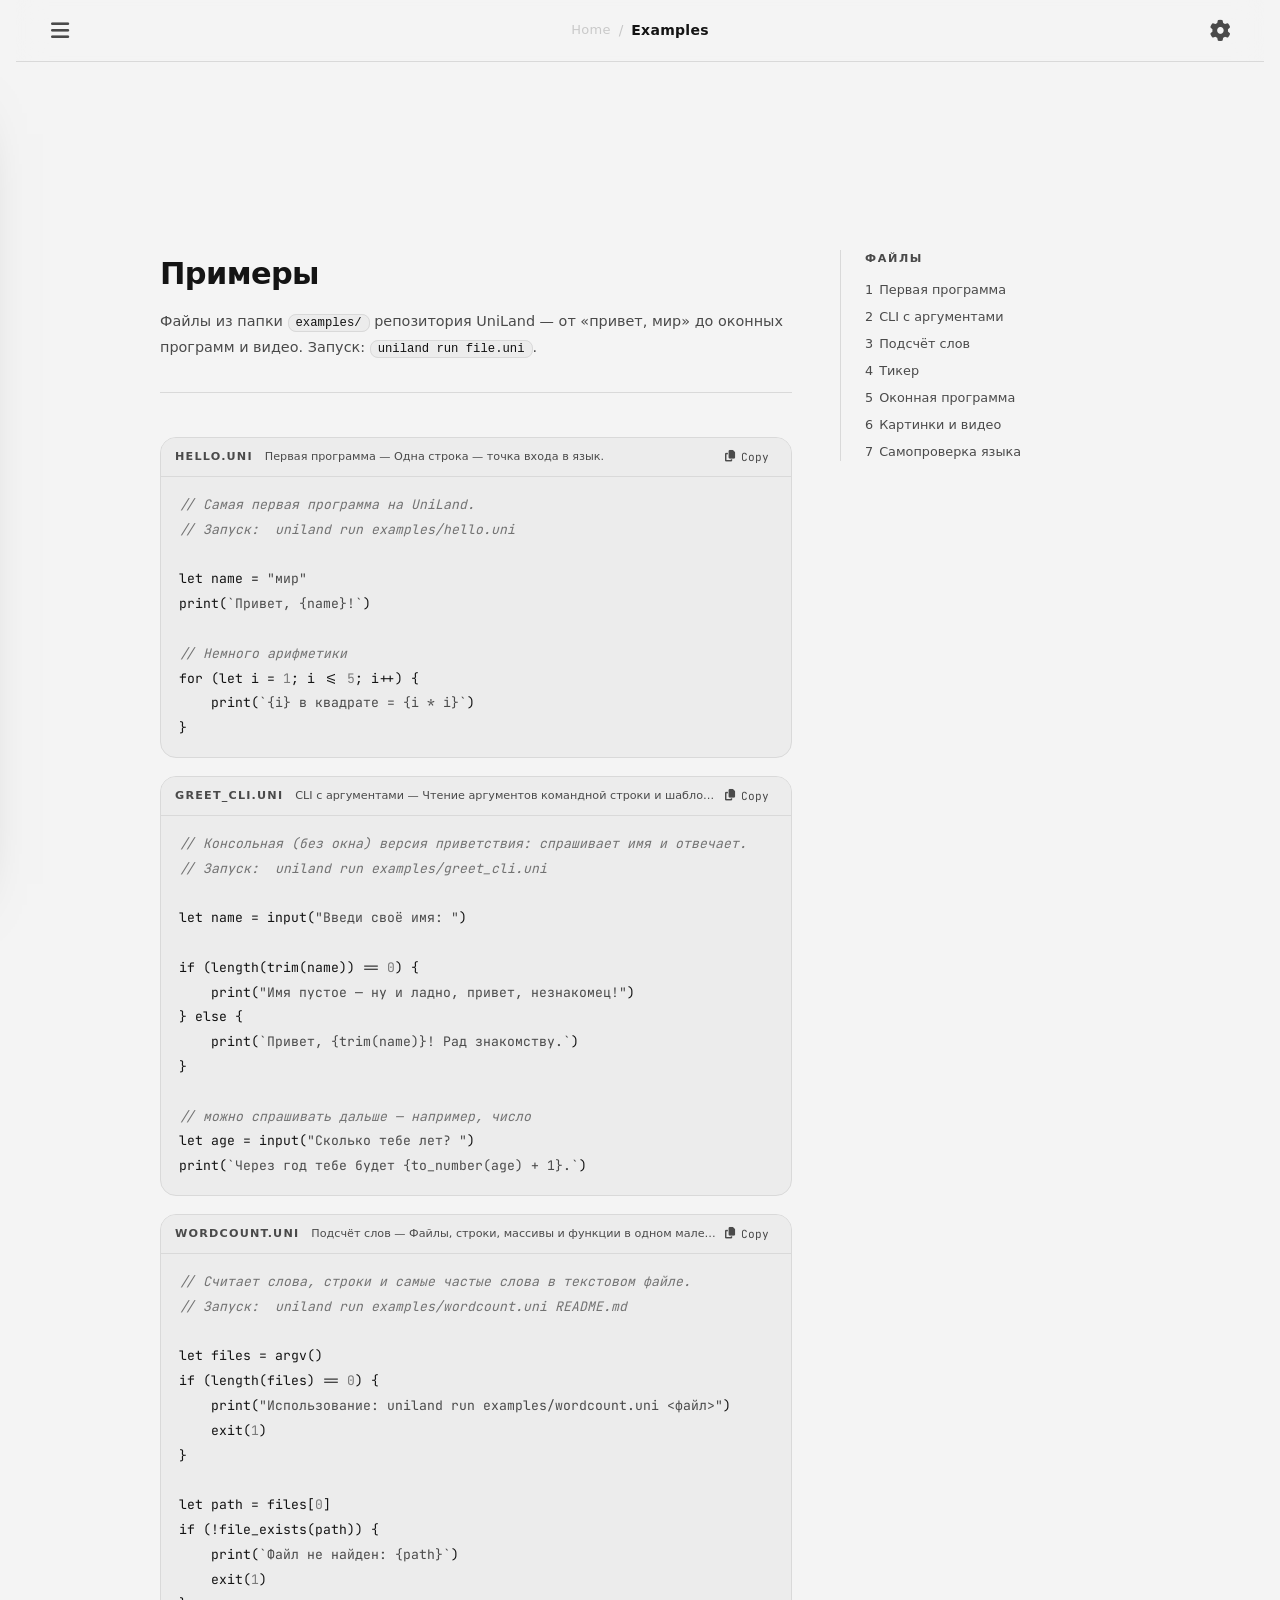
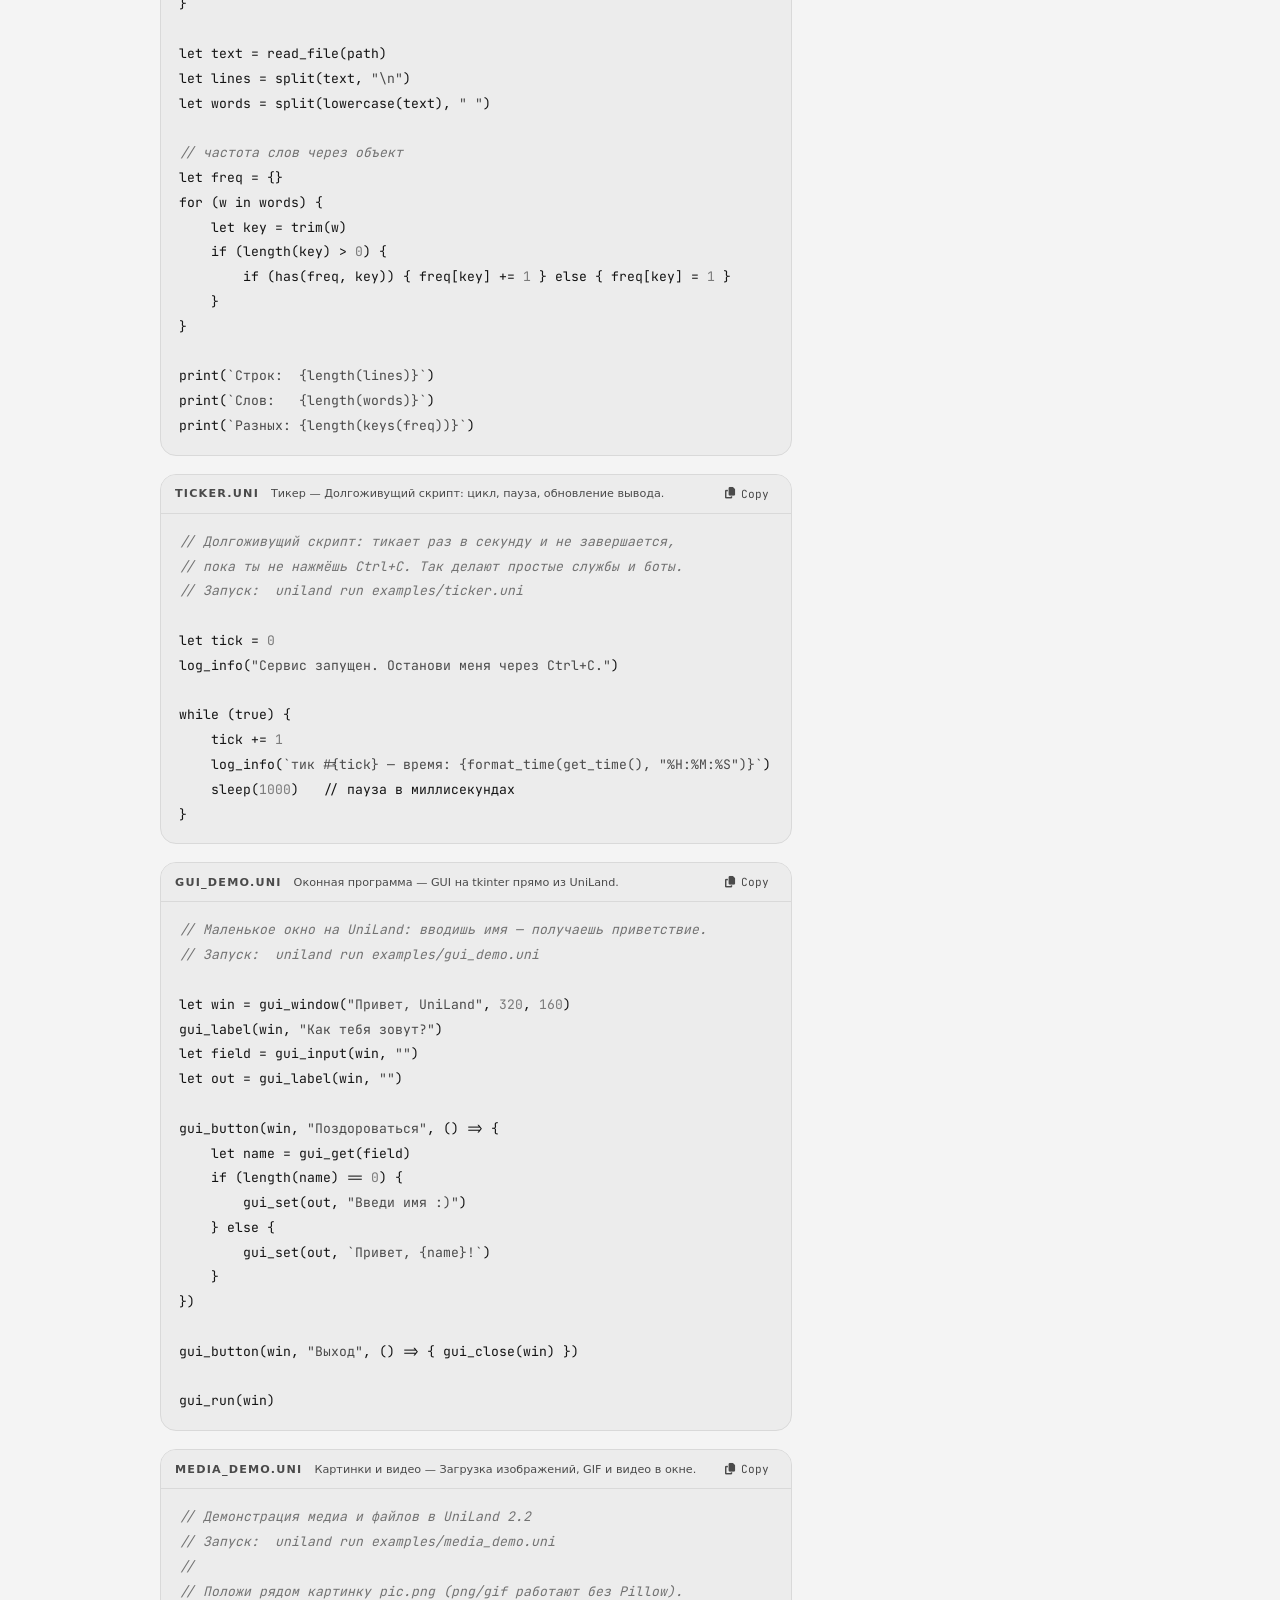
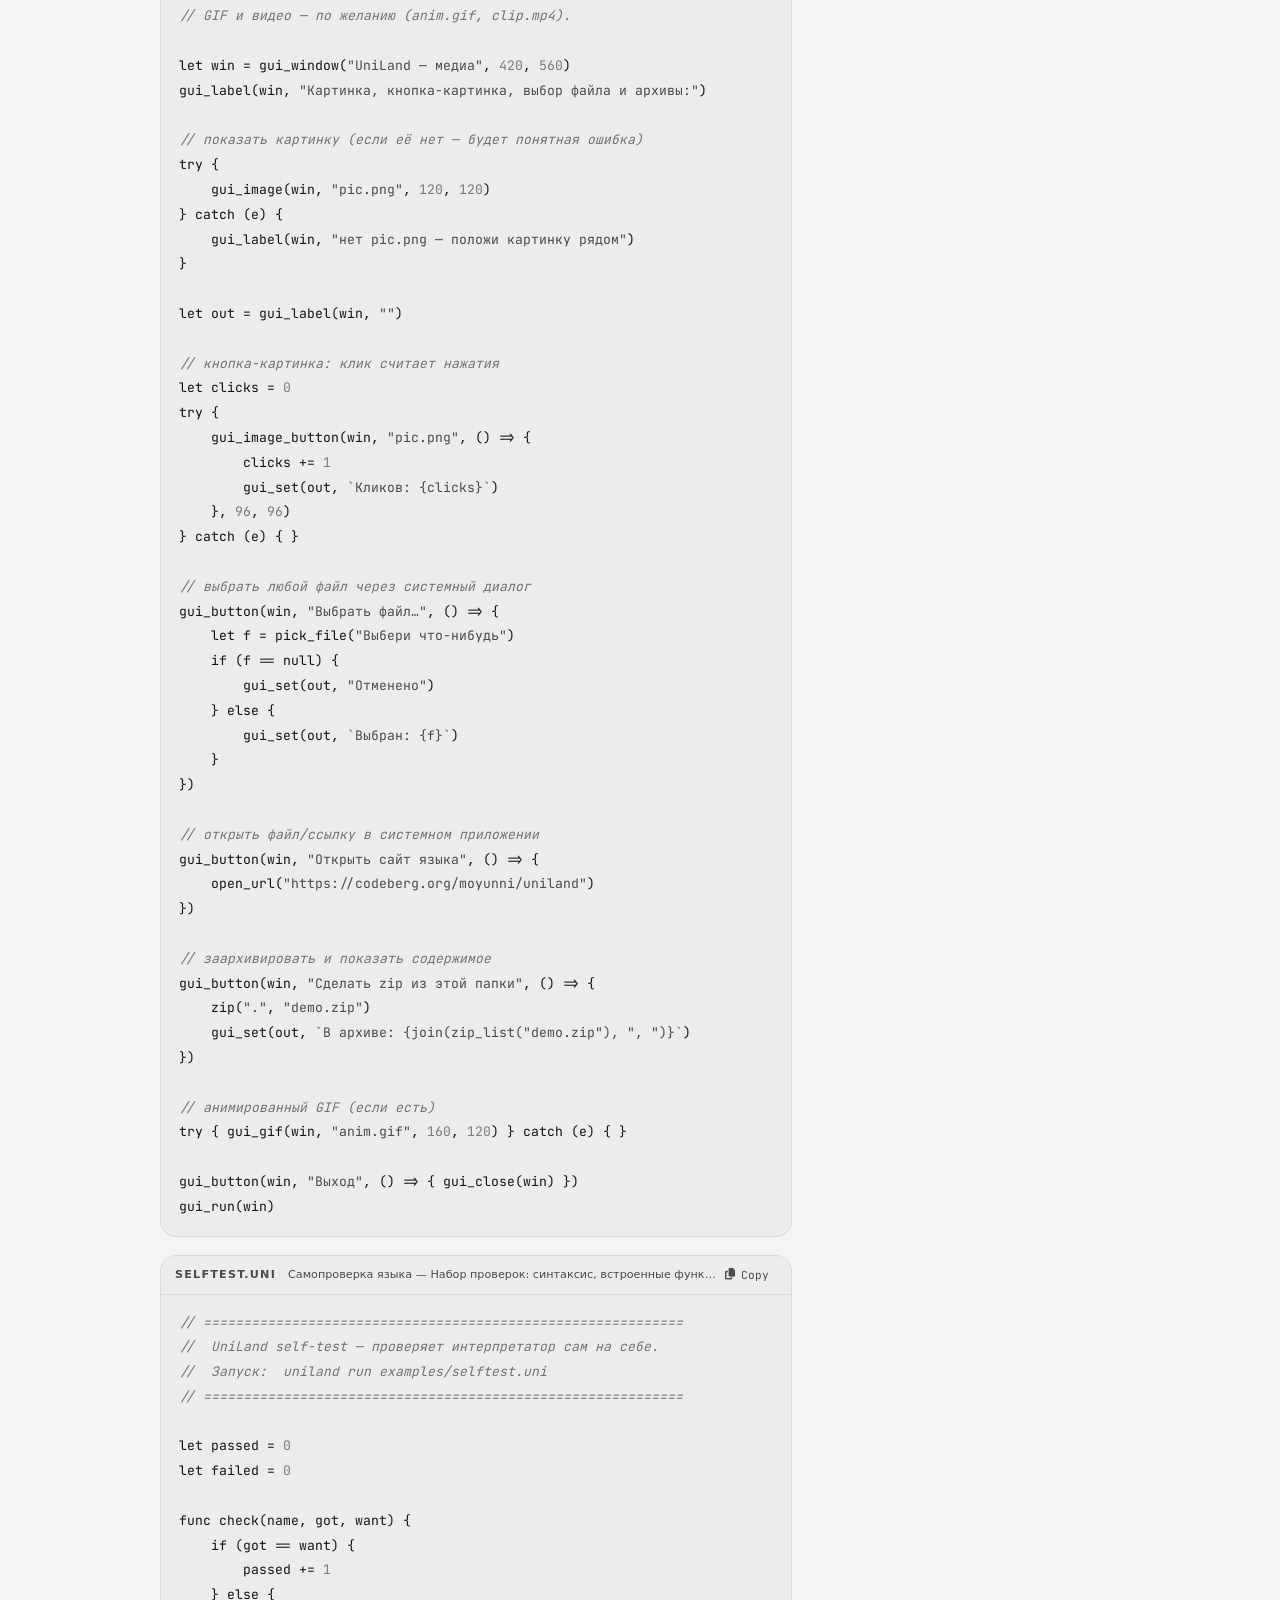
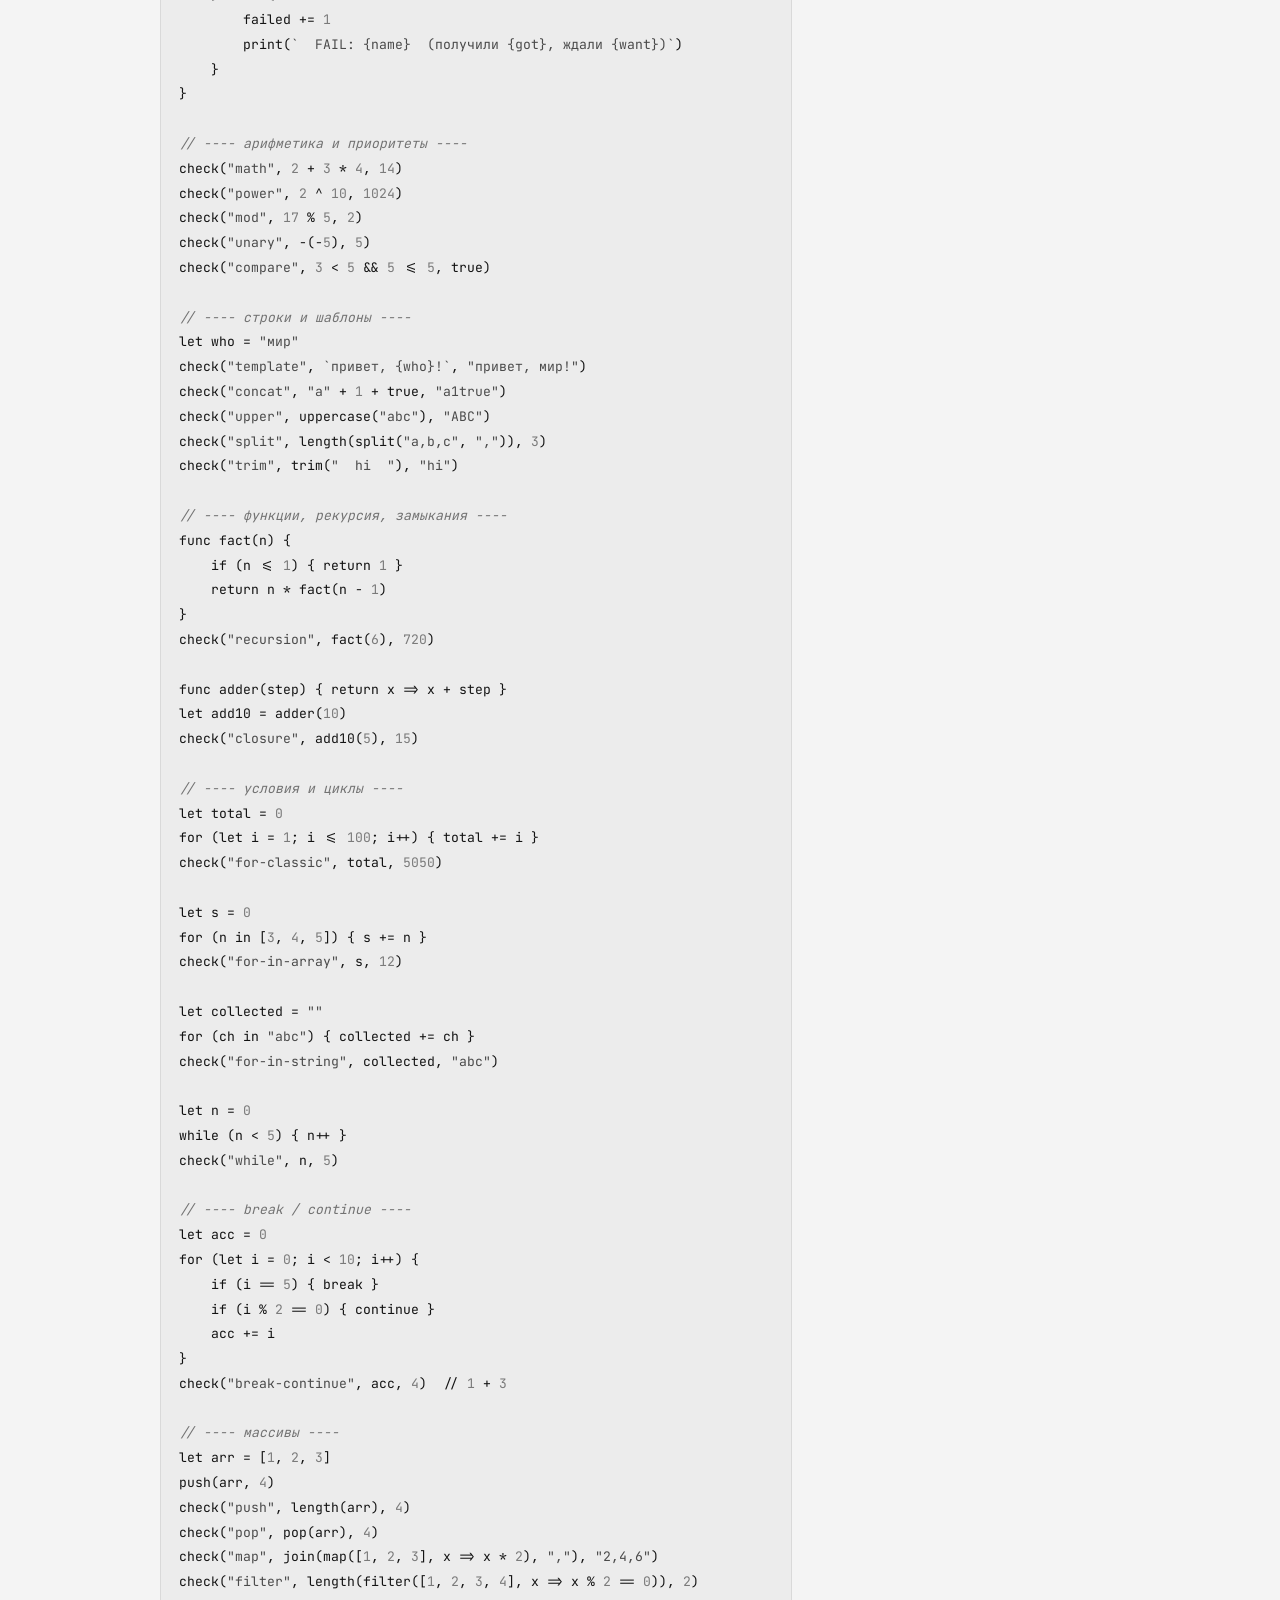
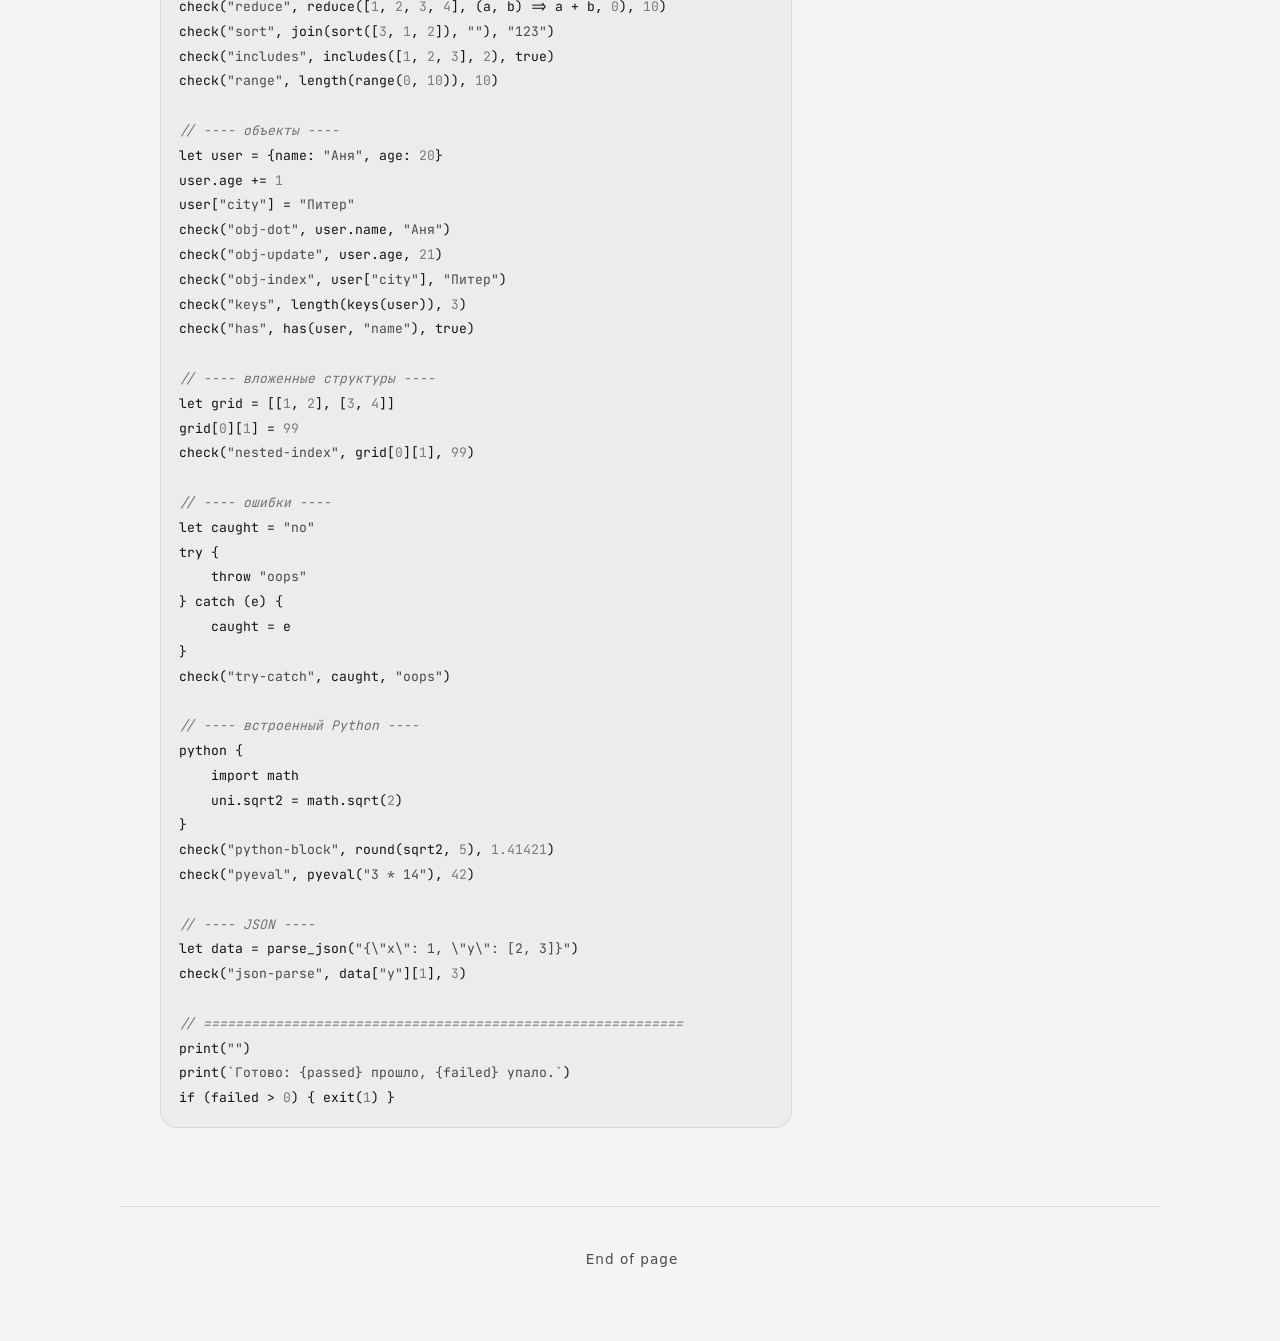
<file: uniland-examples.html>
<!DOCTYPE html>
<html lang="en">
<head>
<meta charSet="utf-8"/>
<meta name="viewport" content="width=device-width, initial-scale=1"/>
<title>uniland / examples</title>
<meta name="description" content="UniLand example scripts."/>
<link rel="icon" href="assets/favicon.svg" type="image/svg+xml"/>
<link rel="stylesheet" href="assets/jetbrains-mono.css?v=1795276803"/>
<link rel="stylesheet" href="assets/fontawesome-subset.css?v=1795276803"/>
<link rel="stylesheet" href="assets/style.css?v=1795276803"/>
<link rel="stylesheet" href="assets/docs.css?v=1795276803"/>
<link rel="stylesheet" href="assets/fx.css?v=1795276803"/>
<link rel="stylesheet" href="assets/m3.css?v=1795276803"/>
</head>
<body>
<div class="SideNav-module__W2m5EW__overlay" id="sideOverlay" aria-hidden="true"></div>
<aside class="SideNav-module__W2m5EW__sideNav" id="sideNav">
<nav class="SideNav-module__W2m5EW__navList" id="sideNavList"></nav>
</aside>
<div class="TopBar-module__hfKmSa__topBar">
<div class="TopBar-module__hfKmSa__leftSlot">
<div class="TopBar-module__hfKmSa__settingsBtnWrap">
<button class="TopBar-module__hfKmSa__settingsBtn" id="navBtn" aria-label="Open navigation"><i class="fas fa-bars"></i></button>
<span class="TopBar-module__hfKmSa__tooltip TopBar-module__hfKmSa__tooltipRight" data-i18n="navigation">Navigation</span>
</div>
</div>
<nav class="TopBar-module__hfKmSa__breadcrumb" aria-label="breadcrumb">
<span class="TopBar-module__hfKmSa__breadcrumbItem TopBar-module__hfKmSa__breadcrumbItemHidden"><a class="TopBar-module__hfKmSa__breadcrumbPrev" href="index.html" data-i18n="navHomeLabel">Home</a></span><span class="TopBar-module__hfKmSa__breadcrumbItem"><span class="TopBar-module__hfKmSa__breadcrumbSep">/</span><span class="TopBar-module__hfKmSa__breadcrumbCurrent" data-i18n="unilandExamples">Examples</span></span>
</nav>
<div class="TopBar-module__hfKmSa__rightControls">
<div class="TopBar-module__hfKmSa__settingsBtnWrap">
<button class="TopBar-module__hfKmSa__settingsBtn" id="settingsBtn" aria-label="Settings"><i class="fas fa-cog"></i></button>
<span class="TopBar-module__hfKmSa__tooltip" id="settingsTooltip" data-i18n="preferences">Preferences</span>
</div>
<div class="TopBar-module__hfKmSa__popup" id="settingsPopup">
<div class="TopBar-module__hfKmSa__popupSection">
<div class="TopBar-module__hfKmSa__popupTitle" data-i18n="theme">Theme</div>
<div class="TopBar-module__hfKmSa__optionRow">
<button class="TopBar-module__hfKmSa__optionBtn js-theme-btn" data-theme="auto">Auto</button>
<button class="TopBar-module__hfKmSa__optionBtn js-theme-btn" data-theme="light" aria-label="Light"><i class="fas fa-sun"></i></button>
<button class="TopBar-module__hfKmSa__optionBtn js-theme-btn" data-theme="dark" aria-label="Dark"><i class="fas fa-moon"></i></button>
</div>
</div>
<div class="TopBar-module__hfKmSa__popupSection">
<div class="TopBar-module__hfKmSa__popupTitle" data-i18n="language">Language</div>
<div class="TopBar-module__hfKmSa__optionRow">
<button class="TopBar-module__hfKmSa__optionBtn js-lang-btn" data-lang="en">EN</button>
<button class="TopBar-module__hfKmSa__optionBtn js-lang-btn" data-lang="ru">RU</button>
</div>
</div>
<div class="TopBar-module__hfKmSa__popupSection">
<div class="TopBar-module__hfKmSa__popupTitle" data-i18n="effects">Effects</div>
<div class="TopBar-module__hfKmSa__optionRow">
<div class="TopBar-module__hfKmSa__settingsBtnWrap">
<button class="TopBar-module__hfKmSa__optionBtn" id="particlesBtn" type="button" aria-label="Click particles"><i class="fas fa-wand-magic-sparkles"></i></button>
<span class="TopBar-module__hfKmSa__tooltip" data-i18n="particles">Click particles</span>
</div>
</div>
</div>
</div>
</div>
</div>
<div class="page-module__E0kJGG__container" data-page="examples"><div class="page-module__iRtBbG__container" data-page="examples">
<main class="page-module__iRtBbG__main">
<div class="page-module__iRtBbG__body">
<h1 class="jelly-drop">Примеры</h1>
<p class="page-module__iRtBbG__intro">Файлы из папки <code>examples/</code> репозитория UniLand — от «привет, мир»
до оконных программ и видео. Запуск: <code>uniland run file.uni</code>.</p>
<div class="page-module__iRtBbG__codeBlock exampleBlock" id="hellouni"><div class="page-module__iRtBbG__codeHeader"><span class="page-module__iRtBbG__codeLang">hello.uni</span><span class="page-module__iRtBbG__exampleNote">Первая программа — Одна строка — точка входа в язык.</span><button class="page-module__iRtBbG__copyBtn" type="button" data-code="// Самая первая программа на UniLand.&#10;// Запуск:  uniland run examples/hello.uni&#10;&#10;let name = &quot;мир&quot;&#10;print(`Привет, {name}!`)&#10;&#10;// Немного арифметики&#10;for (let i = 1; i &lt;= 5; i++) {&#10;    print(`{i} в квадрате = {i * i}`)&#10;}"><i class="fas fa-copy"></i><span class="copyLabel">Copy</span></button></div><pre><code><span class="page-module__iRtBbG__tokComment">// Самая первая программа на UniLand.</span>
<span class="page-module__iRtBbG__tokComment">// Запуск:  uniland run examples/hello.uni</span>

<span class="page-module__iRtBbG__tokKey">let</span> name = <span class="page-module__iRtBbG__tokStr">"мир"</span>
print(<span class="page-module__iRtBbG__tokStr">`Привет, {name}!`</span>)

<span class="page-module__iRtBbG__tokComment">// Немного арифметики</span>
<span class="page-module__iRtBbG__tokKey">for</span> (<span class="page-module__iRtBbG__tokKey">let</span> i = <span class="page-module__iRtBbG__tokNum">1</span>; i &lt;= <span class="page-module__iRtBbG__tokNum">5</span>; i++) {
    print(<span class="page-module__iRtBbG__tokStr">`{i} в квадрате = {i * i}`</span>)
}</code></pre></div>
<div class="page-module__iRtBbG__codeBlock exampleBlock" id="greetcliuni"><div class="page-module__iRtBbG__codeHeader"><span class="page-module__iRtBbG__codeLang">greet_cli.uni</span><span class="page-module__iRtBbG__exampleNote">CLI с аргументами — Чтение аргументов командной строки и шаблонные строки.</span><button class="page-module__iRtBbG__copyBtn" type="button" data-code="// Консольная (без окна) версия приветствия: спрашивает имя и отвечает.&#10;// Запуск:  uniland run examples/greet_cli.uni&#10;&#10;let name = input(&quot;Введи своё имя: &quot;)&#10;&#10;if (length(trim(name)) == 0) {&#10;    print(&quot;Имя пустое — ну и ладно, привет, незнакомец!&quot;)&#10;} else {&#10;    print(`Привет, {trim(name)}! Рад знакомству.`)&#10;}&#10;&#10;// можно спрашивать дальше — например, число&#10;let age = input(&quot;Сколько тебе лет? &quot;)&#10;print(`Через год тебе будет {to_number(age) + 1}.`)"><i class="fas fa-copy"></i><span class="copyLabel">Copy</span></button></div><pre><code><span class="page-module__iRtBbG__tokComment">// Консольная (без окна) версия приветствия: спрашивает имя и отвечает.</span>
<span class="page-module__iRtBbG__tokComment">// Запуск:  uniland run examples/greet_cli.uni</span>

<span class="page-module__iRtBbG__tokKey">let</span> name = input(<span class="page-module__iRtBbG__tokStr">"Введи своё имя: "</span>)

<span class="page-module__iRtBbG__tokKey">if</span> (length(trim(name)) == <span class="page-module__iRtBbG__tokNum">0</span>) {
    print(<span class="page-module__iRtBbG__tokStr">"Имя пустое — ну и ладно, привет, незнакомец!"</span>)
} <span class="page-module__iRtBbG__tokKey">else</span> {
    print(<span class="page-module__iRtBbG__tokStr">`Привет, {trim(name)}! Рад знакомству.`</span>)
}

<span class="page-module__iRtBbG__tokComment">// можно спрашивать дальше — например, число</span>
<span class="page-module__iRtBbG__tokKey">let</span> age = input(<span class="page-module__iRtBbG__tokStr">"Сколько тебе лет? "</span>)
print(<span class="page-module__iRtBbG__tokStr">`Через год тебе будет {to_number(age) + 1}.`</span>)</code></pre></div>
<div class="page-module__iRtBbG__codeBlock exampleBlock" id="wordcountuni"><div class="page-module__iRtBbG__codeHeader"><span class="page-module__iRtBbG__codeLang">wordcount.uni</span><span class="page-module__iRtBbG__exampleNote">Подсчёт слов — Файлы, строки, массивы и функции в одном маленьком скрипте.</span><button class="page-module__iRtBbG__copyBtn" type="button" data-code="// Считает слова, строки и самые частые слова в текстовом файле.&#10;// Запуск:  uniland run examples/wordcount.uni README.md&#10;&#10;let files = argv()&#10;if (length(files) == 0) {&#10;    print(&quot;Использование: uniland run examples/wordcount.uni &lt;файл&gt;&quot;)&#10;    exit(1)&#10;}&#10;&#10;let path = files[0]&#10;if (!file_exists(path)) {&#10;    print(`Файл не найден: {path}`)&#10;    exit(1)&#10;}&#10;&#10;let text = read_file(path)&#10;let lines = split(text, &quot;\n&quot;)&#10;let words = split(lowercase(text), &quot; &quot;)&#10;&#10;// частота слов через объект&#10;let freq = {}&#10;for (w in words) {&#10;    let key = trim(w)&#10;    if (length(key) &gt; 0) {&#10;        if (has(freq, key)) { freq[key] += 1 } else { freq[key] = 1 }&#10;    }&#10;}&#10;&#10;print(`Строк:  {length(lines)}`)&#10;print(`Слов:   {length(words)}`)&#10;print(`Разных: {length(keys(freq))}`)"><i class="fas fa-copy"></i><span class="copyLabel">Copy</span></button></div><pre><code><span class="page-module__iRtBbG__tokComment">// Считает слова, строки и самые частые слова в текстовом файле.</span>
<span class="page-module__iRtBbG__tokComment">// Запуск:  uniland run examples/wordcount.uni README.md</span>

<span class="page-module__iRtBbG__tokKey">let</span> files = argv()
<span class="page-module__iRtBbG__tokKey">if</span> (length(files) == <span class="page-module__iRtBbG__tokNum">0</span>) {
    print(<span class="page-module__iRtBbG__tokStr">"Использование: uniland run examples/wordcount.uni &lt;файл&gt;"</span>)
    exit(<span class="page-module__iRtBbG__tokNum">1</span>)
}

<span class="page-module__iRtBbG__tokKey">let</span> path = files[<span class="page-module__iRtBbG__tokNum">0</span>]
<span class="page-module__iRtBbG__tokKey">if</span> (!file_exists(path)) {
    print(<span class="page-module__iRtBbG__tokStr">`Файл не найден: {path}`</span>)
    exit(<span class="page-module__iRtBbG__tokNum">1</span>)
}

<span class="page-module__iRtBbG__tokKey">let</span> text = read_file(path)
<span class="page-module__iRtBbG__tokKey">let</span> lines = split(text, <span class="page-module__iRtBbG__tokStr">"\n"</span>)
<span class="page-module__iRtBbG__tokKey">let</span> words = split(lowercase(text), <span class="page-module__iRtBbG__tokStr">" "</span>)

<span class="page-module__iRtBbG__tokComment">// частота слов через объект</span>
<span class="page-module__iRtBbG__tokKey">let</span> freq = {}
<span class="page-module__iRtBbG__tokKey">for</span> (w <span class="page-module__iRtBbG__tokKey">in</span> words) {
    <span class="page-module__iRtBbG__tokKey">let</span> key = trim(w)
    <span class="page-module__iRtBbG__tokKey">if</span> (length(key) &gt; <span class="page-module__iRtBbG__tokNum">0</span>) {
        <span class="page-module__iRtBbG__tokKey">if</span> (has(freq, key)) { freq[key] += <span class="page-module__iRtBbG__tokNum">1</span> } <span class="page-module__iRtBbG__tokKey">else</span> { freq[key] = <span class="page-module__iRtBbG__tokNum">1</span> }
    }
}

print(<span class="page-module__iRtBbG__tokStr">`Строк:  {length(lines)}`</span>)
print(<span class="page-module__iRtBbG__tokStr">`Слов:   {length(words)}`</span>)
print(<span class="page-module__iRtBbG__tokStr">`Разных: {length(keys(freq))}`</span>)</code></pre></div>
<div class="page-module__iRtBbG__codeBlock exampleBlock" id="tickeruni"><div class="page-module__iRtBbG__codeHeader"><span class="page-module__iRtBbG__codeLang">ticker.uni</span><span class="page-module__iRtBbG__exampleNote">Тикер — Долгоживущий скрипт: цикл, пауза, обновление вывода.</span><button class="page-module__iRtBbG__copyBtn" type="button" data-code="// Долгоживущий скрипт: тикает раз в секунду и не завершается,&#10;// пока ты не нажмёшь Ctrl+C. Так делают простые службы и боты.&#10;// Запуск:  uniland run examples/ticker.uni&#10;&#10;let tick = 0&#10;log_info(&quot;Сервис запущен. Останови меня через Ctrl+C.&quot;)&#10;&#10;while (true) {&#10;    tick += 1&#10;    log_info(`тик #{tick} — время: {format_time(get_time(), &quot;%H:%M:%S&quot;)}`)&#10;    sleep(1000)   // пауза в миллисекундах&#10;}"><i class="fas fa-copy"></i><span class="copyLabel">Copy</span></button></div><pre><code><span class="page-module__iRtBbG__tokComment">// Долгоживущий скрипт: тикает раз в секунду и не завершается,</span>
<span class="page-module__iRtBbG__tokComment">// пока ты не нажмёшь Ctrl+C. Так делают простые службы и боты.</span>
<span class="page-module__iRtBbG__tokComment">// Запуск:  uniland run examples/ticker.uni</span>

<span class="page-module__iRtBbG__tokKey">let</span> tick = <span class="page-module__iRtBbG__tokNum">0</span>
log_info(<span class="page-module__iRtBbG__tokStr">"Сервис запущен. Останови меня через Ctrl+C."</span>)

<span class="page-module__iRtBbG__tokKey">while</span> (<span class="page-module__iRtBbG__tokKey">true</span>) {
    tick += <span class="page-module__iRtBbG__tokNum">1</span>
    log_info(<span class="page-module__iRtBbG__tokStr">`тик #{tick} — время: {format_time(get_time(), "%H:%M:%S")}`</span>)
    sleep(<span class="page-module__iRtBbG__tokNum">1000</span>)   // пауза в миллисекундах
}</code></pre></div>
<div class="page-module__iRtBbG__codeBlock exampleBlock" id="guidemouni"><div class="page-module__iRtBbG__codeHeader"><span class="page-module__iRtBbG__codeLang">gui_demo.uni</span><span class="page-module__iRtBbG__exampleNote">Оконная программа — GUI на tkinter прямо из UniLand.</span><button class="page-module__iRtBbG__copyBtn" type="button" data-code="// Маленькое окно на UniLand: вводишь имя — получаешь приветствие.&#10;// Запуск:  uniland run examples/gui_demo.uni&#10;&#10;let win = gui_window(&quot;Привет, UniLand&quot;, 320, 160)&#10;gui_label(win, &quot;Как тебя зовут?&quot;)&#10;let field = gui_input(win, &quot;&quot;)&#10;let out = gui_label(win, &quot;&quot;)&#10;&#10;gui_button(win, &quot;Поздороваться&quot;, () =&gt; {&#10;    let name = gui_get(field)&#10;    if (length(name) == 0) {&#10;        gui_set(out, &quot;Введи имя :)&quot;)&#10;    } else {&#10;        gui_set(out, `Привет, {name}!`)&#10;    }&#10;})&#10;&#10;gui_button(win, &quot;Выход&quot;, () =&gt; { gui_close(win) })&#10;&#10;gui_run(win)"><i class="fas fa-copy"></i><span class="copyLabel">Copy</span></button></div><pre><code><span class="page-module__iRtBbG__tokComment">// Маленькое окно на UniLand: вводишь имя — получаешь приветствие.</span>
<span class="page-module__iRtBbG__tokComment">// Запуск:  uniland run examples/gui_demo.uni</span>

<span class="page-module__iRtBbG__tokKey">let</span> win = gui_window(<span class="page-module__iRtBbG__tokStr">"Привет, UniLand"</span>, <span class="page-module__iRtBbG__tokNum">320</span>, <span class="page-module__iRtBbG__tokNum">160</span>)
gui_label(win, <span class="page-module__iRtBbG__tokStr">"Как тебя зовут?"</span>)
<span class="page-module__iRtBbG__tokKey">let</span> field = gui_input(win, <span class="page-module__iRtBbG__tokStr">""</span>)
<span class="page-module__iRtBbG__tokKey">let</span> out = gui_label(win, <span class="page-module__iRtBbG__tokStr">""</span>)

gui_button(win, <span class="page-module__iRtBbG__tokStr">"Поздороваться"</span>, () =&gt; {
    <span class="page-module__iRtBbG__tokKey">let</span> name = gui_get(field)
    <span class="page-module__iRtBbG__tokKey">if</span> (length(name) == <span class="page-module__iRtBbG__tokNum">0</span>) {
        gui_set(out, <span class="page-module__iRtBbG__tokStr">"Введи имя :)"</span>)
    } <span class="page-module__iRtBbG__tokKey">else</span> {
        gui_set(out, <span class="page-module__iRtBbG__tokStr">`Привет, {name}!`</span>)
    }
})

gui_button(win, <span class="page-module__iRtBbG__tokStr">"Выход"</span>, () =&gt; { gui_close(win) })

gui_run(win)</code></pre></div>
<div class="page-module__iRtBbG__codeBlock exampleBlock" id="mediademouni"><div class="page-module__iRtBbG__codeHeader"><span class="page-module__iRtBbG__codeLang">media_demo.uni</span><span class="page-module__iRtBbG__exampleNote">Картинки и видео — Загрузка изображений, GIF и видео в окне.</span><button class="page-module__iRtBbG__copyBtn" type="button" data-code="// Демонстрация медиа и файлов в UniLand 2.2&#10;// Запуск:  uniland run examples/media_demo.uni&#10;//&#10;// Положи рядом картинку pic.png (png/gif работают без Pillow).&#10;// GIF и видео — по желанию (anim.gif, clip.mp4).&#10;&#10;let win = gui_window(&quot;UniLand — медиа&quot;, 420, 560)&#10;gui_label(win, &quot;Картинка, кнопка-картинка, выбор файла и архивы:&quot;)&#10;&#10;// показать картинку (если её нет — будет понятная ошибка)&#10;try {&#10;    gui_image(win, &quot;pic.png&quot;, 120, 120)&#10;} catch (e) {&#10;    gui_label(win, &quot;нет pic.png — положи картинку рядом&quot;)&#10;}&#10;&#10;let out = gui_label(win, &quot;&quot;)&#10;&#10;// кнопка-картинка: клик считает нажатия&#10;let clicks = 0&#10;try {&#10;    gui_image_button(win, &quot;pic.png&quot;, () =&gt; {&#10;        clicks += 1&#10;        gui_set(out, `Кликов: {clicks}`)&#10;    }, 96, 96)&#10;} catch (e) { }&#10;&#10;// выбрать любой файл через системный диалог&#10;gui_button(win, &quot;Выбрать файл…&quot;, () =&gt; {&#10;    let f = pick_file(&quot;Выбери что-нибудь&quot;)&#10;    if (f == null) {&#10;        gui_set(out, &quot;Отменено&quot;)&#10;    } else {&#10;        gui_set(out, `Выбран: {f}`)&#10;    }&#10;})&#10;&#10;// открыть файл/ссылку в системном приложении&#10;gui_button(win, &quot;Открыть сайт языка&quot;, () =&gt; {&#10;    open_url(&quot;https://codeberg.org/moyunni/uniland&quot;)&#10;})&#10;&#10;// заархивировать и показать содержимое&#10;gui_button(win, &quot;Сделать zip из этой папки&quot;, () =&gt; {&#10;    zip(&quot;.&quot;, &quot;demo.zip&quot;)&#10;    gui_set(out, `В архиве: {join(zip_list(&quot;demo.zip&quot;), &quot;, &quot;)}`)&#10;})&#10;&#10;// анимированный GIF (если есть)&#10;try { gui_gif(win, &quot;anim.gif&quot;, 160, 120) } catch (e) { }&#10;&#10;gui_button(win, &quot;Выход&quot;, () =&gt; { gui_close(win) })&#10;gui_run(win)"><i class="fas fa-copy"></i><span class="copyLabel">Copy</span></button></div><pre><code><span class="page-module__iRtBbG__tokComment">// Демонстрация медиа и файлов в UniLand 2.2</span>
<span class="page-module__iRtBbG__tokComment">// Запуск:  uniland run examples/media_demo.uni</span>
<span class="page-module__iRtBbG__tokComment">//</span>
<span class="page-module__iRtBbG__tokComment">// Положи рядом картинку pic.png (png/gif работают без Pillow).</span>
<span class="page-module__iRtBbG__tokComment">// GIF и видео — по желанию (anim.gif, clip.mp4).</span>

<span class="page-module__iRtBbG__tokKey">let</span> win = gui_window(<span class="page-module__iRtBbG__tokStr">"UniLand — медиа"</span>, <span class="page-module__iRtBbG__tokNum">420</span>, <span class="page-module__iRtBbG__tokNum">560</span>)
gui_label(win, <span class="page-module__iRtBbG__tokStr">"Картинка, кнопка-картинка, выбор файла и архивы:"</span>)

<span class="page-module__iRtBbG__tokComment">// показать картинку (если её нет — будет понятная ошибка)</span>
<span class="page-module__iRtBbG__tokKey">try</span> {
    gui_image(win, <span class="page-module__iRtBbG__tokStr">"pic.png"</span>, <span class="page-module__iRtBbG__tokNum">120</span>, <span class="page-module__iRtBbG__tokNum">120</span>)
} <span class="page-module__iRtBbG__tokKey">catch</span> (e) {
    gui_label(win, <span class="page-module__iRtBbG__tokStr">"нет pic.png — положи картинку рядом"</span>)
}

<span class="page-module__iRtBbG__tokKey">let</span> out = gui_label(win, <span class="page-module__iRtBbG__tokStr">""</span>)

<span class="page-module__iRtBbG__tokComment">// кнопка-картинка: клик считает нажатия</span>
<span class="page-module__iRtBbG__tokKey">let</span> clicks = <span class="page-module__iRtBbG__tokNum">0</span>
<span class="page-module__iRtBbG__tokKey">try</span> {
    gui_image_button(win, <span class="page-module__iRtBbG__tokStr">"pic.png"</span>, () =&gt; {
        clicks += <span class="page-module__iRtBbG__tokNum">1</span>
        gui_set(out, <span class="page-module__iRtBbG__tokStr">`Кликов: {clicks}`</span>)
    }, <span class="page-module__iRtBbG__tokNum">96</span>, <span class="page-module__iRtBbG__tokNum">96</span>)
} <span class="page-module__iRtBbG__tokKey">catch</span> (e) { }

<span class="page-module__iRtBbG__tokComment">// выбрать любой файл через системный диалог</span>
gui_button(win, <span class="page-module__iRtBbG__tokStr">"Выбрать файл…"</span>, () =&gt; {
    <span class="page-module__iRtBbG__tokKey">let</span> f = pick_file(<span class="page-module__iRtBbG__tokStr">"Выбери что-нибудь"</span>)
    <span class="page-module__iRtBbG__tokKey">if</span> (f == <span class="page-module__iRtBbG__tokKey">null</span>) {
        gui_set(out, <span class="page-module__iRtBbG__tokStr">"Отменено"</span>)
    } <span class="page-module__iRtBbG__tokKey">else</span> {
        gui_set(out, <span class="page-module__iRtBbG__tokStr">`Выбран: {f}`</span>)
    }
})

<span class="page-module__iRtBbG__tokComment">// открыть файл/ссылку в системном приложении</span>
gui_button(win, <span class="page-module__iRtBbG__tokStr">"Открыть сайт языка"</span>, () =&gt; {
    open_url(<span class="page-module__iRtBbG__tokStr">"https://codeberg.org/moyunni/uniland"</span>)
})

<span class="page-module__iRtBbG__tokComment">// заархивировать и показать содержимое</span>
gui_button(win, <span class="page-module__iRtBbG__tokStr">"Сделать zip из этой папки"</span>, () =&gt; {
    zip(<span class="page-module__iRtBbG__tokStr">"."</span>, <span class="page-module__iRtBbG__tokStr">"demo.zip"</span>)
    gui_set(out, <span class="page-module__iRtBbG__tokStr">`В архиве: {join(zip_list("demo.zip"), ", ")}`</span>)
})

<span class="page-module__iRtBbG__tokComment">// анимированный GIF (если есть)</span>
<span class="page-module__iRtBbG__tokKey">try</span> { gui_gif(win, <span class="page-module__iRtBbG__tokStr">"anim.gif"</span>, <span class="page-module__iRtBbG__tokNum">160</span>, <span class="page-module__iRtBbG__tokNum">120</span>) } <span class="page-module__iRtBbG__tokKey">catch</span> (e) { }

gui_button(win, <span class="page-module__iRtBbG__tokStr">"Выход"</span>, () =&gt; { gui_close(win) })
gui_run(win)</code></pre></div>
<div class="page-module__iRtBbG__codeBlock exampleBlock" id="selftestuni"><div class="page-module__iRtBbG__codeHeader"><span class="page-module__iRtBbG__codeLang">selftest.uni</span><span class="page-module__iRtBbG__exampleNote">Самопроверка языка — Набор проверок: синтаксис, встроенные функции, ошибки.</span><button class="page-module__iRtBbG__copyBtn" type="button" data-code="// ============================================================&#10;//  UniLand self-test — проверяет интерпретатор сам на себе.&#10;//  Запуск:  uniland run examples/selftest.uni&#10;// ============================================================&#10;&#10;let passed = 0&#10;let failed = 0&#10;&#10;func check(name, got, want) {&#10;    if (got == want) {&#10;        passed += 1&#10;    } else {&#10;        failed += 1&#10;        print(`  FAIL: {name}  (получили {got}, ждали {want})`)&#10;    }&#10;}&#10;&#10;// ---- арифметика и приоритеты ----&#10;check(&quot;math&quot;, 2 + 3 * 4, 14)&#10;check(&quot;power&quot;, 2 ^ 10, 1024)&#10;check(&quot;mod&quot;, 17 % 5, 2)&#10;check(&quot;unary&quot;, -(-5), 5)&#10;check(&quot;compare&quot;, 3 &lt; 5 &amp;&amp; 5 &lt;= 5, true)&#10;&#10;// ---- строки и шаблоны ----&#10;let who = &quot;мир&quot;&#10;check(&quot;template&quot;, `привет, {who}!`, &quot;привет, мир!&quot;)&#10;check(&quot;concat&quot;, &quot;a&quot; + 1 + true, &quot;a1true&quot;)&#10;check(&quot;upper&quot;, uppercase(&quot;abc&quot;), &quot;ABC&quot;)&#10;check(&quot;split&quot;, length(split(&quot;a,b,c&quot;, &quot;,&quot;)), 3)&#10;check(&quot;trim&quot;, trim(&quot;  hi  &quot;), &quot;hi&quot;)&#10;&#10;// ---- функции, рекурсия, замыкания ----&#10;func fact(n) {&#10;    if (n &lt;= 1) { return 1 }&#10;    return n * fact(n - 1)&#10;}&#10;check(&quot;recursion&quot;, fact(6), 720)&#10;&#10;func adder(step) { return x =&gt; x + step }&#10;let add10 = adder(10)&#10;check(&quot;closure&quot;, add10(5), 15)&#10;&#10;// ---- условия и циклы ----&#10;let total = 0&#10;for (let i = 1; i &lt;= 100; i++) { total += i }&#10;check(&quot;for-classic&quot;, total, 5050)&#10;&#10;let s = 0&#10;for (n in [3, 4, 5]) { s += n }&#10;check(&quot;for-in-array&quot;, s, 12)&#10;&#10;let collected = &quot;&quot;&#10;for (ch in &quot;abc&quot;) { collected += ch }&#10;check(&quot;for-in-string&quot;, collected, &quot;abc&quot;)&#10;&#10;let n = 0&#10;while (n &lt; 5) { n++ }&#10;check(&quot;while&quot;, n, 5)&#10;&#10;// ---- break / continue ----&#10;let acc = 0&#10;for (let i = 0; i &lt; 10; i++) {&#10;    if (i == 5) { break }&#10;    if (i % 2 == 0) { continue }&#10;    acc += i&#10;}&#10;check(&quot;break-continue&quot;, acc, 4)  // 1 + 3&#10;&#10;// ---- массивы ----&#10;let arr = [1, 2, 3]&#10;push(arr, 4)&#10;check(&quot;push&quot;, length(arr), 4)&#10;check(&quot;pop&quot;, pop(arr), 4)&#10;check(&quot;map&quot;, join(map([1, 2, 3], x =&gt; x * 2), &quot;,&quot;), &quot;2,4,6&quot;)&#10;check(&quot;filter&quot;, length(filter([1, 2, 3, 4], x =&gt; x % 2 == 0)), 2)&#10;check(&quot;reduce&quot;, reduce([1, 2, 3, 4], (a, b) =&gt; a + b, 0), 10)&#10;check(&quot;sort&quot;, join(sort([3, 1, 2]), &quot;&quot;), &quot;123&quot;)&#10;check(&quot;includes&quot;, includes([1, 2, 3], 2), true)&#10;check(&quot;range&quot;, length(range(0, 10)), 10)&#10;&#10;// ---- объекты ----&#10;let user = {name: &quot;Аня&quot;, age: 20}&#10;user.age += 1&#10;user[&quot;city&quot;] = &quot;Питер&quot;&#10;check(&quot;obj-dot&quot;, user.name, &quot;Аня&quot;)&#10;check(&quot;obj-update&quot;, user.age, 21)&#10;check(&quot;obj-index&quot;, user[&quot;city&quot;], &quot;Питер&quot;)&#10;check(&quot;keys&quot;, length(keys(user)), 3)&#10;check(&quot;has&quot;, has(user, &quot;name&quot;), true)&#10;&#10;// ---- вложенные структуры ----&#10;let grid = [[1, 2], [3, 4]]&#10;grid[0][1] = 99&#10;check(&quot;nested-index&quot;, grid[0][1], 99)&#10;&#10;// ---- ошибки ----&#10;let caught = &quot;no&quot;&#10;try {&#10;    throw &quot;oops&quot;&#10;} catch (e) {&#10;    caught = e&#10;}&#10;check(&quot;try-catch&quot;, caught, &quot;oops&quot;)&#10;&#10;// ---- встроенный Python ----&#10;python {&#10;    import math&#10;    uni.sqrt2 = math.sqrt(2)&#10;}&#10;check(&quot;python-block&quot;, round(sqrt2, 5), 1.41421)&#10;check(&quot;pyeval&quot;, pyeval(&quot;3 * 14&quot;), 42)&#10;&#10;// ---- JSON ----&#10;let data = parse_json(&quot;{\&quot;x\&quot;: 1, \&quot;y\&quot;: [2, 3]}&quot;)&#10;check(&quot;json-parse&quot;, data[&quot;y&quot;][1], 3)&#10;&#10;// ============================================================&#10;print(&quot;&quot;)&#10;print(`Готово: {passed} прошло, {failed} упало.`)&#10;if (failed &gt; 0) { exit(1) }"><i class="fas fa-copy"></i><span class="copyLabel">Copy</span></button></div><pre><code><span class="page-module__iRtBbG__tokComment">// ============================================================</span>
<span class="page-module__iRtBbG__tokComment">//  UniLand self-test — проверяет интерпретатор сам на себе.</span>
<span class="page-module__iRtBbG__tokComment">//  Запуск:  uniland run examples/selftest.uni</span>
<span class="page-module__iRtBbG__tokComment">// ============================================================</span>

<span class="page-module__iRtBbG__tokKey">let</span> passed = <span class="page-module__iRtBbG__tokNum">0</span>
<span class="page-module__iRtBbG__tokKey">let</span> failed = <span class="page-module__iRtBbG__tokNum">0</span>

func check(name, got, want) {
    <span class="page-module__iRtBbG__tokKey">if</span> (got == want) {
        passed += <span class="page-module__iRtBbG__tokNum">1</span>
    } <span class="page-module__iRtBbG__tokKey">else</span> {
        failed += <span class="page-module__iRtBbG__tokNum">1</span>
        print(<span class="page-module__iRtBbG__tokStr">`  FAIL: {name}  (получили {got}, ждали {want})`</span>)
    }
}

<span class="page-module__iRtBbG__tokComment">// ---- арифметика и приоритеты ----</span>
check(<span class="page-module__iRtBbG__tokStr">"math"</span>, <span class="page-module__iRtBbG__tokNum">2</span> + <span class="page-module__iRtBbG__tokNum">3</span> * <span class="page-module__iRtBbG__tokNum">4</span>, <span class="page-module__iRtBbG__tokNum">14</span>)
check(<span class="page-module__iRtBbG__tokStr">"power"</span>, <span class="page-module__iRtBbG__tokNum">2</span> ^ <span class="page-module__iRtBbG__tokNum">10</span>, <span class="page-module__iRtBbG__tokNum">1024</span>)
check(<span class="page-module__iRtBbG__tokStr">"mod"</span>, <span class="page-module__iRtBbG__tokNum">17</span> % <span class="page-module__iRtBbG__tokNum">5</span>, <span class="page-module__iRtBbG__tokNum">2</span>)
check(<span class="page-module__iRtBbG__tokStr">"unary"</span>, -(-<span class="page-module__iRtBbG__tokNum">5</span>), <span class="page-module__iRtBbG__tokNum">5</span>)
check(<span class="page-module__iRtBbG__tokStr">"compare"</span>, <span class="page-module__iRtBbG__tokNum">3</span> &lt; <span class="page-module__iRtBbG__tokNum">5</span> &amp;&amp; <span class="page-module__iRtBbG__tokNum">5</span> &lt;= <span class="page-module__iRtBbG__tokNum">5</span>, <span class="page-module__iRtBbG__tokKey">true</span>)

<span class="page-module__iRtBbG__tokComment">// ---- строки и шаблоны ----</span>
<span class="page-module__iRtBbG__tokKey">let</span> who = <span class="page-module__iRtBbG__tokStr">"мир"</span>
check(<span class="page-module__iRtBbG__tokStr">"template"</span>, <span class="page-module__iRtBbG__tokStr">`привет, {who}!`</span>, <span class="page-module__iRtBbG__tokStr">"привет, мир!"</span>)
check(<span class="page-module__iRtBbG__tokStr">"concat"</span>, <span class="page-module__iRtBbG__tokStr">"a"</span> + <span class="page-module__iRtBbG__tokNum">1</span> + <span class="page-module__iRtBbG__tokKey">true</span>, <span class="page-module__iRtBbG__tokStr">"a1true"</span>)
check(<span class="page-module__iRtBbG__tokStr">"upper"</span>, uppercase(<span class="page-module__iRtBbG__tokStr">"abc"</span>), <span class="page-module__iRtBbG__tokStr">"ABC"</span>)
check(<span class="page-module__iRtBbG__tokStr">"split"</span>, length(split(<span class="page-module__iRtBbG__tokStr">"a,b,c"</span>, <span class="page-module__iRtBbG__tokStr">","</span>)), <span class="page-module__iRtBbG__tokNum">3</span>)
check(<span class="page-module__iRtBbG__tokStr">"trim"</span>, trim(<span class="page-module__iRtBbG__tokStr">"  hi  "</span>), <span class="page-module__iRtBbG__tokStr">"hi"</span>)

<span class="page-module__iRtBbG__tokComment">// ---- функции, рекурсия, замыкания ----</span>
func fact(n) {
    <span class="page-module__iRtBbG__tokKey">if</span> (n &lt;= <span class="page-module__iRtBbG__tokNum">1</span>) { <span class="page-module__iRtBbG__tokKey">return</span> <span class="page-module__iRtBbG__tokNum">1</span> }
    <span class="page-module__iRtBbG__tokKey">return</span> n * fact(n - <span class="page-module__iRtBbG__tokNum">1</span>)
}
check(<span class="page-module__iRtBbG__tokStr">"recursion"</span>, fact(<span class="page-module__iRtBbG__tokNum">6</span>), <span class="page-module__iRtBbG__tokNum">720</span>)

func adder(step) { <span class="page-module__iRtBbG__tokKey">return</span> x =&gt; x + step }
<span class="page-module__iRtBbG__tokKey">let</span> add10 = adder(<span class="page-module__iRtBbG__tokNum">10</span>)
check(<span class="page-module__iRtBbG__tokStr">"closure"</span>, add10(<span class="page-module__iRtBbG__tokNum">5</span>), <span class="page-module__iRtBbG__tokNum">15</span>)

<span class="page-module__iRtBbG__tokComment">// ---- условия и циклы ----</span>
<span class="page-module__iRtBbG__tokKey">let</span> total = <span class="page-module__iRtBbG__tokNum">0</span>
<span class="page-module__iRtBbG__tokKey">for</span> (<span class="page-module__iRtBbG__tokKey">let</span> i = <span class="page-module__iRtBbG__tokNum">1</span>; i &lt;= <span class="page-module__iRtBbG__tokNum">100</span>; i++) { total += i }
check(<span class="page-module__iRtBbG__tokStr">"for-classic"</span>, total, <span class="page-module__iRtBbG__tokNum">5050</span>)

<span class="page-module__iRtBbG__tokKey">let</span> s = <span class="page-module__iRtBbG__tokNum">0</span>
<span class="page-module__iRtBbG__tokKey">for</span> (n <span class="page-module__iRtBbG__tokKey">in</span> [<span class="page-module__iRtBbG__tokNum">3</span>, <span class="page-module__iRtBbG__tokNum">4</span>, <span class="page-module__iRtBbG__tokNum">5</span>]) { s += n }
check(<span class="page-module__iRtBbG__tokStr">"for-in-array"</span>, s, <span class="page-module__iRtBbG__tokNum">12</span>)

<span class="page-module__iRtBbG__tokKey">let</span> collected = <span class="page-module__iRtBbG__tokStr">""</span>
<span class="page-module__iRtBbG__tokKey">for</span> (ch <span class="page-module__iRtBbG__tokKey">in</span> <span class="page-module__iRtBbG__tokStr">"abc"</span>) { collected += ch }
check(<span class="page-module__iRtBbG__tokStr">"for-in-string"</span>, collected, <span class="page-module__iRtBbG__tokStr">"abc"</span>)

<span class="page-module__iRtBbG__tokKey">let</span> n = <span class="page-module__iRtBbG__tokNum">0</span>
<span class="page-module__iRtBbG__tokKey">while</span> (n &lt; <span class="page-module__iRtBbG__tokNum">5</span>) { n++ }
check(<span class="page-module__iRtBbG__tokStr">"while"</span>, n, <span class="page-module__iRtBbG__tokNum">5</span>)

<span class="page-module__iRtBbG__tokComment">// ---- break / continue ----</span>
<span class="page-module__iRtBbG__tokKey">let</span> acc = <span class="page-module__iRtBbG__tokNum">0</span>
<span class="page-module__iRtBbG__tokKey">for</span> (<span class="page-module__iRtBbG__tokKey">let</span> i = <span class="page-module__iRtBbG__tokNum">0</span>; i &lt; <span class="page-module__iRtBbG__tokNum">10</span>; i++) {
    <span class="page-module__iRtBbG__tokKey">if</span> (i == <span class="page-module__iRtBbG__tokNum">5</span>) { <span class="page-module__iRtBbG__tokKey">break</span> }
    <span class="page-module__iRtBbG__tokKey">if</span> (i % <span class="page-module__iRtBbG__tokNum">2</span> == <span class="page-module__iRtBbG__tokNum">0</span>) { <span class="page-module__iRtBbG__tokKey">continue</span> }
    acc += i
}
check(<span class="page-module__iRtBbG__tokStr">"break-continue"</span>, acc, <span class="page-module__iRtBbG__tokNum">4</span>)  // <span class="page-module__iRtBbG__tokNum">1</span> + <span class="page-module__iRtBbG__tokNum">3</span>

<span class="page-module__iRtBbG__tokComment">// ---- массивы ----</span>
<span class="page-module__iRtBbG__tokKey">let</span> arr = [<span class="page-module__iRtBbG__tokNum">1</span>, <span class="page-module__iRtBbG__tokNum">2</span>, <span class="page-module__iRtBbG__tokNum">3</span>]
push(arr, <span class="page-module__iRtBbG__tokNum">4</span>)
check(<span class="page-module__iRtBbG__tokStr">"push"</span>, length(arr), <span class="page-module__iRtBbG__tokNum">4</span>)
check(<span class="page-module__iRtBbG__tokStr">"pop"</span>, pop(arr), <span class="page-module__iRtBbG__tokNum">4</span>)
check(<span class="page-module__iRtBbG__tokStr">"map"</span>, join(map([<span class="page-module__iRtBbG__tokNum">1</span>, <span class="page-module__iRtBbG__tokNum">2</span>, <span class="page-module__iRtBbG__tokNum">3</span>], x =&gt; x * <span class="page-module__iRtBbG__tokNum">2</span>), <span class="page-module__iRtBbG__tokStr">","</span>), <span class="page-module__iRtBbG__tokStr">"2,4,6"</span>)
check(<span class="page-module__iRtBbG__tokStr">"filter"</span>, length(filter([<span class="page-module__iRtBbG__tokNum">1</span>, <span class="page-module__iRtBbG__tokNum">2</span>, <span class="page-module__iRtBbG__tokNum">3</span>, <span class="page-module__iRtBbG__tokNum">4</span>], x =&gt; x % <span class="page-module__iRtBbG__tokNum">2</span> == <span class="page-module__iRtBbG__tokNum">0</span>)), <span class="page-module__iRtBbG__tokNum">2</span>)
check(<span class="page-module__iRtBbG__tokStr">"reduce"</span>, reduce([<span class="page-module__iRtBbG__tokNum">1</span>, <span class="page-module__iRtBbG__tokNum">2</span>, <span class="page-module__iRtBbG__tokNum">3</span>, <span class="page-module__iRtBbG__tokNum">4</span>], (a, b) =&gt; a + b, <span class="page-module__iRtBbG__tokNum">0</span>), <span class="page-module__iRtBbG__tokNum">10</span>)
check(<span class="page-module__iRtBbG__tokStr">"sort"</span>, join(sort([<span class="page-module__iRtBbG__tokNum">3</span>, <span class="page-module__iRtBbG__tokNum">1</span>, <span class="page-module__iRtBbG__tokNum">2</span>]), <span class="page-module__iRtBbG__tokStr">""</span>), <span class="page-module__iRtBbG__tokStr">"123"</span>)
check(<span class="page-module__iRtBbG__tokStr">"includes"</span>, includes([<span class="page-module__iRtBbG__tokNum">1</span>, <span class="page-module__iRtBbG__tokNum">2</span>, <span class="page-module__iRtBbG__tokNum">3</span>], <span class="page-module__iRtBbG__tokNum">2</span>), <span class="page-module__iRtBbG__tokKey">true</span>)
check(<span class="page-module__iRtBbG__tokStr">"range"</span>, length(range(<span class="page-module__iRtBbG__tokNum">0</span>, <span class="page-module__iRtBbG__tokNum">10</span>)), <span class="page-module__iRtBbG__tokNum">10</span>)

<span class="page-module__iRtBbG__tokComment">// ---- объекты ----</span>
<span class="page-module__iRtBbG__tokKey">let</span> user = {name: <span class="page-module__iRtBbG__tokStr">"Аня"</span>, age: <span class="page-module__iRtBbG__tokNum">20</span>}
user.age += <span class="page-module__iRtBbG__tokNum">1</span>
user[<span class="page-module__iRtBbG__tokStr">"city"</span>] = <span class="page-module__iRtBbG__tokStr">"Питер"</span>
check(<span class="page-module__iRtBbG__tokStr">"obj-dot"</span>, user.name, <span class="page-module__iRtBbG__tokStr">"Аня"</span>)
check(<span class="page-module__iRtBbG__tokStr">"obj-update"</span>, user.age, <span class="page-module__iRtBbG__tokNum">21</span>)
check(<span class="page-module__iRtBbG__tokStr">"obj-index"</span>, user[<span class="page-module__iRtBbG__tokStr">"city"</span>], <span class="page-module__iRtBbG__tokStr">"Питер"</span>)
check(<span class="page-module__iRtBbG__tokStr">"keys"</span>, length(keys(user)), <span class="page-module__iRtBbG__tokNum">3</span>)
check(<span class="page-module__iRtBbG__tokStr">"has"</span>, has(user, <span class="page-module__iRtBbG__tokStr">"name"</span>), <span class="page-module__iRtBbG__tokKey">true</span>)

<span class="page-module__iRtBbG__tokComment">// ---- вложенные структуры ----</span>
<span class="page-module__iRtBbG__tokKey">let</span> grid = [[<span class="page-module__iRtBbG__tokNum">1</span>, <span class="page-module__iRtBbG__tokNum">2</span>], [<span class="page-module__iRtBbG__tokNum">3</span>, <span class="page-module__iRtBbG__tokNum">4</span>]]
grid[<span class="page-module__iRtBbG__tokNum">0</span>][<span class="page-module__iRtBbG__tokNum">1</span>] = <span class="page-module__iRtBbG__tokNum">99</span>
check(<span class="page-module__iRtBbG__tokStr">"nested-index"</span>, grid[<span class="page-module__iRtBbG__tokNum">0</span>][<span class="page-module__iRtBbG__tokNum">1</span>], <span class="page-module__iRtBbG__tokNum">99</span>)

<span class="page-module__iRtBbG__tokComment">// ---- ошибки ----</span>
<span class="page-module__iRtBbG__tokKey">let</span> caught = <span class="page-module__iRtBbG__tokStr">"no"</span>
<span class="page-module__iRtBbG__tokKey">try</span> {
    <span class="page-module__iRtBbG__tokKey">throw</span> <span class="page-module__iRtBbG__tokStr">"oops"</span>
} <span class="page-module__iRtBbG__tokKey">catch</span> (e) {
    caught = e
}
check(<span class="page-module__iRtBbG__tokStr">"try-catch"</span>, caught, <span class="page-module__iRtBbG__tokStr">"oops"</span>)

<span class="page-module__iRtBbG__tokComment">// ---- встроенный Python ----</span>
<span class="page-module__iRtBbG__tokKey">python</span> {
    <span class="page-module__iRtBbG__tokKey">import</span> math
    uni.sqrt2 = math.sqrt(<span class="page-module__iRtBbG__tokNum">2</span>)
}
check(<span class="page-module__iRtBbG__tokStr">"python-block"</span>, round(sqrt2, <span class="page-module__iRtBbG__tokNum">5</span>), <span class="page-module__iRtBbG__tokNum">1.41421</span>)
check(<span class="page-module__iRtBbG__tokStr">"pyeval"</span>, pyeval(<span class="page-module__iRtBbG__tokStr">"3 * 14"</span>), <span class="page-module__iRtBbG__tokNum">42</span>)

<span class="page-module__iRtBbG__tokComment">// ---- JSON ----</span>
<span class="page-module__iRtBbG__tokKey">let</span> data = parse_json(<span class="page-module__iRtBbG__tokStr">"{\"x\": 1, \"y\": [2, 3]}"</span>)
check(<span class="page-module__iRtBbG__tokStr">"json-parse"</span>, data[<span class="page-module__iRtBbG__tokStr">"y"</span>][<span class="page-module__iRtBbG__tokNum">1</span>], <span class="page-module__iRtBbG__tokNum">3</span>)

<span class="page-module__iRtBbG__tokComment">// ============================================================</span>
print(<span class="page-module__iRtBbG__tokStr">""</span>)
print(<span class="page-module__iRtBbG__tokStr">`Готово: {passed} прошло, {failed} упало.`</span>)
<span class="page-module__iRtBbG__tokKey">if</span> (failed &gt; <span class="page-module__iRtBbG__tokNum">0</span>) { exit(<span class="page-module__iRtBbG__tokNum">1</span>) }</code></pre></div>
</div>
<div class="page-module__iRtBbG__toc" id="examplesToc"><div class="page-module__iRtBbG__tocLabel">Файлы</div><nav class="page-module__iRtBbG__tocList"><a class="page-module__iRtBbG__tocLink" href="#hellouni"><span class="page-module__iRtBbG__tocLinkNumber">1</span><span class="page-module__iRtBbG__tocLinkText">Первая программа</span></a><a class="page-module__iRtBbG__tocLink" href="#greetcliuni"><span class="page-module__iRtBbG__tocLinkNumber">2</span><span class="page-module__iRtBbG__tocLinkText">CLI с аргументами</span></a><a class="page-module__iRtBbG__tocLink" href="#wordcountuni"><span class="page-module__iRtBbG__tocLinkNumber">3</span><span class="page-module__iRtBbG__tocLinkText">Подсчёт слов</span></a><a class="page-module__iRtBbG__tocLink" href="#tickeruni"><span class="page-module__iRtBbG__tocLinkNumber">4</span><span class="page-module__iRtBbG__tocLinkText">Тикер</span></a><a class="page-module__iRtBbG__tocLink" href="#guidemouni"><span class="page-module__iRtBbG__tocLinkNumber">5</span><span class="page-module__iRtBbG__tocLinkText">Оконная программа</span></a><a class="page-module__iRtBbG__tocLink" href="#mediademouni"><span class="page-module__iRtBbG__tocLinkNumber">6</span><span class="page-module__iRtBbG__tocLinkText">Картинки и видео</span></a><a class="page-module__iRtBbG__tocLink" href="#selftestuni"><span class="page-module__iRtBbG__tocLinkNumber">7</span><span class="page-module__iRtBbG__tocLinkText">Самопроверка языка</span></a></nav></div>
</main>
<footer class="page-module__iRtBbG__footer">
<p id="animated-text"><span data-i18n="endOfPage">End of page</span><span aria-hidden="true" style="display:inline-flex"><span class="animated-dot" style="animation-delay:0s">.</span><span class="animated-dot" style="animation-delay:0.2s">.</span><span class="animated-dot" style="animation-delay:0.4s">.</span></span></p>
</footer>
</div>
<script src="data.js?v=1795276803"></script>
<script src="app.js?v=1795276803"></script>
<script src="assets/fx.js?v=1795276803"></script>
</body>
</html>
</file>
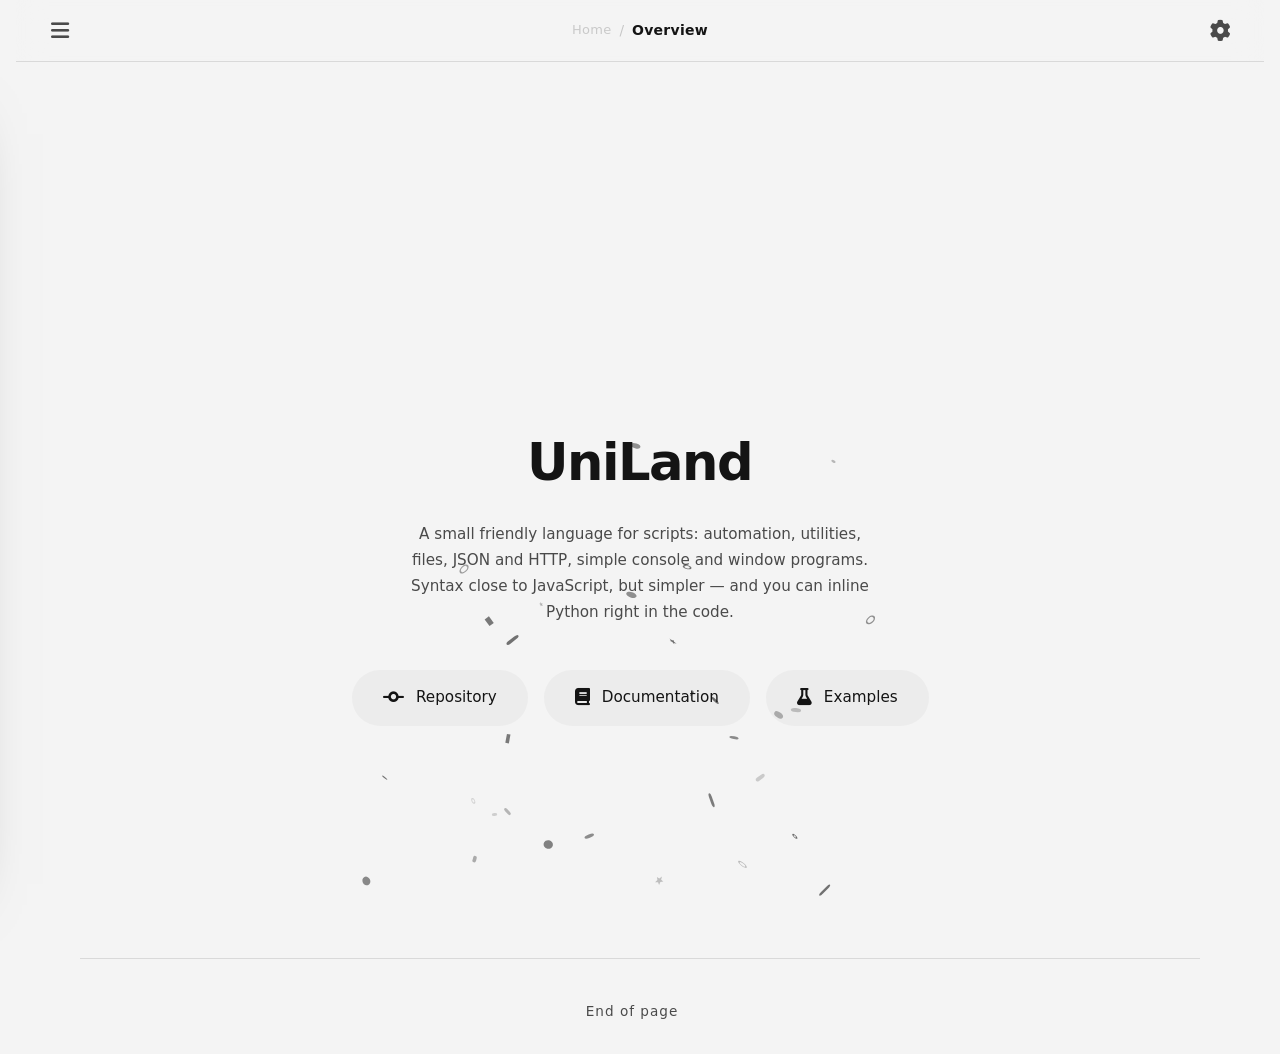
<file: uniland.html>
<!DOCTYPE html>
<html lang="en">
<head>
<meta charSet="utf-8"/>
<meta name="viewport" content="width=device-width, initial-scale=1"/>
<title>uniland · rawumi</title>
<meta name="description" content="a small friendly language for scripts."/>
<link rel="icon" href="assets/favicon.svg" type="image/svg+xml"/>
<link rel="stylesheet" href="assets/jetbrains-mono.css?v=1795276803"/>
<link rel="stylesheet" href="assets/fontawesome-subset.css?v=1795276803"/>
<link rel="stylesheet" href="assets/style.css?v=1795276803"/>
<link rel="stylesheet" href="assets/docs.css?v=1795276803"/>
<link rel="stylesheet" href="assets/fx.css?v=1795276803"/>
<link rel="stylesheet" href="assets/m3.css?v=1795276803"/>
</head>
<body>
<div class="SideNav-module__W2m5EW__overlay" id="sideOverlay" aria-hidden="true"></div>
<aside class="SideNav-module__W2m5EW__sideNav" id="sideNav">
<nav class="SideNav-module__W2m5EW__navList" id="sideNavList"></nav>
</aside>
<div class="TopBar-module__hfKmSa__topBar">
<div class="TopBar-module__hfKmSa__leftSlot">
<div class="TopBar-module__hfKmSa__settingsBtnWrap">
<button class="TopBar-module__hfKmSa__settingsBtn" id="navBtn" aria-label="Open navigation"><i class="fas fa-bars"></i></button>
<span class="TopBar-module__hfKmSa__tooltip TopBar-module__hfKmSa__tooltipRight" data-i18n="navigation">Navigation</span>
</div>
</div>
<nav class="TopBar-module__hfKmSa__breadcrumb" aria-label="breadcrumb">
<span class="TopBar-module__hfKmSa__breadcrumbItem TopBar-module__hfKmSa__breadcrumbItemHidden"><a class="TopBar-module__hfKmSa__breadcrumbPrev" href="index.html" data-i18n="navHomeLabel">Home</a></span><span class="TopBar-module__hfKmSa__breadcrumbItem"><span class="TopBar-module__hfKmSa__breadcrumbSep">/</span><span class="TopBar-module__hfKmSa__breadcrumbCurrent" data-i18n="unilandOverview">Overview</span></span>
</nav>
<div class="TopBar-module__hfKmSa__rightControls">
<div class="TopBar-module__hfKmSa__settingsBtnWrap">
<button class="TopBar-module__hfKmSa__settingsBtn" id="settingsBtn" aria-label="Settings"><i class="fas fa-cog"></i></button>
<span class="TopBar-module__hfKmSa__tooltip" id="settingsTooltip" data-i18n="preferences">Preferences</span>
</div>
<div class="TopBar-module__hfKmSa__popup" id="settingsPopup">
<div class="TopBar-module__hfKmSa__popupSection">
<div class="TopBar-module__hfKmSa__popupTitle" data-i18n="theme">Theme</div>
<div class="TopBar-module__hfKmSa__optionRow">
<button class="TopBar-module__hfKmSa__optionBtn js-theme-btn" data-theme="auto">Auto</button>
<button class="TopBar-module__hfKmSa__optionBtn js-theme-btn" data-theme="light" aria-label="Light"><i class="fas fa-sun"></i></button>
<button class="TopBar-module__hfKmSa__optionBtn js-theme-btn" data-theme="dark" aria-label="Dark"><i class="fas fa-moon"></i></button>
</div>
</div>
<div class="TopBar-module__hfKmSa__popupSection">
<div class="TopBar-module__hfKmSa__popupTitle" data-i18n="language">Language</div>
<div class="TopBar-module__hfKmSa__optionRow">
<button class="TopBar-module__hfKmSa__optionBtn js-lang-btn" data-lang="en">EN</button>
<button class="TopBar-module__hfKmSa__optionBtn js-lang-btn" data-lang="ru">RU</button>
</div>
</div>
<div class="TopBar-module__hfKmSa__popupSection">
<div class="TopBar-module__hfKmSa__popupTitle" data-i18n="effects">Effects</div>
<div class="TopBar-module__hfKmSa__optionRow">
<div class="TopBar-module__hfKmSa__settingsBtnWrap">
<button class="TopBar-module__hfKmSa__optionBtn" id="particlesBtn" type="button" aria-label="Click particles"><i class="fas fa-wand-magic-sparkles"></i></button>
<span class="TopBar-module__hfKmSa__tooltip" data-i18n="particles">Click particles</span>
</div>
</div>
</div>
</div>
</div>
</div>
<div class="page-module__E0kJGG__container" data-page="uniland"><div class="page-module__bkK2cG__container">
<main class="page-module__bkK2cG__main">
<h1 class="jelly-drop">UniLand</h1>
<p class="page-module__bkK2cG__description jelly-rise" data-i18n="unilandDesc"></p>
<div class="page-module__bkK2cG__buttons jelly-rise">
<a href="https://github.com/rawumi/uniland" class="page-module__bkK2cG__button" target="_blank" rel="noopener"><i class="fas fa-code-commit"></i><span data-i18n="btnRepo">Repository</span></a>
<a href="uniland-doc.html" class="page-module__bkK2cG__button"><i class="fas fa-book"></i><span data-i18n="btnDocs">Documentation</span></a>
<a href="uniland-examples.html" class="page-module__bkK2cG__button"><i class="fas fa-flask"></i><span data-i18n="btnExamples">Examples</span></a>
</div>
</main>
<footer class="page-module__iRtBbG__footer">
<p id="animated-text"><span data-i18n="endOfPage">End of page</span><span aria-hidden="true" style="display:inline-flex"><span class="animated-dot" style="animation-delay:0s">.</span><span class="animated-dot" style="animation-delay:0.2s">.</span><span class="animated-dot" style="animation-delay:0.4s">.</span></span></p>
</footer>
</div>
<script src="data.js?v=1795276803"></script>
<script src="app.js?v=1795276803"></script>
<script src="assets/fx.js?v=1795276803"></script>
</body>
</html>
</file>
